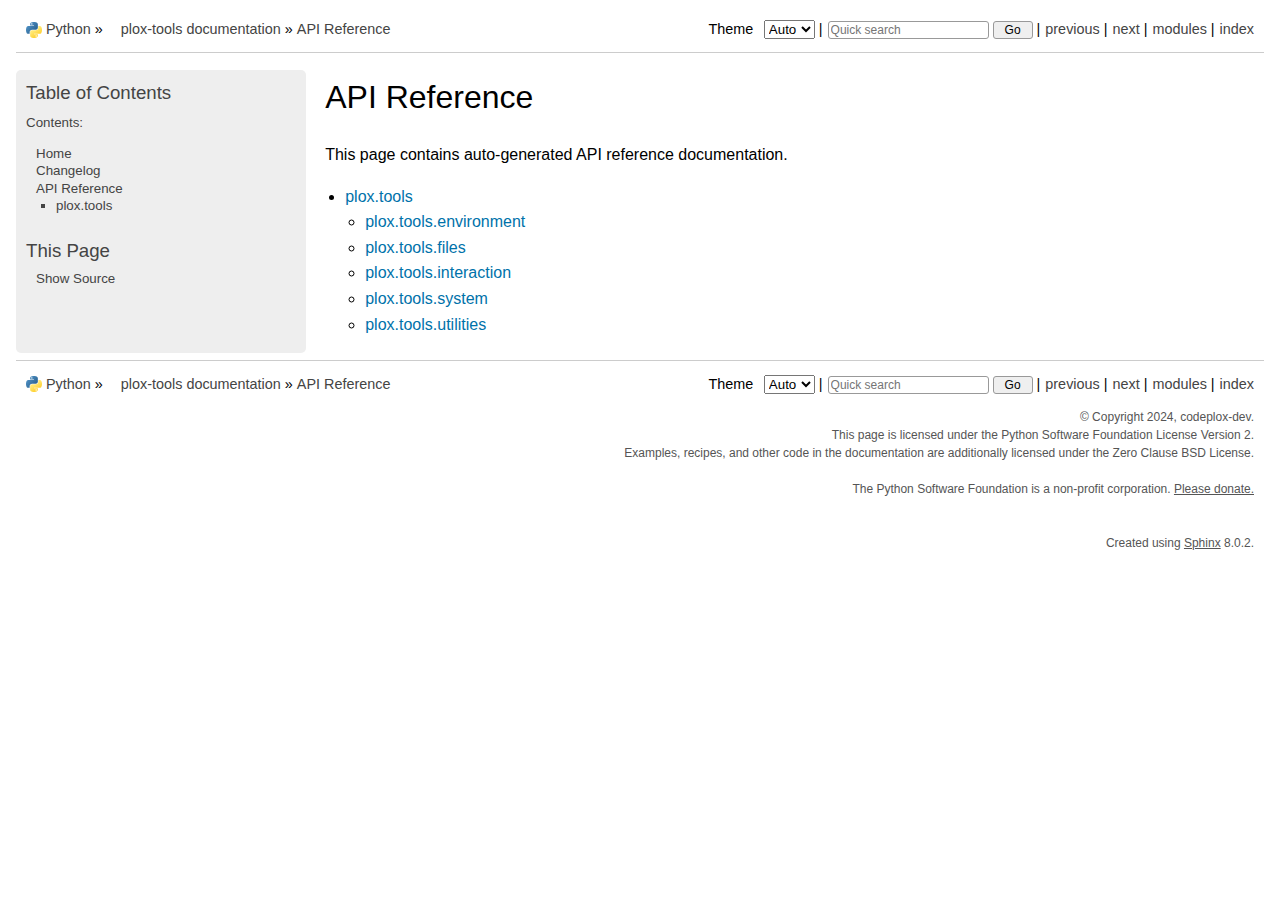
<file: api/index.html>
<!DOCTYPE html>

<html lang="en" data-content_root="../">
  <head>
    <meta charset="utf-8" />
    <meta name="viewport" content="width=device-width, initial-scale=1.0" /><meta name="viewport" content="width=device-width, initial-scale=1" />

    <title>API Reference &#8212; plox-tools  documentation</title><meta name="viewport" content="width=device-width, initial-scale=1.0">
    
    <link rel="stylesheet" type="text/css" href="../_static/pygments.css?v=80d5e7a1" />
    <link rel="stylesheet" type="text/css" href="../_static/pydoctheme.css?v=41b4f12d" />
    <link rel="stylesheet" type="text/css" href="../_static/graphviz.css?v=fd3f3429" />
    <link id="pygments_dark_css" media="(prefers-color-scheme: dark)" rel="stylesheet" type="text/css" href="../_static/pygments_dark.css?v=b20cc3f5" />
    <link rel="stylesheet" type="text/css" href="../_static/custom.css?v=ab55c6b8" />
    
    <script src="../_static/documentation_options.js?v=5929fcd5"></script>
    <script src="../_static/doctools.js?v=9a2dae69"></script>
    <script src="../_static/sphinx_highlight.js?v=dc90522c"></script>
    
    <link rel="index" title="Index" href="../genindex.html" />
    <link rel="search" title="Search" href="../search.html" />
    <link rel="next" title="plox.tools" href="plox/tools/index.html" />
    <link rel="prev" title="Changelog" href="../changelog.html" /><link rel="stylesheet" href="../_static/pydoctheme_dark.css" media="(prefers-color-scheme: dark)" id="pydoctheme_dark_css">
    <link rel="shortcut icon" type="image/png" href="../_static/py.svg" />
            <script type="text/javascript" src="../_static/copybutton.js"></script>
            <script type="text/javascript" src="../_static/menu.js"></script>
            <script type="text/javascript" src="../_static/search-focus.js"></script>
            <script type="text/javascript" src="../_static/themetoggle.js"></script> 
  </head>
<body>
<div class="mobile-nav">
    <input type="checkbox" id="menuToggler" class="toggler__input" aria-controls="navigation"
           aria-pressed="false" aria-expanded="false" role="button" aria-label="Menu" />
    <nav class="nav-content" role="navigation">
        <label for="menuToggler" class="toggler__label">
            <span></span>
        </label>
        <span class="nav-items-wrapper">
            <a href="https://www.python.org/" class="nav-logo">
                <img src="../_static/py.svg" alt="Python logo"/>
            </a>
            <span class="version_switcher_placeholder"></span>
            <form role="search" class="search" action="../search.html" method="get">
                <svg xmlns="http://www.w3.org/2000/svg" width="20" height="20" viewBox="0 0 24 24" class="search-icon">
                    <path fill-rule="nonzero" fill="currentColor" d="M15.5 14h-.79l-.28-.27a6.5 6.5 0 001.48-5.34c-.47-2.78-2.79-5-5.59-5.34a6.505 6.505 0 00-7.27 7.27c.34 2.8 2.56 5.12 5.34 5.59a6.5 6.5 0 005.34-1.48l.27.28v.79l4.25 4.25c.41.41 1.08.41 1.49 0 .41-.41.41-1.08 0-1.49L15.5 14zm-6 0C7.01 14 5 11.99 5 9.5S7.01 5 9.5 5 14 7.01 14 9.5 11.99 14 9.5 14z"></path>
                </svg>
                <input placeholder="Quick search" aria-label="Quick search" type="search" name="q" />
                <input type="submit" value="Go"/>
            </form>
        </span>
    </nav>
    <div class="menu-wrapper">
        <nav class="menu" role="navigation" aria-label="main navigation">
            <div class="language_switcher_placeholder"></div>
            
<label class="theme-selector-label">
    Theme
    <select class="theme-selector" oninput="activateTheme(this.value)">
        <option value="auto" selected>Auto</option>
        <option value="light">Light</option>
        <option value="dark">Dark</option>
    </select>
</label>
<h3><a href="../index.html">Table of Contents</a></h3>
<p class="caption" role="heading"><span class="caption-text">Contents:</span></p>
<ul class="current">
<li class="toctree-l1"><a class="reference internal" href="../index.html">Home</a></li>
<li class="toctree-l1"><a class="reference internal" href="../changelog.html">Changelog</a></li>
<li class="toctree-l1 current"><a class="current reference internal" href="#">API Reference</a><ul>
<li class="toctree-l2"><a class="reference internal" href="plox/tools/index.html">plox.tools</a></li>
</ul>
</li>
</ul>

  <div role="note" aria-label="source link">
    <h3>This Page</h3>
    <ul class="this-page-menu">
      <li><a href="../_sources/api/index.rst.txt"
            rel="nofollow">Show Source</a></li>
    </ul>
   </div>
<search id="searchbox" style="display: none" role="search">
  <h3 id="searchlabel">Quick search</h3>
    <div class="searchformwrapper">
    <form class="search" action="../search.html" method="get">
      <input type="text" name="q" aria-labelledby="searchlabel" autocomplete="off" autocorrect="off" autocapitalize="off" spellcheck="false"/>
      <input type="submit" value="Go" />
    </form>
    </div>
</search>
<script>document.getElementById('searchbox').style.display = "block"</script>
        </nav>
    </div>
</div>
  
    <div class="related" role="navigation" aria-label="Related">
      <h3>Navigation</h3>
      <ul>
        <li class="right" style="margin-right: 10px">
          <a href="../genindex.html" title="General Index"
             accesskey="I">index</a></li>
        <li class="right" >
          <a href="../py-modindex.html" title="Python Module Index"
             >modules</a> |</li>
        <li class="right" >
          <a href="plox/tools/index.html" title="plox.tools"
             accesskey="N">next</a> |</li>
        <li class="right" >
          <a href="../changelog.html" title="Changelog"
             accesskey="P">previous</a> |</li>
          <li><img src="../_static/py.svg" alt="Python logo" style="vertical-align: middle; margin-top: -1px"/></li>
          <li><a href="https://www.python.org/">Python</a> &#187;</li>
          <li class="switchers">
            <div class="language_switcher_placeholder"></div>
            <div class="version_switcher_placeholder"></div>
          </li>
          <li>
              
              <a href="../index.html">plox-tools  documentation</a> &#187;
              
          </li>
        <li class="nav-item nav-item-this"><a href="">API Reference</a></li>
                <li class="right">
                    

    <div class="inline-search" role="search">
        <form class="inline-search" action="../search.html" method="get">
          <input placeholder="Quick search" aria-label="Quick search" type="search" name="q" id="search-box" />
          <input type="submit" value="Go" />
        </form>
    </div>
                     |
                </li>
            <li class="right">
<label class="theme-selector-label">
    Theme
    <select class="theme-selector" oninput="activateTheme(this.value)">
        <option value="auto" selected>Auto</option>
        <option value="light">Light</option>
        <option value="dark">Dark</option>
    </select>
</label> |</li>
            
      </ul>
    </div>    

    <div class="document">
      <div class="documentwrapper">
        <div class="bodywrapper">
          <div class="body" role="main">
            
  <section id="api-reference">
<h1>API Reference<a class="headerlink" href="#api-reference" title="Link to this heading">¶</a></h1>
<p>This page contains auto-generated API reference documentation.</p>
<div class="toctree-wrapper compound">
<ul>
<li class="toctree-l1"><a class="reference internal" href="plox/tools/index.html">plox.tools</a><ul>
<li class="toctree-l2"><a class="reference internal" href="plox/tools/environment/index.html">plox.tools.environment</a></li>
<li class="toctree-l2"><a class="reference internal" href="plox/tools/files/index.html">plox.tools.files</a></li>
<li class="toctree-l2"><a class="reference internal" href="plox/tools/interaction/index.html">plox.tools.interaction</a></li>
<li class="toctree-l2"><a class="reference internal" href="plox/tools/system/index.html">plox.tools.system</a></li>
<li class="toctree-l2"><a class="reference internal" href="plox/tools/utilities/index.html">plox.tools.utilities</a></li>
</ul>
</li>
</ul>
</div>
</section>


            <div class="clearer"></div>
          </div>
        </div>
      </div>
      <div class="sphinxsidebar" role="navigation" aria-label="Main">
        <div class="sphinxsidebarwrapper">
<h3><a href="../index.html">Table of Contents</a></h3>
<p class="caption" role="heading"><span class="caption-text">Contents:</span></p>
<ul class="current">
<li class="toctree-l1"><a class="reference internal" href="../index.html">Home</a></li>
<li class="toctree-l1"><a class="reference internal" href="../changelog.html">Changelog</a></li>
<li class="toctree-l1 current"><a class="current reference internal" href="#">API Reference</a><ul>
<li class="toctree-l2"><a class="reference internal" href="plox/tools/index.html">plox.tools</a></li>
</ul>
</li>
</ul>

  <div role="note" aria-label="source link">
    <h3>This Page</h3>
    <ul class="this-page-menu">
      <li><a href="../_sources/api/index.rst.txt"
            rel="nofollow">Show Source</a></li>
    </ul>
   </div>
<search id="searchbox" style="display: none" role="search">
  <h3 id="searchlabel">Quick search</h3>
    <div class="searchformwrapper">
    <form class="search" action="../search.html" method="get">
      <input type="text" name="q" aria-labelledby="searchlabel" autocomplete="off" autocorrect="off" autocapitalize="off" spellcheck="false"/>
      <input type="submit" value="Go" />
    </form>
    </div>
</search>
<script>document.getElementById('searchbox').style.display = "block"</script>
        </div>
      </div>
      <div class="clearer"></div>
    </div>  
    <div class="related" role="navigation" aria-label="Related">
      <h3>Navigation</h3>
      <ul>
        <li class="right" style="margin-right: 10px">
          <a href="../genindex.html" title="General Index"
             >index</a></li>
        <li class="right" >
          <a href="../py-modindex.html" title="Python Module Index"
             >modules</a> |</li>
        <li class="right" >
          <a href="plox/tools/index.html" title="plox.tools"
             >next</a> |</li>
        <li class="right" >
          <a href="../changelog.html" title="Changelog"
             >previous</a> |</li>
          <li><img src="../_static/py.svg" alt="Python logo" style="vertical-align: middle; margin-top: -1px"/></li>
          <li><a href="https://www.python.org/">Python</a> &#187;</li>
          <li class="switchers">
            <div class="language_switcher_placeholder"></div>
            <div class="version_switcher_placeholder"></div>
          </li>
          <li>
              
              <a href="../index.html">plox-tools  documentation</a> &#187;
              
          </li>
        <li class="nav-item nav-item-this"><a href="">API Reference</a></li>
                <li class="right">
                    

    <div class="inline-search" role="search">
        <form class="inline-search" action="../search.html" method="get">
          <input placeholder="Quick search" aria-label="Quick search" type="search" name="q" id="search-box" />
          <input type="submit" value="Go" />
        </form>
    </div>
                     |
                </li>
            <li class="right">
<label class="theme-selector-label">
    Theme
    <select class="theme-selector" oninput="activateTheme(this.value)">
        <option value="auto" selected>Auto</option>
        <option value="light">Light</option>
        <option value="dark">Dark</option>
    </select>
</label> |</li>
            
      </ul>
    </div>  
    <div class="footer">
    &copy; 
    Copyright
     2024, codeplox-dev.
    <br />
    This page is licensed under the Python Software Foundation License Version 2.
    <br />
    Examples, recipes, and other code in the documentation are additionally licensed under the Zero Clause BSD License.
    <br />
    
    
    <br />

    The Python Software Foundation is a non-profit corporation.
<a href="https://www.python.org/psf/donations/">Please donate.</a>
<br />
    <br />
    
    <br />

    Created using <a href="https://www.sphinx-doc.org/">Sphinx</a> 8.0.2.
    </div>

  </body>
</html>
</file>
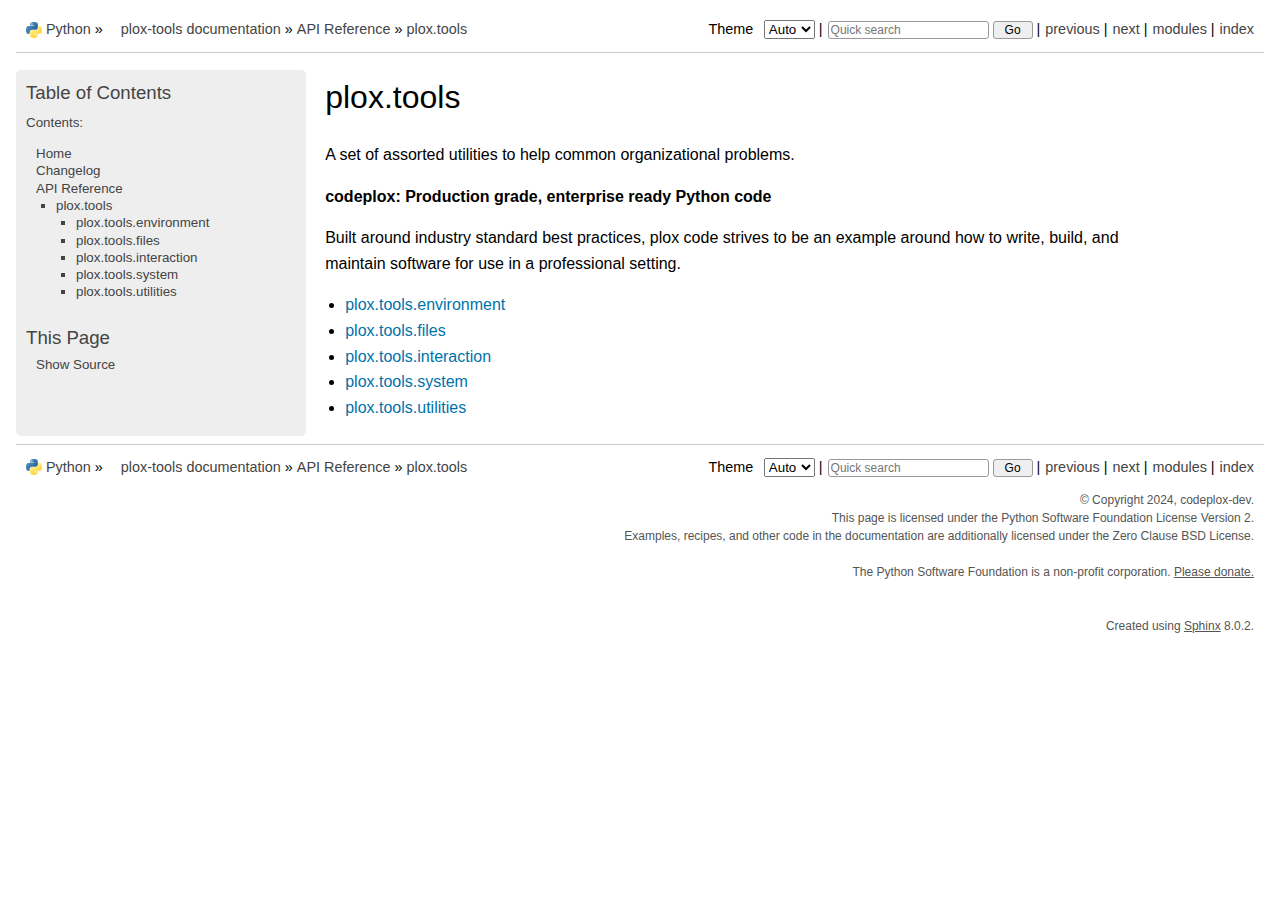
<file: api/plox/tools/index.html>
<!DOCTYPE html>

<html lang="en" data-content_root="../../../">
  <head>
    <meta charset="utf-8" />
    <meta name="viewport" content="width=device-width, initial-scale=1.0" /><meta name="viewport" content="width=device-width, initial-scale=1" />

    <title>plox.tools &#8212; plox-tools  documentation</title><meta name="viewport" content="width=device-width, initial-scale=1.0">
    
    <link rel="stylesheet" type="text/css" href="../../../_static/pygments.css?v=80d5e7a1" />
    <link rel="stylesheet" type="text/css" href="../../../_static/pydoctheme.css?v=41b4f12d" />
    <link rel="stylesheet" type="text/css" href="../../../_static/graphviz.css?v=fd3f3429" />
    <link id="pygments_dark_css" media="(prefers-color-scheme: dark)" rel="stylesheet" type="text/css" href="../../../_static/pygments_dark.css?v=b20cc3f5" />
    <link rel="stylesheet" type="text/css" href="../../../_static/custom.css?v=ab55c6b8" />
    
    <script src="../../../_static/documentation_options.js?v=5929fcd5"></script>
    <script src="../../../_static/doctools.js?v=9a2dae69"></script>
    <script src="../../../_static/sphinx_highlight.js?v=dc90522c"></script>
    
    <link rel="index" title="Index" href="../../../genindex.html" />
    <link rel="search" title="Search" href="../../../search.html" />
    <link rel="next" title="plox.tools.environment" href="environment/index.html" />
    <link rel="prev" title="API Reference" href="../../index.html" /><link rel="stylesheet" href="../../../_static/pydoctheme_dark.css" media="(prefers-color-scheme: dark)" id="pydoctheme_dark_css">
    <link rel="shortcut icon" type="image/png" href="../../../_static/py.svg" />
            <script type="text/javascript" src="../../../_static/copybutton.js"></script>
            <script type="text/javascript" src="../../../_static/menu.js"></script>
            <script type="text/javascript" src="../../../_static/search-focus.js"></script>
            <script type="text/javascript" src="../../../_static/themetoggle.js"></script> 
  </head>
<body>
<div class="mobile-nav">
    <input type="checkbox" id="menuToggler" class="toggler__input" aria-controls="navigation"
           aria-pressed="false" aria-expanded="false" role="button" aria-label="Menu" />
    <nav class="nav-content" role="navigation">
        <label for="menuToggler" class="toggler__label">
            <span></span>
        </label>
        <span class="nav-items-wrapper">
            <a href="https://www.python.org/" class="nav-logo">
                <img src="../../../_static/py.svg" alt="Python logo"/>
            </a>
            <span class="version_switcher_placeholder"></span>
            <form role="search" class="search" action="../../../search.html" method="get">
                <svg xmlns="http://www.w3.org/2000/svg" width="20" height="20" viewBox="0 0 24 24" class="search-icon">
                    <path fill-rule="nonzero" fill="currentColor" d="M15.5 14h-.79l-.28-.27a6.5 6.5 0 001.48-5.34c-.47-2.78-2.79-5-5.59-5.34a6.505 6.505 0 00-7.27 7.27c.34 2.8 2.56 5.12 5.34 5.59a6.5 6.5 0 005.34-1.48l.27.28v.79l4.25 4.25c.41.41 1.08.41 1.49 0 .41-.41.41-1.08 0-1.49L15.5 14zm-6 0C7.01 14 5 11.99 5 9.5S7.01 5 9.5 5 14 7.01 14 9.5 11.99 14 9.5 14z"></path>
                </svg>
                <input placeholder="Quick search" aria-label="Quick search" type="search" name="q" />
                <input type="submit" value="Go"/>
            </form>
        </span>
    </nav>
    <div class="menu-wrapper">
        <nav class="menu" role="navigation" aria-label="main navigation">
            <div class="language_switcher_placeholder"></div>
            
<label class="theme-selector-label">
    Theme
    <select class="theme-selector" oninput="activateTheme(this.value)">
        <option value="auto" selected>Auto</option>
        <option value="light">Light</option>
        <option value="dark">Dark</option>
    </select>
</label>
<h3><a href="../../../index.html">Table of Contents</a></h3>
<p class="caption" role="heading"><span class="caption-text">Contents:</span></p>
<ul class="current">
<li class="toctree-l1"><a class="reference internal" href="../../../index.html">Home</a></li>
<li class="toctree-l1"><a class="reference internal" href="../../../changelog.html">Changelog</a></li>
<li class="toctree-l1 current"><a class="reference internal" href="../../index.html">API Reference</a><ul class="current">
<li class="toctree-l2 current"><a class="current reference internal" href="#">plox.tools</a><ul>
<li class="toctree-l3"><a class="reference internal" href="environment/index.html">plox.tools.environment</a></li>
<li class="toctree-l3"><a class="reference internal" href="files/index.html">plox.tools.files</a></li>
<li class="toctree-l3"><a class="reference internal" href="interaction/index.html">plox.tools.interaction</a></li>
<li class="toctree-l3"><a class="reference internal" href="system/index.html">plox.tools.system</a></li>
<li class="toctree-l3"><a class="reference internal" href="utilities/index.html">plox.tools.utilities</a></li>
</ul>
</li>
</ul>
</li>
</ul>

  <div role="note" aria-label="source link">
    <h3>This Page</h3>
    <ul class="this-page-menu">
      <li><a href="../../../_sources/api/plox/tools/index.rst.txt"
            rel="nofollow">Show Source</a></li>
    </ul>
   </div>
<search id="searchbox" style="display: none" role="search">
  <h3 id="searchlabel">Quick search</h3>
    <div class="searchformwrapper">
    <form class="search" action="../../../search.html" method="get">
      <input type="text" name="q" aria-labelledby="searchlabel" autocomplete="off" autocorrect="off" autocapitalize="off" spellcheck="false"/>
      <input type="submit" value="Go" />
    </form>
    </div>
</search>
<script>document.getElementById('searchbox').style.display = "block"</script>
        </nav>
    </div>
</div>
  
    <div class="related" role="navigation" aria-label="Related">
      <h3>Navigation</h3>
      <ul>
        <li class="right" style="margin-right: 10px">
          <a href="../../../genindex.html" title="General Index"
             accesskey="I">index</a></li>
        <li class="right" >
          <a href="../../../py-modindex.html" title="Python Module Index"
             >modules</a> |</li>
        <li class="right" >
          <a href="environment/index.html" title="plox.tools.environment"
             accesskey="N">next</a> |</li>
        <li class="right" >
          <a href="../../index.html" title="API Reference"
             accesskey="P">previous</a> |</li>
          <li><img src="../../../_static/py.svg" alt="Python logo" style="vertical-align: middle; margin-top: -1px"/></li>
          <li><a href="https://www.python.org/">Python</a> &#187;</li>
          <li class="switchers">
            <div class="language_switcher_placeholder"></div>
            <div class="version_switcher_placeholder"></div>
          </li>
          <li>
              
              <a href="../../../index.html">plox-tools  documentation</a> &#187;
              
          </li>
          <li class="nav-item nav-item-1"><a href="../../index.html" accesskey="U">API Reference</a> &#187;</li>
        <li class="nav-item nav-item-this"><a href="">plox.tools</a></li>
                <li class="right">
                    

    <div class="inline-search" role="search">
        <form class="inline-search" action="../../../search.html" method="get">
          <input placeholder="Quick search" aria-label="Quick search" type="search" name="q" id="search-box" />
          <input type="submit" value="Go" />
        </form>
    </div>
                     |
                </li>
            <li class="right">
<label class="theme-selector-label">
    Theme
    <select class="theme-selector" oninput="activateTheme(this.value)">
        <option value="auto" selected>Auto</option>
        <option value="light">Light</option>
        <option value="dark">Dark</option>
    </select>
</label> |</li>
            
      </ul>
    </div>    

    <div class="document">
      <div class="documentwrapper">
        <div class="bodywrapper">
          <div class="body" role="main">
            
  <section id="module-plox.tools">
<span id="plox-tools"></span><h1>plox.tools<a class="headerlink" href="#module-plox.tools" title="Link to this heading">¶</a></h1>
<p>A set of assorted utilities to help common organizational problems.</p>
<p><strong>codeplox: Production grade, enterprise ready Python code</strong></p>
<p>Built around industry standard best practices, plox code strives to be an
example around how to write, build, and maintain software for use in a professional
setting.</p>
<div class="toctree-wrapper compound">
<ul>
<li class="toctree-l1"><a class="reference internal" href="environment/index.html">plox.tools.environment</a></li>
<li class="toctree-l1"><a class="reference internal" href="files/index.html">plox.tools.files</a></li>
<li class="toctree-l1"><a class="reference internal" href="interaction/index.html">plox.tools.interaction</a></li>
<li class="toctree-l1"><a class="reference internal" href="system/index.html">plox.tools.system</a></li>
<li class="toctree-l1"><a class="reference internal" href="utilities/index.html">plox.tools.utilities</a></li>
</ul>
</div>
</section>


            <div class="clearer"></div>
          </div>
        </div>
      </div>
      <div class="sphinxsidebar" role="navigation" aria-label="Main">
        <div class="sphinxsidebarwrapper">
<h3><a href="../../../index.html">Table of Contents</a></h3>
<p class="caption" role="heading"><span class="caption-text">Contents:</span></p>
<ul class="current">
<li class="toctree-l1"><a class="reference internal" href="../../../index.html">Home</a></li>
<li class="toctree-l1"><a class="reference internal" href="../../../changelog.html">Changelog</a></li>
<li class="toctree-l1 current"><a class="reference internal" href="../../index.html">API Reference</a><ul class="current">
<li class="toctree-l2 current"><a class="current reference internal" href="#">plox.tools</a><ul>
<li class="toctree-l3"><a class="reference internal" href="environment/index.html">plox.tools.environment</a></li>
<li class="toctree-l3"><a class="reference internal" href="files/index.html">plox.tools.files</a></li>
<li class="toctree-l3"><a class="reference internal" href="interaction/index.html">plox.tools.interaction</a></li>
<li class="toctree-l3"><a class="reference internal" href="system/index.html">plox.tools.system</a></li>
<li class="toctree-l3"><a class="reference internal" href="utilities/index.html">plox.tools.utilities</a></li>
</ul>
</li>
</ul>
</li>
</ul>

  <div role="note" aria-label="source link">
    <h3>This Page</h3>
    <ul class="this-page-menu">
      <li><a href="../../../_sources/api/plox/tools/index.rst.txt"
            rel="nofollow">Show Source</a></li>
    </ul>
   </div>
<search id="searchbox" style="display: none" role="search">
  <h3 id="searchlabel">Quick search</h3>
    <div class="searchformwrapper">
    <form class="search" action="../../../search.html" method="get">
      <input type="text" name="q" aria-labelledby="searchlabel" autocomplete="off" autocorrect="off" autocapitalize="off" spellcheck="false"/>
      <input type="submit" value="Go" />
    </form>
    </div>
</search>
<script>document.getElementById('searchbox').style.display = "block"</script>
        </div>
      </div>
      <div class="clearer"></div>
    </div>  
    <div class="related" role="navigation" aria-label="Related">
      <h3>Navigation</h3>
      <ul>
        <li class="right" style="margin-right: 10px">
          <a href="../../../genindex.html" title="General Index"
             >index</a></li>
        <li class="right" >
          <a href="../../../py-modindex.html" title="Python Module Index"
             >modules</a> |</li>
        <li class="right" >
          <a href="environment/index.html" title="plox.tools.environment"
             >next</a> |</li>
        <li class="right" >
          <a href="../../index.html" title="API Reference"
             >previous</a> |</li>
          <li><img src="../../../_static/py.svg" alt="Python logo" style="vertical-align: middle; margin-top: -1px"/></li>
          <li><a href="https://www.python.org/">Python</a> &#187;</li>
          <li class="switchers">
            <div class="language_switcher_placeholder"></div>
            <div class="version_switcher_placeholder"></div>
          </li>
          <li>
              
              <a href="../../../index.html">plox-tools  documentation</a> &#187;
              
          </li>
          <li class="nav-item nav-item-1"><a href="../../index.html" >API Reference</a> &#187;</li>
        <li class="nav-item nav-item-this"><a href="">plox.tools</a></li>
                <li class="right">
                    

    <div class="inline-search" role="search">
        <form class="inline-search" action="../../../search.html" method="get">
          <input placeholder="Quick search" aria-label="Quick search" type="search" name="q" id="search-box" />
          <input type="submit" value="Go" />
        </form>
    </div>
                     |
                </li>
            <li class="right">
<label class="theme-selector-label">
    Theme
    <select class="theme-selector" oninput="activateTheme(this.value)">
        <option value="auto" selected>Auto</option>
        <option value="light">Light</option>
        <option value="dark">Dark</option>
    </select>
</label> |</li>
            
      </ul>
    </div>  
    <div class="footer">
    &copy; 
    Copyright
     2024, codeplox-dev.
    <br />
    This page is licensed under the Python Software Foundation License Version 2.
    <br />
    Examples, recipes, and other code in the documentation are additionally licensed under the Zero Clause BSD License.
    <br />
    
    
    <br />

    The Python Software Foundation is a non-profit corporation.
<a href="https://www.python.org/psf/donations/">Please donate.</a>
<br />
    <br />
    
    <br />

    Created using <a href="https://www.sphinx-doc.org/">Sphinx</a> 8.0.2.
    </div>

  </body>
</html>
</file>
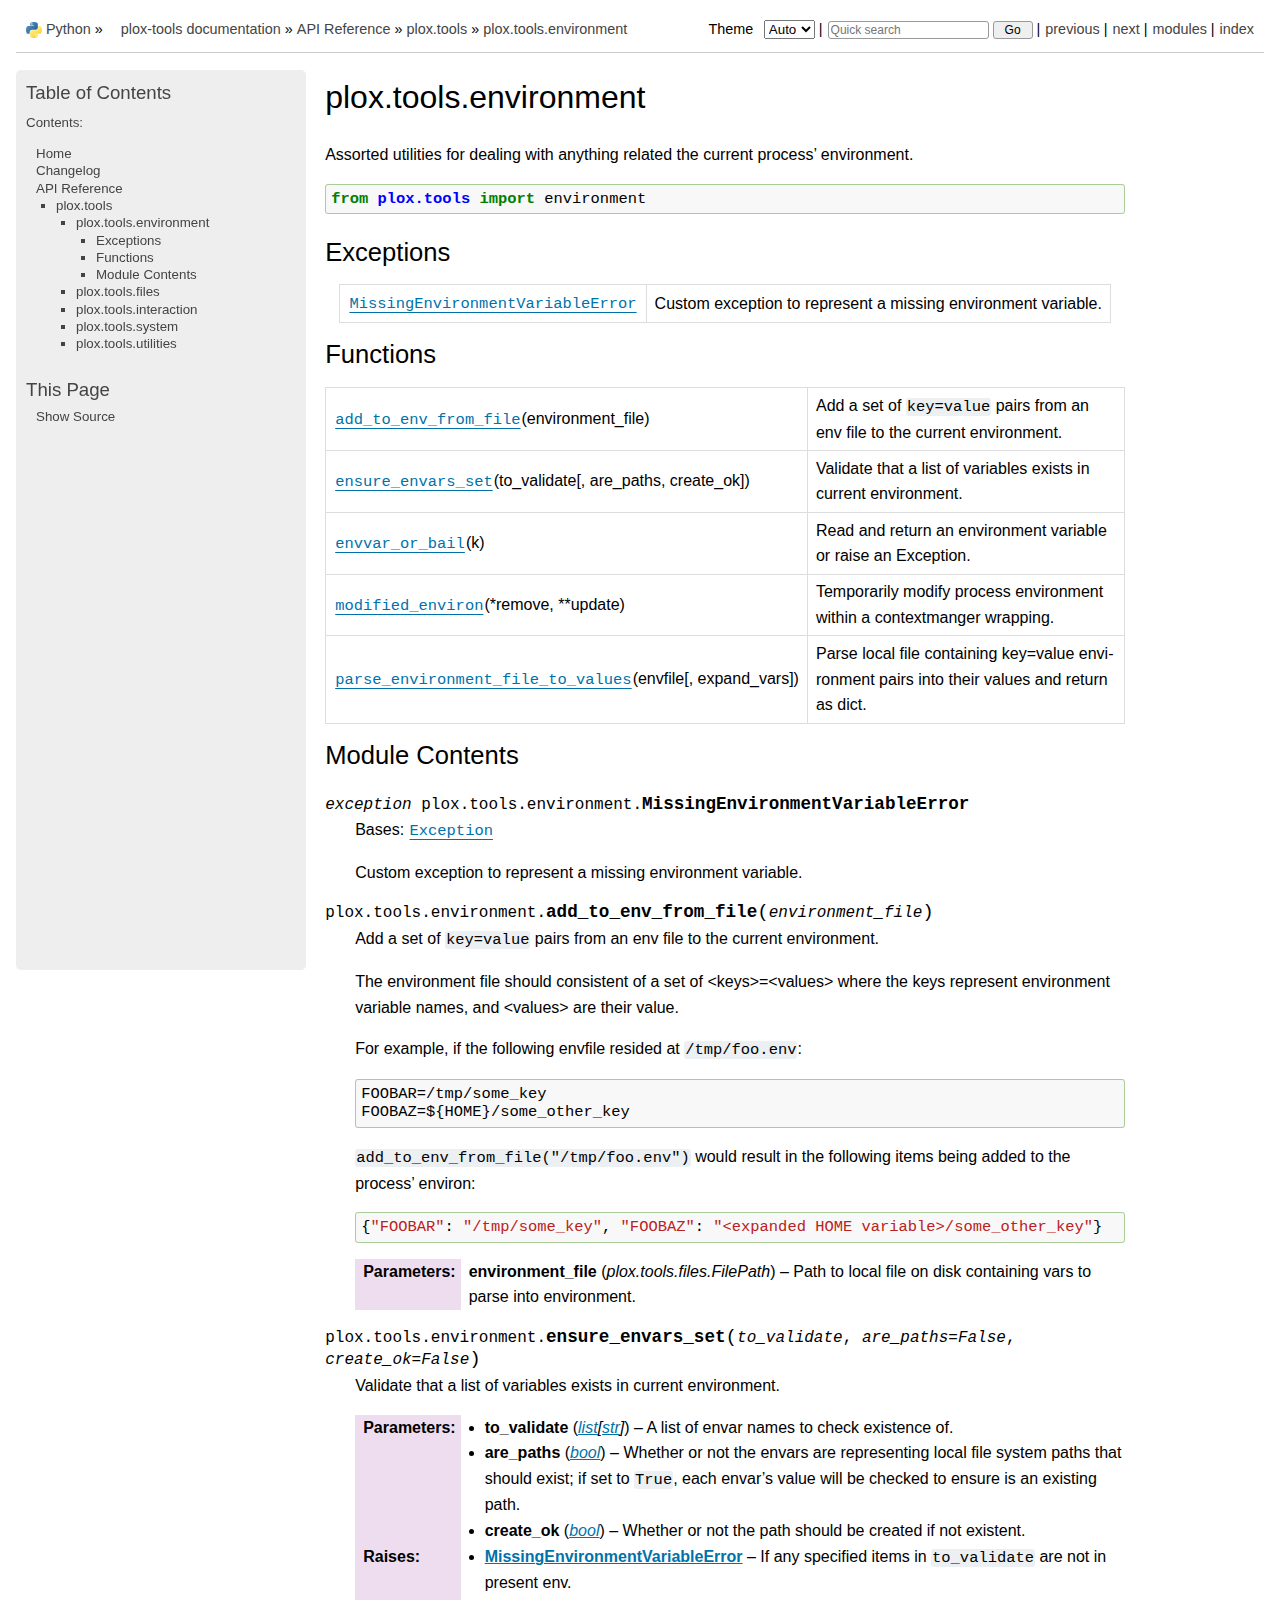
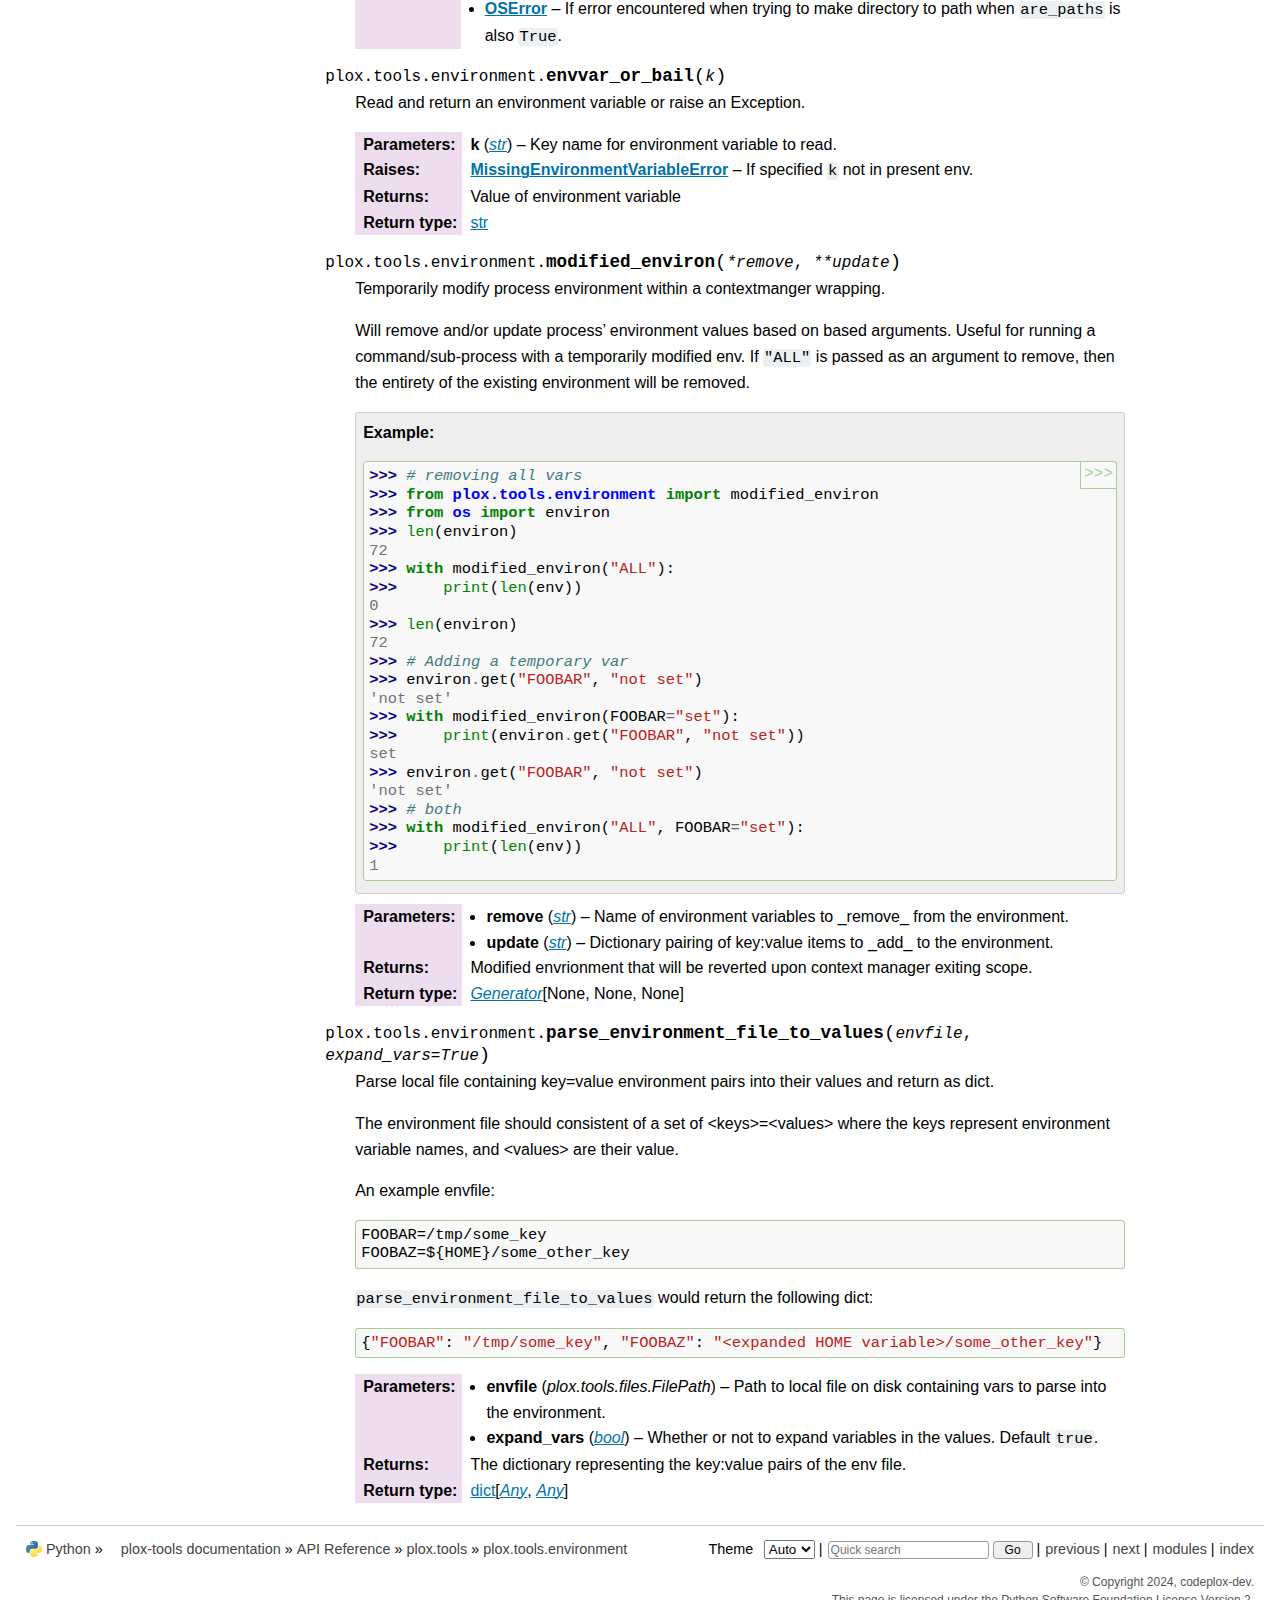
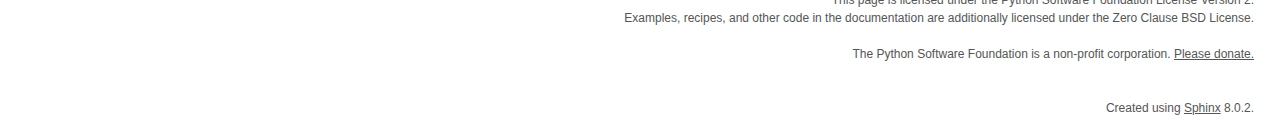
<file: api/plox/tools/environment/index.html>
<!DOCTYPE html>

<html lang="en" data-content_root="../../../../">
  <head>
    <meta charset="utf-8" />
    <meta name="viewport" content="width=device-width, initial-scale=1.0" /><meta name="viewport" content="width=device-width, initial-scale=1" />

    <title>plox.tools.environment &#8212; plox-tools  documentation</title><meta name="viewport" content="width=device-width, initial-scale=1.0">
    
    <link rel="stylesheet" type="text/css" href="../../../../_static/pygments.css?v=80d5e7a1" />
    <link rel="stylesheet" type="text/css" href="../../../../_static/pydoctheme.css?v=41b4f12d" />
    <link rel="stylesheet" type="text/css" href="../../../../_static/graphviz.css?v=fd3f3429" />
    <link id="pygments_dark_css" media="(prefers-color-scheme: dark)" rel="stylesheet" type="text/css" href="../../../../_static/pygments_dark.css?v=b20cc3f5" />
    <link rel="stylesheet" type="text/css" href="../../../../_static/custom.css?v=ab55c6b8" />
    
    <script src="../../../../_static/documentation_options.js?v=5929fcd5"></script>
    <script src="../../../../_static/doctools.js?v=9a2dae69"></script>
    <script src="../../../../_static/sphinx_highlight.js?v=dc90522c"></script>
    
    <link rel="index" title="Index" href="../../../../genindex.html" />
    <link rel="search" title="Search" href="../../../../search.html" />
    <link rel="next" title="plox.tools.files" href="../files/index.html" />
    <link rel="prev" title="plox.tools" href="../index.html" /><link rel="stylesheet" href="../../../../_static/pydoctheme_dark.css" media="(prefers-color-scheme: dark)" id="pydoctheme_dark_css">
    <link rel="shortcut icon" type="image/png" href="../../../../_static/py.svg" />
            <script type="text/javascript" src="../../../../_static/copybutton.js"></script>
            <script type="text/javascript" src="../../../../_static/menu.js"></script>
            <script type="text/javascript" src="../../../../_static/search-focus.js"></script>
            <script type="text/javascript" src="../../../../_static/themetoggle.js"></script> 
  </head>
<body>
<div class="mobile-nav">
    <input type="checkbox" id="menuToggler" class="toggler__input" aria-controls="navigation"
           aria-pressed="false" aria-expanded="false" role="button" aria-label="Menu" />
    <nav class="nav-content" role="navigation">
        <label for="menuToggler" class="toggler__label">
            <span></span>
        </label>
        <span class="nav-items-wrapper">
            <a href="https://www.python.org/" class="nav-logo">
                <img src="../../../../_static/py.svg" alt="Python logo"/>
            </a>
            <span class="version_switcher_placeholder"></span>
            <form role="search" class="search" action="../../../../search.html" method="get">
                <svg xmlns="http://www.w3.org/2000/svg" width="20" height="20" viewBox="0 0 24 24" class="search-icon">
                    <path fill-rule="nonzero" fill="currentColor" d="M15.5 14h-.79l-.28-.27a6.5 6.5 0 001.48-5.34c-.47-2.78-2.79-5-5.59-5.34a6.505 6.505 0 00-7.27 7.27c.34 2.8 2.56 5.12 5.34 5.59a6.5 6.5 0 005.34-1.48l.27.28v.79l4.25 4.25c.41.41 1.08.41 1.49 0 .41-.41.41-1.08 0-1.49L15.5 14zm-6 0C7.01 14 5 11.99 5 9.5S7.01 5 9.5 5 14 7.01 14 9.5 11.99 14 9.5 14z"></path>
                </svg>
                <input placeholder="Quick search" aria-label="Quick search" type="search" name="q" />
                <input type="submit" value="Go"/>
            </form>
        </span>
    </nav>
    <div class="menu-wrapper">
        <nav class="menu" role="navigation" aria-label="main navigation">
            <div class="language_switcher_placeholder"></div>
            
<label class="theme-selector-label">
    Theme
    <select class="theme-selector" oninput="activateTheme(this.value)">
        <option value="auto" selected>Auto</option>
        <option value="light">Light</option>
        <option value="dark">Dark</option>
    </select>
</label>
<h3><a href="../../../../index.html">Table of Contents</a></h3>
<p class="caption" role="heading"><span class="caption-text">Contents:</span></p>
<ul class="current">
<li class="toctree-l1"><a class="reference internal" href="../../../../index.html">Home</a></li>
<li class="toctree-l1"><a class="reference internal" href="../../../../changelog.html">Changelog</a></li>
<li class="toctree-l1 current"><a class="reference internal" href="../../../index.html">API Reference</a><ul class="current">
<li class="toctree-l2 current"><a class="reference internal" href="../index.html">plox.tools</a><ul class="current">
<li class="toctree-l3 current"><a class="current reference internal" href="#">plox.tools.environment</a><ul>
<li class="toctree-l4"><a class="reference internal" href="#exceptions">Exceptions</a></li>
<li class="toctree-l4"><a class="reference internal" href="#functions">Functions</a></li>
<li class="toctree-l4"><a class="reference internal" href="#module-contents">Module Contents</a></li>
</ul>
</li>
<li class="toctree-l3"><a class="reference internal" href="../files/index.html">plox.tools.files</a></li>
<li class="toctree-l3"><a class="reference internal" href="../interaction/index.html">plox.tools.interaction</a></li>
<li class="toctree-l3"><a class="reference internal" href="../system/index.html">plox.tools.system</a></li>
<li class="toctree-l3"><a class="reference internal" href="../utilities/index.html">plox.tools.utilities</a></li>
</ul>
</li>
</ul>
</li>
</ul>

  <div role="note" aria-label="source link">
    <h3>This Page</h3>
    <ul class="this-page-menu">
      <li><a href="../../../../_sources/api/plox/tools/environment/index.rst.txt"
            rel="nofollow">Show Source</a></li>
    </ul>
   </div>
<search id="searchbox" style="display: none" role="search">
  <h3 id="searchlabel">Quick search</h3>
    <div class="searchformwrapper">
    <form class="search" action="../../../../search.html" method="get">
      <input type="text" name="q" aria-labelledby="searchlabel" autocomplete="off" autocorrect="off" autocapitalize="off" spellcheck="false"/>
      <input type="submit" value="Go" />
    </form>
    </div>
</search>
<script>document.getElementById('searchbox').style.display = "block"</script>
        </nav>
    </div>
</div>
  
    <div class="related" role="navigation" aria-label="Related">
      <h3>Navigation</h3>
      <ul>
        <li class="right" style="margin-right: 10px">
          <a href="../../../../genindex.html" title="General Index"
             accesskey="I">index</a></li>
        <li class="right" >
          <a href="../../../../py-modindex.html" title="Python Module Index"
             >modules</a> |</li>
        <li class="right" >
          <a href="../files/index.html" title="plox.tools.files"
             accesskey="N">next</a> |</li>
        <li class="right" >
          <a href="../index.html" title="plox.tools"
             accesskey="P">previous</a> |</li>
          <li><img src="../../../../_static/py.svg" alt="Python logo" style="vertical-align: middle; margin-top: -1px"/></li>
          <li><a href="https://www.python.org/">Python</a> &#187;</li>
          <li class="switchers">
            <div class="language_switcher_placeholder"></div>
            <div class="version_switcher_placeholder"></div>
          </li>
          <li>
              
              <a href="../../../../index.html">plox-tools  documentation</a> &#187;
              
          </li>
          <li class="nav-item nav-item-1"><a href="../../../index.html" >API Reference</a> &#187;</li>
          <li class="nav-item nav-item-2"><a href="../index.html" accesskey="U">plox.tools</a> &#187;</li>
        <li class="nav-item nav-item-this"><a href="">plox.tools.environment</a></li>
                <li class="right">
                    

    <div class="inline-search" role="search">
        <form class="inline-search" action="../../../../search.html" method="get">
          <input placeholder="Quick search" aria-label="Quick search" type="search" name="q" id="search-box" />
          <input type="submit" value="Go" />
        </form>
    </div>
                     |
                </li>
            <li class="right">
<label class="theme-selector-label">
    Theme
    <select class="theme-selector" oninput="activateTheme(this.value)">
        <option value="auto" selected>Auto</option>
        <option value="light">Light</option>
        <option value="dark">Dark</option>
    </select>
</label> |</li>
            
      </ul>
    </div>    

    <div class="document">
      <div class="documentwrapper">
        <div class="bodywrapper">
          <div class="body" role="main">
            
  <section id="module-plox.tools.environment">
<span id="plox-tools-environment"></span><h1>plox.tools.environment<a class="headerlink" href="#module-plox.tools.environment" title="Link to this heading">¶</a></h1>
<p>Assorted utilities for dealing with anything related the current process’ environment.</p>
<div class="highlight-python notranslate"><div class="highlight"><pre><span></span><span class="kn">from</span> <span class="nn">plox.tools</span> <span class="kn">import</span> <span class="n">environment</span>
</pre></div>
</div>
<section id="exceptions">
<h2>Exceptions<a class="headerlink" href="#exceptions" title="Link to this heading">¶</a></h2>
<table class="autosummary longtable docutils align-default">
<tbody>
<tr class="row-odd"><td><p><a class="reference internal" href="#plox.tools.environment.MissingEnvironmentVariableError" title="plox.tools.environment.MissingEnvironmentVariableError"><code class="xref py py-obj docutils literal notranslate"><span class="pre">MissingEnvironmentVariableError</span></code></a></p></td>
<td><p>Custom exception to represent a missing environment variable.</p></td>
</tr>
</tbody>
</table>
</section>
<section id="functions">
<h2>Functions<a class="headerlink" href="#functions" title="Link to this heading">¶</a></h2>
<table class="autosummary longtable docutils align-default">
<tbody>
<tr class="row-odd"><td><p><a class="reference internal" href="#plox.tools.environment.add_to_env_from_file" title="plox.tools.environment.add_to_env_from_file"><code class="xref py py-obj docutils literal notranslate"><span class="pre">add_to_env_from_file</span></code></a>(environment_file)</p></td>
<td><p>Add a set of <code class="docutils literal notranslate"><span class="pre">key=value</span></code> pairs from an env file to the current environment.</p></td>
</tr>
<tr class="row-even"><td><p><a class="reference internal" href="#plox.tools.environment.ensure_envars_set" title="plox.tools.environment.ensure_envars_set"><code class="xref py py-obj docutils literal notranslate"><span class="pre">ensure_envars_set</span></code></a>(to_validate[, are_paths, create_ok])</p></td>
<td><p>Validate that a list of variables exists in current environment.</p></td>
</tr>
<tr class="row-odd"><td><p><a class="reference internal" href="#plox.tools.environment.envvar_or_bail" title="plox.tools.environment.envvar_or_bail"><code class="xref py py-obj docutils literal notranslate"><span class="pre">envvar_or_bail</span></code></a>(k)</p></td>
<td><p>Read and return an environment variable or raise an Exception.</p></td>
</tr>
<tr class="row-even"><td><p><a class="reference internal" href="#plox.tools.environment.modified_environ" title="plox.tools.environment.modified_environ"><code class="xref py py-obj docutils literal notranslate"><span class="pre">modified_environ</span></code></a>(*remove, **update)</p></td>
<td><p>Temporarily modify process environment within a contextmanger wrapping.</p></td>
</tr>
<tr class="row-odd"><td><p><a class="reference internal" href="#plox.tools.environment.parse_environment_file_to_values" title="plox.tools.environment.parse_environment_file_to_values"><code class="xref py py-obj docutils literal notranslate"><span class="pre">parse_environment_file_to_values</span></code></a>(envfile[, expand_vars])</p></td>
<td><p>Parse local file containing key=value environment pairs into their values and return as dict.</p></td>
</tr>
</tbody>
</table>
</section>
<section id="module-contents">
<h2>Module Contents<a class="headerlink" href="#module-contents" title="Link to this heading">¶</a></h2>
<dl class="py exception">
<dt class="sig sig-object py" id="plox.tools.environment.MissingEnvironmentVariableError">
<em class="property"><span class="pre">exception</span><span class="w"> </span></em><span class="sig-prename descclassname"><span class="pre">plox.tools.environment.</span></span><span class="sig-name descname"><span class="pre">MissingEnvironmentVariableError</span></span><a class="headerlink" href="#plox.tools.environment.MissingEnvironmentVariableError" title="Link to this definition">¶</a></dt>
<dd><p>Bases: <a class="reference external" href="https://docs.python.org/3.12/library/exceptions.html#Exception" title="(in Python v3.12)"><code class="xref py py-obj docutils literal notranslate"><span class="pre">Exception</span></code></a></p>
<p>Custom exception to represent a missing environment variable.</p>
</dd></dl>

<dl class="py function">
<dt class="sig sig-object py" id="plox.tools.environment.add_to_env_from_file">
<span class="sig-prename descclassname"><span class="pre">plox.tools.environment.</span></span><span class="sig-name descname"><span class="pre">add_to_env_from_file</span></span><span class="sig-paren">(</span><em class="sig-param"><span class="n"><span class="pre">environment_file</span></span></em><span class="sig-paren">)</span><a class="headerlink" href="#plox.tools.environment.add_to_env_from_file" title="Link to this definition">¶</a></dt>
<dd><p>Add a set of <code class="docutils literal notranslate"><span class="pre">key=value</span></code> pairs from an env file to the current environment.</p>
<p>The environment file should consistent of a set of &lt;keys&gt;=&lt;values&gt; where the
keys represent environment variable names, and &lt;values&gt; are their value.</p>
<p>For example, if the following envfile resided at <code class="docutils literal notranslate"><span class="pre">/tmp/foo.env</span></code>:</p>
<div class="highlight-text notranslate"><div class="highlight"><pre><span></span>FOOBAR=/tmp/some_key
FOOBAZ=${HOME}/some_other_key
</pre></div>
</div>
<p><code class="docutils literal notranslate"><span class="pre">add_to_env_from_file(&quot;/tmp/foo.env&quot;)</span></code> would result in the following items
being added to the process’ environ:</p>
<div class="highlight-python notranslate"><div class="highlight"><pre><span></span><span class="p">{</span><span class="s2">&quot;FOOBAR&quot;</span><span class="p">:</span> <span class="s2">&quot;/tmp/some_key&quot;</span><span class="p">,</span> <span class="s2">&quot;FOOBAZ&quot;</span><span class="p">:</span> <span class="s2">&quot;&lt;expanded HOME variable&gt;/some_other_key&quot;</span><span class="p">}</span>
</pre></div>
</div>
<dl class="field-list simple">
<dt class="field-odd">Parameters<span class="colon">:</span></dt>
<dd class="field-odd"><p><strong>environment_file</strong> (<em>plox.tools.files.FilePath</em>) – Path to local file on disk containing vars
to parse into environment.</p>
</dd>
</dl>
</dd></dl>

<dl class="py function">
<dt class="sig sig-object py" id="plox.tools.environment.ensure_envars_set">
<span class="sig-prename descclassname"><span class="pre">plox.tools.environment.</span></span><span class="sig-name descname"><span class="pre">ensure_envars_set</span></span><span class="sig-paren">(</span><em class="sig-param"><span class="n"><span class="pre">to_validate</span></span></em>, <em class="sig-param"><span class="n"><span class="pre">are_paths</span></span><span class="o"><span class="pre">=</span></span><span class="default_value"><span class="pre">False</span></span></em>, <em class="sig-param"><span class="n"><span class="pre">create_ok</span></span><span class="o"><span class="pre">=</span></span><span class="default_value"><span class="pre">False</span></span></em><span class="sig-paren">)</span><a class="headerlink" href="#plox.tools.environment.ensure_envars_set" title="Link to this definition">¶</a></dt>
<dd><p>Validate that a list of variables exists in current environment.</p>
<dl class="field-list simple">
<dt class="field-odd">Parameters<span class="colon">:</span></dt>
<dd class="field-odd"><ul class="simple">
<li><p><strong>to_validate</strong> (<a class="reference external" href="https://docs.python.org/3.12/library/stdtypes.html#list" title="(in Python v3.12)"><em>list</em></a><em>[</em><a class="reference external" href="https://docs.python.org/3.12/library/stdtypes.html#str" title="(in Python v3.12)"><em>str</em></a><em>]</em>) – A list of envar names to check existence of.</p></li>
<li><p><strong>are_paths</strong> (<a class="reference external" href="https://docs.python.org/3.12/library/functions.html#bool" title="(in Python v3.12)"><em>bool</em></a>) – Whether or not the envars are representing local file system paths
that should exist; if set to <code class="docutils literal notranslate"><span class="pre">True</span></code>, each envar’s value will be checked to
ensure is an existing path.</p></li>
<li><p><strong>create_ok</strong> (<a class="reference external" href="https://docs.python.org/3.12/library/functions.html#bool" title="(in Python v3.12)"><em>bool</em></a>) – Whether or not the path should be created if not existent.</p></li>
</ul>
</dd>
<dt class="field-even">Raises<span class="colon">:</span></dt>
<dd class="field-even"><ul class="simple">
<li><p><a class="reference internal" href="#plox.tools.environment.MissingEnvironmentVariableError" title="plox.tools.environment.MissingEnvironmentVariableError"><strong>MissingEnvironmentVariableError</strong></a> – If any specified items in <code class="docutils literal notranslate"><span class="pre">to_validate</span></code> are
not in present env.</p></li>
<li><p><a class="reference external" href="https://docs.python.org/3.12/library/exceptions.html#OSError" title="(in Python v3.12)"><strong>OSError</strong></a> – If error encountered when trying to make directory to path when
<code class="docutils literal notranslate"><span class="pre">are_paths</span></code> is also <code class="docutils literal notranslate"><span class="pre">True</span></code>.</p></li>
</ul>
</dd>
</dl>
</dd></dl>

<dl class="py function">
<dt class="sig sig-object py" id="plox.tools.environment.envvar_or_bail">
<span class="sig-prename descclassname"><span class="pre">plox.tools.environment.</span></span><span class="sig-name descname"><span class="pre">envvar_or_bail</span></span><span class="sig-paren">(</span><em class="sig-param"><span class="n"><span class="pre">k</span></span></em><span class="sig-paren">)</span><a class="headerlink" href="#plox.tools.environment.envvar_or_bail" title="Link to this definition">¶</a></dt>
<dd><p>Read and return an environment variable or raise an Exception.</p>
<dl class="field-list simple">
<dt class="field-odd">Parameters<span class="colon">:</span></dt>
<dd class="field-odd"><p><strong>k</strong> (<a class="reference external" href="https://docs.python.org/3.12/library/stdtypes.html#str" title="(in Python v3.12)"><em>str</em></a>) – Key name for environment variable to read.</p>
</dd>
<dt class="field-even">Raises<span class="colon">:</span></dt>
<dd class="field-even"><p><a class="reference internal" href="#plox.tools.environment.MissingEnvironmentVariableError" title="plox.tools.environment.MissingEnvironmentVariableError"><strong>MissingEnvironmentVariableError</strong></a> – If specified <code class="docutils literal notranslate"><span class="pre">k</span></code> not in present env.</p>
</dd>
<dt class="field-odd">Returns<span class="colon">:</span></dt>
<dd class="field-odd"><p>Value of environment variable</p>
</dd>
<dt class="field-even">Return type<span class="colon">:</span></dt>
<dd class="field-even"><p><a class="reference external" href="https://docs.python.org/3.12/library/stdtypes.html#str" title="(in Python v3.12)">str</a></p>
</dd>
</dl>
</dd></dl>

<dl class="py function">
<dt class="sig sig-object py" id="plox.tools.environment.modified_environ">
<span class="sig-prename descclassname"><span class="pre">plox.tools.environment.</span></span><span class="sig-name descname"><span class="pre">modified_environ</span></span><span class="sig-paren">(</span><em class="sig-param"><span class="o"><span class="pre">*</span></span><span class="n"><span class="pre">remove</span></span></em>, <em class="sig-param"><span class="o"><span class="pre">**</span></span><span class="n"><span class="pre">update</span></span></em><span class="sig-paren">)</span><a class="headerlink" href="#plox.tools.environment.modified_environ" title="Link to this definition">¶</a></dt>
<dd><p>Temporarily modify process environment within a contextmanger wrapping.</p>
<p>Will remove and/or update process’ environment values based on based
arguments. Useful for running a command/sub-process with a temporarily modified
env. If <code class="docutils literal notranslate"><span class="pre">&quot;ALL&quot;</span></code> is passed as an argument to remove, then the entirety of the
existing environment will be removed.</p>
<div class="admonition-example admonition">
<p class="admonition-title">Example</p>
<div class="doctest highlight-default notranslate"><div class="highlight"><pre><span></span><span class="gp">&gt;&gt;&gt; </span><span class="c1"># removing all vars</span>
<span class="gp">&gt;&gt;&gt; </span><span class="kn">from</span> <span class="nn">plox.tools.environment</span> <span class="kn">import</span> <span class="n">modified_environ</span>
<span class="gp">&gt;&gt;&gt; </span><span class="kn">from</span> <span class="nn">os</span> <span class="kn">import</span> <span class="n">environ</span>
<span class="gp">&gt;&gt;&gt; </span><span class="nb">len</span><span class="p">(</span><span class="n">environ</span><span class="p">)</span>
<span class="go">72</span>
<span class="gp">&gt;&gt;&gt; </span><span class="k">with</span> <span class="n">modified_environ</span><span class="p">(</span><span class="s2">&quot;ALL&quot;</span><span class="p">):</span>
<span class="gp">&gt;&gt;&gt; </span>    <span class="nb">print</span><span class="p">(</span><span class="nb">len</span><span class="p">(</span><span class="n">env</span><span class="p">))</span>
<span class="go">0</span>
<span class="gp">&gt;&gt;&gt; </span><span class="nb">len</span><span class="p">(</span><span class="n">environ</span><span class="p">)</span>
<span class="go">72</span>
<span class="gp">&gt;&gt;&gt; </span><span class="c1"># Adding a temporary var</span>
<span class="gp">&gt;&gt;&gt; </span><span class="n">environ</span><span class="o">.</span><span class="n">get</span><span class="p">(</span><span class="s2">&quot;FOOBAR&quot;</span><span class="p">,</span> <span class="s2">&quot;not set&quot;</span><span class="p">)</span>
<span class="go">&#39;not set&#39;</span>
<span class="gp">&gt;&gt;&gt; </span><span class="k">with</span> <span class="n">modified_environ</span><span class="p">(</span><span class="n">FOOBAR</span><span class="o">=</span><span class="s2">&quot;set&quot;</span><span class="p">):</span>
<span class="gp">&gt;&gt;&gt; </span>    <span class="nb">print</span><span class="p">(</span><span class="n">environ</span><span class="o">.</span><span class="n">get</span><span class="p">(</span><span class="s2">&quot;FOOBAR&quot;</span><span class="p">,</span> <span class="s2">&quot;not set&quot;</span><span class="p">))</span>
<span class="go">set</span>
<span class="gp">&gt;&gt;&gt; </span><span class="n">environ</span><span class="o">.</span><span class="n">get</span><span class="p">(</span><span class="s2">&quot;FOOBAR&quot;</span><span class="p">,</span> <span class="s2">&quot;not set&quot;</span><span class="p">)</span>
<span class="go">&#39;not set&#39;</span>
<span class="gp">&gt;&gt;&gt; </span><span class="c1"># both</span>
<span class="gp">&gt;&gt;&gt; </span><span class="k">with</span> <span class="n">modified_environ</span><span class="p">(</span><span class="s2">&quot;ALL&quot;</span><span class="p">,</span> <span class="n">FOOBAR</span><span class="o">=</span><span class="s2">&quot;set&quot;</span><span class="p">):</span>
<span class="gp">&gt;&gt;&gt; </span>    <span class="nb">print</span><span class="p">(</span><span class="nb">len</span><span class="p">(</span><span class="n">env</span><span class="p">))</span>
<span class="go">1</span>
</pre></div>
</div>
</div>
<dl class="field-list simple">
<dt class="field-odd">Parameters<span class="colon">:</span></dt>
<dd class="field-odd"><ul class="simple">
<li><p><strong>remove</strong> (<a class="reference external" href="https://docs.python.org/3.12/library/stdtypes.html#str" title="(in Python v3.12)"><em>str</em></a>) – Name of environment variables to _remove_ from the environment.</p></li>
<li><p><strong>update</strong> (<a class="reference external" href="https://docs.python.org/3.12/library/stdtypes.html#str" title="(in Python v3.12)"><em>str</em></a>) – Dictionary pairing of key:value items to _add_ to the environment.</p></li>
</ul>
</dd>
<dt class="field-even">Returns<span class="colon">:</span></dt>
<dd class="field-even"><p>Modified envrionment
that will be reverted upon context manager exiting scope.</p>
</dd>
<dt class="field-odd">Return type<span class="colon">:</span></dt>
<dd class="field-odd"><p><a class="reference external" href="https://docs.python.org/3.12/library/typing.html#typing.Generator" title="(in Python v3.12)"><em>Generator</em></a>[None, None, None]</p>
</dd>
</dl>
</dd></dl>

<dl class="py function">
<dt class="sig sig-object py" id="plox.tools.environment.parse_environment_file_to_values">
<span class="sig-prename descclassname"><span class="pre">plox.tools.environment.</span></span><span class="sig-name descname"><span class="pre">parse_environment_file_to_values</span></span><span class="sig-paren">(</span><em class="sig-param"><span class="n"><span class="pre">envfile</span></span></em>, <em class="sig-param"><span class="n"><span class="pre">expand_vars</span></span><span class="o"><span class="pre">=</span></span><span class="default_value"><span class="pre">True</span></span></em><span class="sig-paren">)</span><a class="headerlink" href="#plox.tools.environment.parse_environment_file_to_values" title="Link to this definition">¶</a></dt>
<dd><p>Parse local file containing key=value environment pairs into their values and return as dict.</p>
<p>The environment file should consistent of a set of &lt;keys&gt;=&lt;values&gt; where the
keys represent environment variable names, and &lt;values&gt; are their value.</p>
<p>An example envfile:</p>
<div class="highlight-text notranslate"><div class="highlight"><pre><span></span>FOOBAR=/tmp/some_key
FOOBAZ=${HOME}/some_other_key
</pre></div>
</div>
<p><code class="docutils literal notranslate"><span class="pre">parse_environment_file_to_values</span></code> would return the following dict:</p>
<div class="highlight-python notranslate"><div class="highlight"><pre><span></span><span class="p">{</span><span class="s2">&quot;FOOBAR&quot;</span><span class="p">:</span> <span class="s2">&quot;/tmp/some_key&quot;</span><span class="p">,</span> <span class="s2">&quot;FOOBAZ&quot;</span><span class="p">:</span> <span class="s2">&quot;&lt;expanded HOME variable&gt;/some_other_key&quot;</span><span class="p">}</span>
</pre></div>
</div>
<dl class="field-list simple">
<dt class="field-odd">Parameters<span class="colon">:</span></dt>
<dd class="field-odd"><ul class="simple">
<li><p><strong>envfile</strong> (<em>plox.tools.files.FilePath</em>) – Path to local file on disk containing vars to parse into the environment.</p></li>
<li><p><strong>expand_vars</strong> (<a class="reference external" href="https://docs.python.org/3.12/library/functions.html#bool" title="(in Python v3.12)"><em>bool</em></a>) – Whether or not to expand variables in the values. Default <code class="docutils literal notranslate"><span class="pre">true</span></code>.</p></li>
</ul>
</dd>
<dt class="field-even">Returns<span class="colon">:</span></dt>
<dd class="field-even"><p>The dictionary representing the key:value pairs of
the env file.</p>
</dd>
<dt class="field-odd">Return type<span class="colon">:</span></dt>
<dd class="field-odd"><p><a class="reference external" href="https://docs.python.org/3.12/library/stdtypes.html#dict" title="(in Python v3.12)">dict</a>[<a class="reference external" href="https://docs.python.org/3.12/library/typing.html#typing.Any" title="(in Python v3.12)"><em>Any</em></a>, <a class="reference external" href="https://docs.python.org/3.12/library/typing.html#typing.Any" title="(in Python v3.12)"><em>Any</em></a>]</p>
</dd>
</dl>
</dd></dl>

</section>
</section>


            <div class="clearer"></div>
          </div>
        </div>
      </div>
      <div class="sphinxsidebar" role="navigation" aria-label="Main">
        <div class="sphinxsidebarwrapper">
<h3><a href="../../../../index.html">Table of Contents</a></h3>
<p class="caption" role="heading"><span class="caption-text">Contents:</span></p>
<ul class="current">
<li class="toctree-l1"><a class="reference internal" href="../../../../index.html">Home</a></li>
<li class="toctree-l1"><a class="reference internal" href="../../../../changelog.html">Changelog</a></li>
<li class="toctree-l1 current"><a class="reference internal" href="../../../index.html">API Reference</a><ul class="current">
<li class="toctree-l2 current"><a class="reference internal" href="../index.html">plox.tools</a><ul class="current">
<li class="toctree-l3 current"><a class="current reference internal" href="#">plox.tools.environment</a><ul>
<li class="toctree-l4"><a class="reference internal" href="#exceptions">Exceptions</a></li>
<li class="toctree-l4"><a class="reference internal" href="#functions">Functions</a></li>
<li class="toctree-l4"><a class="reference internal" href="#module-contents">Module Contents</a></li>
</ul>
</li>
<li class="toctree-l3"><a class="reference internal" href="../files/index.html">plox.tools.files</a></li>
<li class="toctree-l3"><a class="reference internal" href="../interaction/index.html">plox.tools.interaction</a></li>
<li class="toctree-l3"><a class="reference internal" href="../system/index.html">plox.tools.system</a></li>
<li class="toctree-l3"><a class="reference internal" href="../utilities/index.html">plox.tools.utilities</a></li>
</ul>
</li>
</ul>
</li>
</ul>

  <div role="note" aria-label="source link">
    <h3>This Page</h3>
    <ul class="this-page-menu">
      <li><a href="../../../../_sources/api/plox/tools/environment/index.rst.txt"
            rel="nofollow">Show Source</a></li>
    </ul>
   </div>
<search id="searchbox" style="display: none" role="search">
  <h3 id="searchlabel">Quick search</h3>
    <div class="searchformwrapper">
    <form class="search" action="../../../../search.html" method="get">
      <input type="text" name="q" aria-labelledby="searchlabel" autocomplete="off" autocorrect="off" autocapitalize="off" spellcheck="false"/>
      <input type="submit" value="Go" />
    </form>
    </div>
</search>
<script>document.getElementById('searchbox').style.display = "block"</script>
        </div>
      </div>
      <div class="clearer"></div>
    </div>  
    <div class="related" role="navigation" aria-label="Related">
      <h3>Navigation</h3>
      <ul>
        <li class="right" style="margin-right: 10px">
          <a href="../../../../genindex.html" title="General Index"
             >index</a></li>
        <li class="right" >
          <a href="../../../../py-modindex.html" title="Python Module Index"
             >modules</a> |</li>
        <li class="right" >
          <a href="../files/index.html" title="plox.tools.files"
             >next</a> |</li>
        <li class="right" >
          <a href="../index.html" title="plox.tools"
             >previous</a> |</li>
          <li><img src="../../../../_static/py.svg" alt="Python logo" style="vertical-align: middle; margin-top: -1px"/></li>
          <li><a href="https://www.python.org/">Python</a> &#187;</li>
          <li class="switchers">
            <div class="language_switcher_placeholder"></div>
            <div class="version_switcher_placeholder"></div>
          </li>
          <li>
              
              <a href="../../../../index.html">plox-tools  documentation</a> &#187;
              
          </li>
          <li class="nav-item nav-item-1"><a href="../../../index.html" >API Reference</a> &#187;</li>
          <li class="nav-item nav-item-2"><a href="../index.html" >plox.tools</a> &#187;</li>
        <li class="nav-item nav-item-this"><a href="">plox.tools.environment</a></li>
                <li class="right">
                    

    <div class="inline-search" role="search">
        <form class="inline-search" action="../../../../search.html" method="get">
          <input placeholder="Quick search" aria-label="Quick search" type="search" name="q" id="search-box" />
          <input type="submit" value="Go" />
        </form>
    </div>
                     |
                </li>
            <li class="right">
<label class="theme-selector-label">
    Theme
    <select class="theme-selector" oninput="activateTheme(this.value)">
        <option value="auto" selected>Auto</option>
        <option value="light">Light</option>
        <option value="dark">Dark</option>
    </select>
</label> |</li>
            
      </ul>
    </div>  
    <div class="footer">
    &copy; 
    Copyright
     2024, codeplox-dev.
    <br />
    This page is licensed under the Python Software Foundation License Version 2.
    <br />
    Examples, recipes, and other code in the documentation are additionally licensed under the Zero Clause BSD License.
    <br />
    
    
    <br />

    The Python Software Foundation is a non-profit corporation.
<a href="https://www.python.org/psf/donations/">Please donate.</a>
<br />
    <br />
    
    <br />

    Created using <a href="https://www.sphinx-doc.org/">Sphinx</a> 8.0.2.
    </div>

  </body>
</html>
</file>
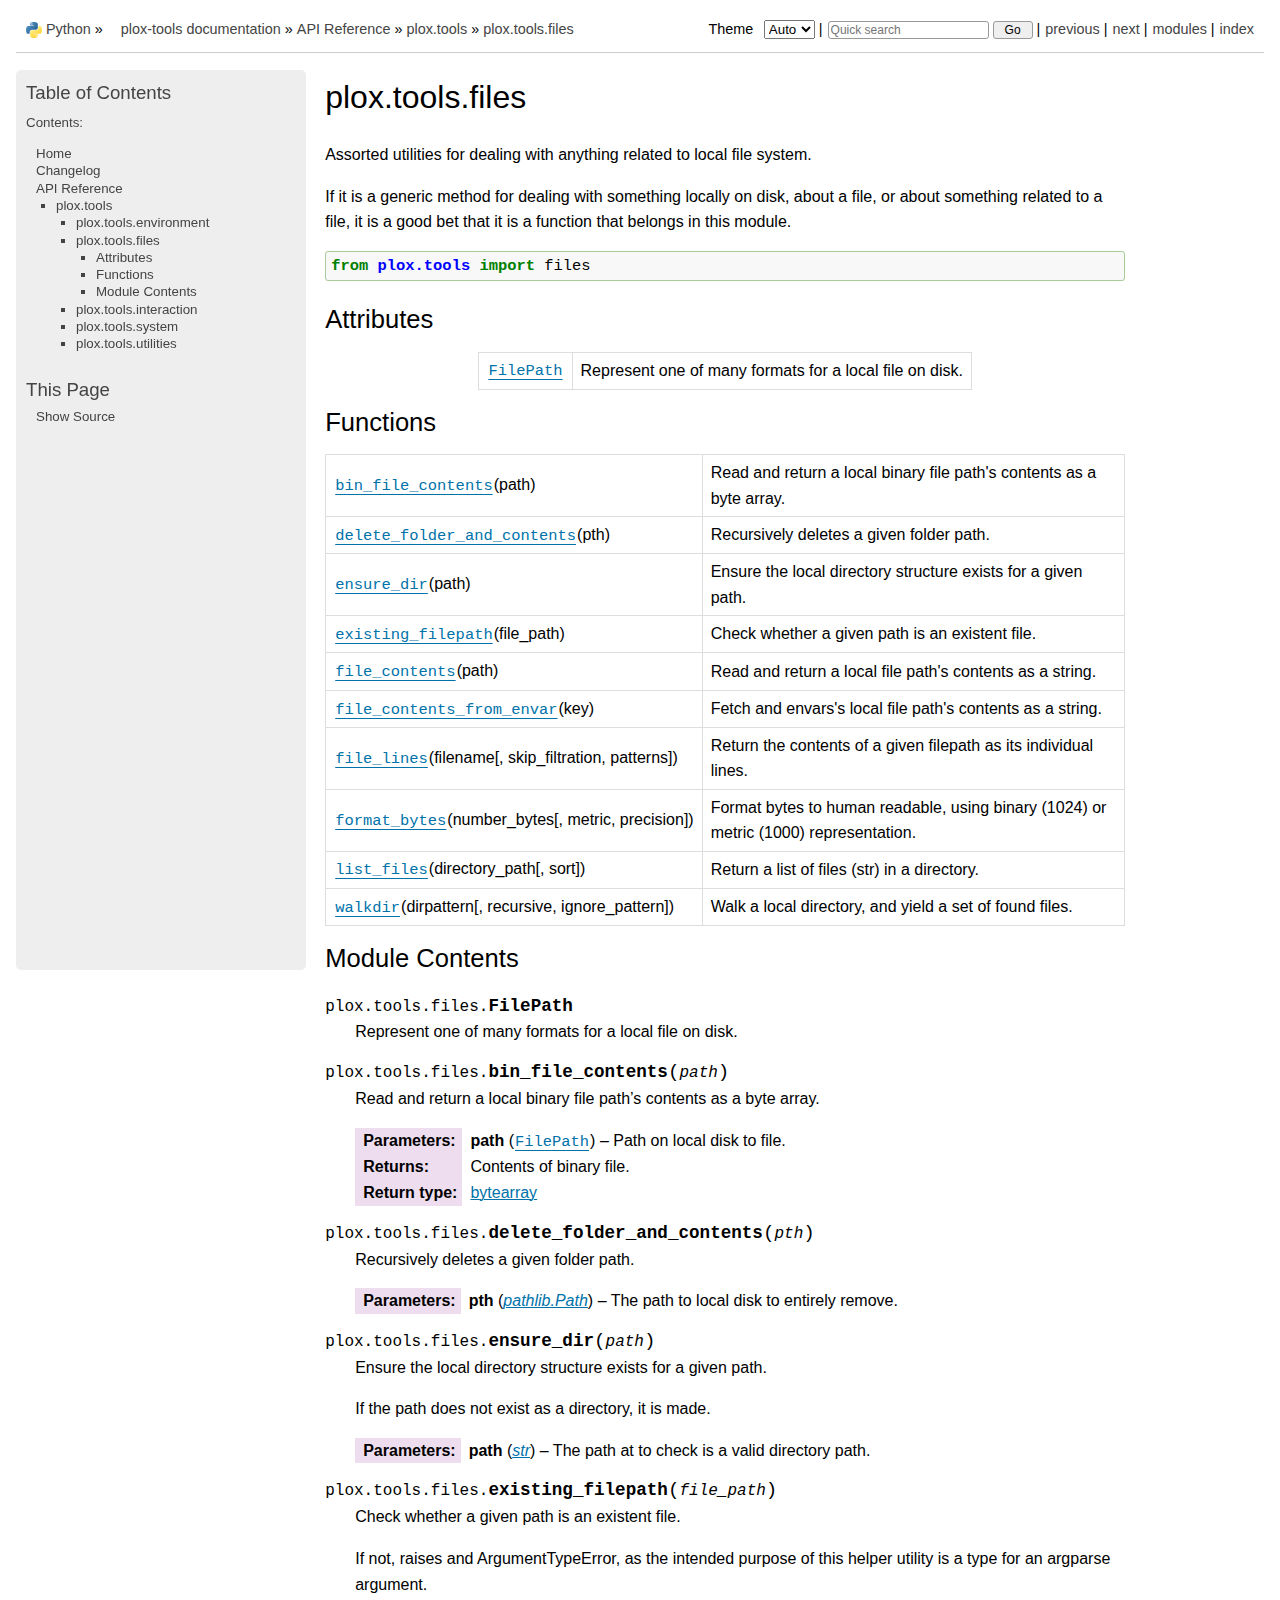
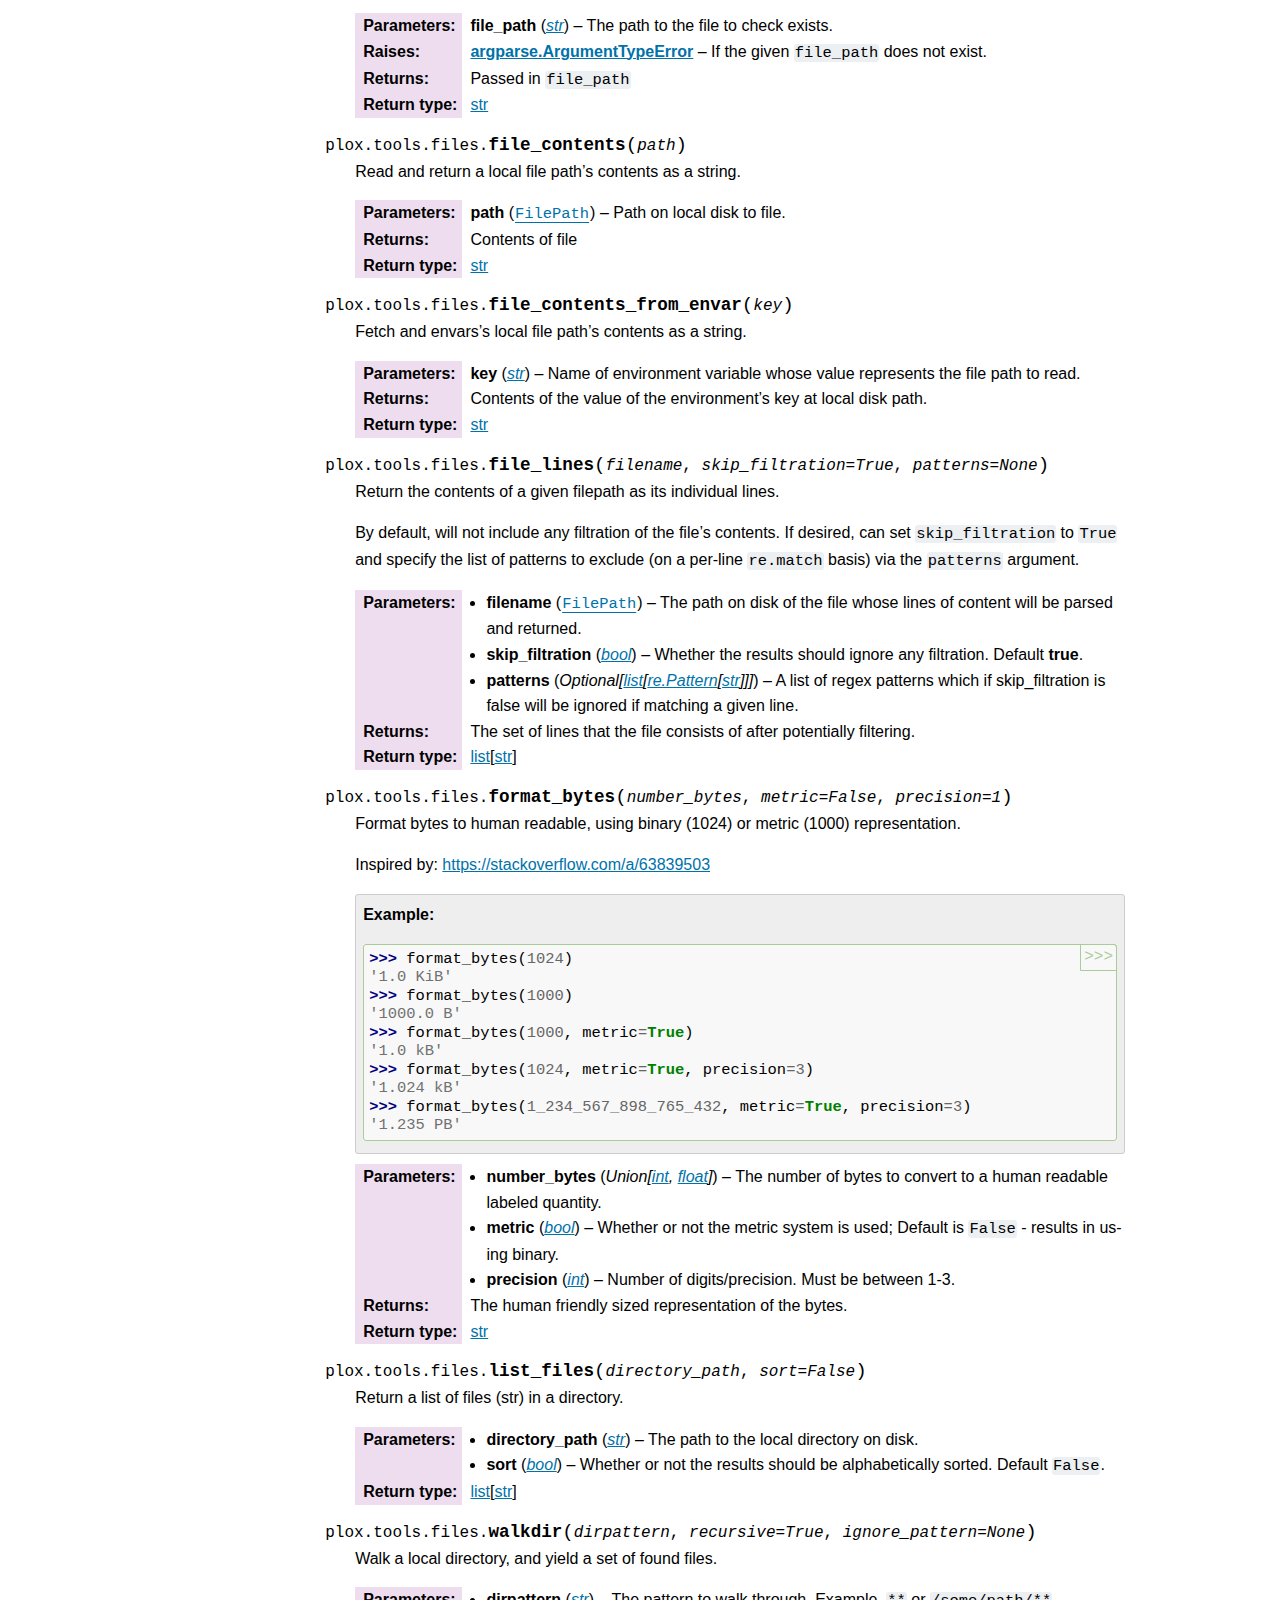
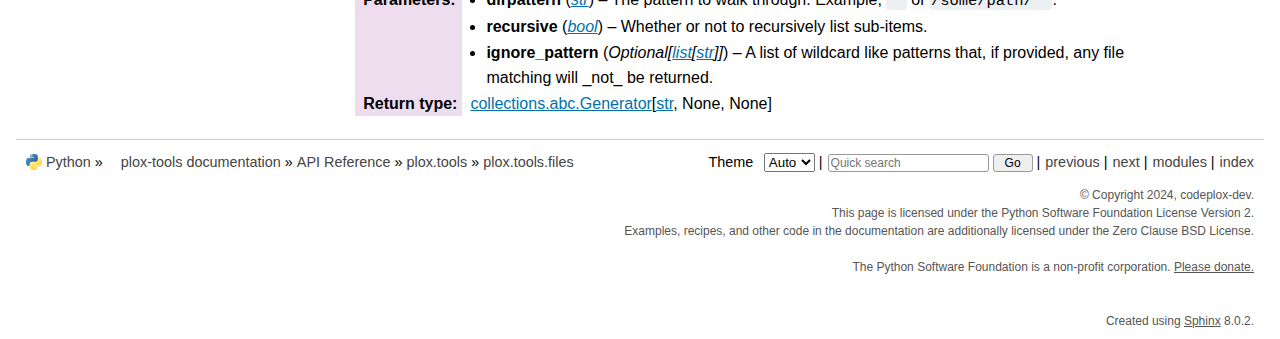
<file: api/plox/tools/files/index.html>
<!DOCTYPE html>

<html lang="en" data-content_root="../../../../">
  <head>
    <meta charset="utf-8" />
    <meta name="viewport" content="width=device-width, initial-scale=1.0" /><meta name="viewport" content="width=device-width, initial-scale=1" />

    <title>plox.tools.files &#8212; plox-tools  documentation</title><meta name="viewport" content="width=device-width, initial-scale=1.0">
    
    <link rel="stylesheet" type="text/css" href="../../../../_static/pygments.css?v=80d5e7a1" />
    <link rel="stylesheet" type="text/css" href="../../../../_static/pydoctheme.css?v=41b4f12d" />
    <link rel="stylesheet" type="text/css" href="../../../../_static/graphviz.css?v=fd3f3429" />
    <link id="pygments_dark_css" media="(prefers-color-scheme: dark)" rel="stylesheet" type="text/css" href="../../../../_static/pygments_dark.css?v=b20cc3f5" />
    <link rel="stylesheet" type="text/css" href="../../../../_static/custom.css?v=ab55c6b8" />
    
    <script src="../../../../_static/documentation_options.js?v=5929fcd5"></script>
    <script src="../../../../_static/doctools.js?v=9a2dae69"></script>
    <script src="../../../../_static/sphinx_highlight.js?v=dc90522c"></script>
    
    <link rel="index" title="Index" href="../../../../genindex.html" />
    <link rel="search" title="Search" href="../../../../search.html" />
    <link rel="next" title="plox.tools.interaction" href="../interaction/index.html" />
    <link rel="prev" title="plox.tools.environment" href="../environment/index.html" /><link rel="stylesheet" href="../../../../_static/pydoctheme_dark.css" media="(prefers-color-scheme: dark)" id="pydoctheme_dark_css">
    <link rel="shortcut icon" type="image/png" href="../../../../_static/py.svg" />
            <script type="text/javascript" src="../../../../_static/copybutton.js"></script>
            <script type="text/javascript" src="../../../../_static/menu.js"></script>
            <script type="text/javascript" src="../../../../_static/search-focus.js"></script>
            <script type="text/javascript" src="../../../../_static/themetoggle.js"></script> 
  </head>
<body>
<div class="mobile-nav">
    <input type="checkbox" id="menuToggler" class="toggler__input" aria-controls="navigation"
           aria-pressed="false" aria-expanded="false" role="button" aria-label="Menu" />
    <nav class="nav-content" role="navigation">
        <label for="menuToggler" class="toggler__label">
            <span></span>
        </label>
        <span class="nav-items-wrapper">
            <a href="https://www.python.org/" class="nav-logo">
                <img src="../../../../_static/py.svg" alt="Python logo"/>
            </a>
            <span class="version_switcher_placeholder"></span>
            <form role="search" class="search" action="../../../../search.html" method="get">
                <svg xmlns="http://www.w3.org/2000/svg" width="20" height="20" viewBox="0 0 24 24" class="search-icon">
                    <path fill-rule="nonzero" fill="currentColor" d="M15.5 14h-.79l-.28-.27a6.5 6.5 0 001.48-5.34c-.47-2.78-2.79-5-5.59-5.34a6.505 6.505 0 00-7.27 7.27c.34 2.8 2.56 5.12 5.34 5.59a6.5 6.5 0 005.34-1.48l.27.28v.79l4.25 4.25c.41.41 1.08.41 1.49 0 .41-.41.41-1.08 0-1.49L15.5 14zm-6 0C7.01 14 5 11.99 5 9.5S7.01 5 9.5 5 14 7.01 14 9.5 11.99 14 9.5 14z"></path>
                </svg>
                <input placeholder="Quick search" aria-label="Quick search" type="search" name="q" />
                <input type="submit" value="Go"/>
            </form>
        </span>
    </nav>
    <div class="menu-wrapper">
        <nav class="menu" role="navigation" aria-label="main navigation">
            <div class="language_switcher_placeholder"></div>
            
<label class="theme-selector-label">
    Theme
    <select class="theme-selector" oninput="activateTheme(this.value)">
        <option value="auto" selected>Auto</option>
        <option value="light">Light</option>
        <option value="dark">Dark</option>
    </select>
</label>
<h3><a href="../../../../index.html">Table of Contents</a></h3>
<p class="caption" role="heading"><span class="caption-text">Contents:</span></p>
<ul class="current">
<li class="toctree-l1"><a class="reference internal" href="../../../../index.html">Home</a></li>
<li class="toctree-l1"><a class="reference internal" href="../../../../changelog.html">Changelog</a></li>
<li class="toctree-l1 current"><a class="reference internal" href="../../../index.html">API Reference</a><ul class="current">
<li class="toctree-l2 current"><a class="reference internal" href="../index.html">plox.tools</a><ul class="current">
<li class="toctree-l3"><a class="reference internal" href="../environment/index.html">plox.tools.environment</a></li>
<li class="toctree-l3 current"><a class="current reference internal" href="#">plox.tools.files</a><ul>
<li class="toctree-l4"><a class="reference internal" href="#attributes">Attributes</a></li>
<li class="toctree-l4"><a class="reference internal" href="#functions">Functions</a></li>
<li class="toctree-l4"><a class="reference internal" href="#module-contents">Module Contents</a></li>
</ul>
</li>
<li class="toctree-l3"><a class="reference internal" href="../interaction/index.html">plox.tools.interaction</a></li>
<li class="toctree-l3"><a class="reference internal" href="../system/index.html">plox.tools.system</a></li>
<li class="toctree-l3"><a class="reference internal" href="../utilities/index.html">plox.tools.utilities</a></li>
</ul>
</li>
</ul>
</li>
</ul>

  <div role="note" aria-label="source link">
    <h3>This Page</h3>
    <ul class="this-page-menu">
      <li><a href="../../../../_sources/api/plox/tools/files/index.rst.txt"
            rel="nofollow">Show Source</a></li>
    </ul>
   </div>
<search id="searchbox" style="display: none" role="search">
  <h3 id="searchlabel">Quick search</h3>
    <div class="searchformwrapper">
    <form class="search" action="../../../../search.html" method="get">
      <input type="text" name="q" aria-labelledby="searchlabel" autocomplete="off" autocorrect="off" autocapitalize="off" spellcheck="false"/>
      <input type="submit" value="Go" />
    </form>
    </div>
</search>
<script>document.getElementById('searchbox').style.display = "block"</script>
        </nav>
    </div>
</div>
  
    <div class="related" role="navigation" aria-label="Related">
      <h3>Navigation</h3>
      <ul>
        <li class="right" style="margin-right: 10px">
          <a href="../../../../genindex.html" title="General Index"
             accesskey="I">index</a></li>
        <li class="right" >
          <a href="../../../../py-modindex.html" title="Python Module Index"
             >modules</a> |</li>
        <li class="right" >
          <a href="../interaction/index.html" title="plox.tools.interaction"
             accesskey="N">next</a> |</li>
        <li class="right" >
          <a href="../environment/index.html" title="plox.tools.environment"
             accesskey="P">previous</a> |</li>
          <li><img src="../../../../_static/py.svg" alt="Python logo" style="vertical-align: middle; margin-top: -1px"/></li>
          <li><a href="https://www.python.org/">Python</a> &#187;</li>
          <li class="switchers">
            <div class="language_switcher_placeholder"></div>
            <div class="version_switcher_placeholder"></div>
          </li>
          <li>
              
              <a href="../../../../index.html">plox-tools  documentation</a> &#187;
              
          </li>
          <li class="nav-item nav-item-1"><a href="../../../index.html" >API Reference</a> &#187;</li>
          <li class="nav-item nav-item-2"><a href="../index.html" accesskey="U">plox.tools</a> &#187;</li>
        <li class="nav-item nav-item-this"><a href="">plox.tools.files</a></li>
                <li class="right">
                    

    <div class="inline-search" role="search">
        <form class="inline-search" action="../../../../search.html" method="get">
          <input placeholder="Quick search" aria-label="Quick search" type="search" name="q" id="search-box" />
          <input type="submit" value="Go" />
        </form>
    </div>
                     |
                </li>
            <li class="right">
<label class="theme-selector-label">
    Theme
    <select class="theme-selector" oninput="activateTheme(this.value)">
        <option value="auto" selected>Auto</option>
        <option value="light">Light</option>
        <option value="dark">Dark</option>
    </select>
</label> |</li>
            
      </ul>
    </div>    

    <div class="document">
      <div class="documentwrapper">
        <div class="bodywrapper">
          <div class="body" role="main">
            
  <section id="module-plox.tools.files">
<span id="plox-tools-files"></span><h1>plox.tools.files<a class="headerlink" href="#module-plox.tools.files" title="Link to this heading">¶</a></h1>
<p>Assorted utilities for dealing with anything related to local file system.</p>
<p>If it is a generic method for dealing with something locally on disk, about a file,
or about something related to a file, it is a good bet that it is a function that
belongs in this module.</p>
<div class="highlight-python notranslate"><div class="highlight"><pre><span></span><span class="kn">from</span> <span class="nn">plox.tools</span> <span class="kn">import</span> <span class="n">files</span>
</pre></div>
</div>
<section id="attributes">
<h2>Attributes<a class="headerlink" href="#attributes" title="Link to this heading">¶</a></h2>
<table class="autosummary longtable docutils align-default">
<tbody>
<tr class="row-odd"><td><p><a class="reference internal" href="#plox.tools.files.FilePath" title="plox.tools.files.FilePath"><code class="xref py py-obj docutils literal notranslate"><span class="pre">FilePath</span></code></a></p></td>
<td><p>Represent one of many formats for a local file on disk.</p></td>
</tr>
</tbody>
</table>
</section>
<section id="functions">
<h2>Functions<a class="headerlink" href="#functions" title="Link to this heading">¶</a></h2>
<table class="autosummary longtable docutils align-default">
<tbody>
<tr class="row-odd"><td><p><a class="reference internal" href="#plox.tools.files.bin_file_contents" title="plox.tools.files.bin_file_contents"><code class="xref py py-obj docutils literal notranslate"><span class="pre">bin_file_contents</span></code></a>(path)</p></td>
<td><p>Read and return a local binary file path's contents as a byte array.</p></td>
</tr>
<tr class="row-even"><td><p><a class="reference internal" href="#plox.tools.files.delete_folder_and_contents" title="plox.tools.files.delete_folder_and_contents"><code class="xref py py-obj docutils literal notranslate"><span class="pre">delete_folder_and_contents</span></code></a>(pth)</p></td>
<td><p>Recursively deletes a given folder path.</p></td>
</tr>
<tr class="row-odd"><td><p><a class="reference internal" href="#plox.tools.files.ensure_dir" title="plox.tools.files.ensure_dir"><code class="xref py py-obj docutils literal notranslate"><span class="pre">ensure_dir</span></code></a>(path)</p></td>
<td><p>Ensure the local directory structure exists for a given path.</p></td>
</tr>
<tr class="row-even"><td><p><a class="reference internal" href="#plox.tools.files.existing_filepath" title="plox.tools.files.existing_filepath"><code class="xref py py-obj docutils literal notranslate"><span class="pre">existing_filepath</span></code></a>(file_path)</p></td>
<td><p>Check whether a given path is an existent file.</p></td>
</tr>
<tr class="row-odd"><td><p><a class="reference internal" href="#plox.tools.files.file_contents" title="plox.tools.files.file_contents"><code class="xref py py-obj docutils literal notranslate"><span class="pre">file_contents</span></code></a>(path)</p></td>
<td><p>Read and return a local file path's contents as a string.</p></td>
</tr>
<tr class="row-even"><td><p><a class="reference internal" href="#plox.tools.files.file_contents_from_envar" title="plox.tools.files.file_contents_from_envar"><code class="xref py py-obj docutils literal notranslate"><span class="pre">file_contents_from_envar</span></code></a>(key)</p></td>
<td><p>Fetch and envars's local file path's contents as a string.</p></td>
</tr>
<tr class="row-odd"><td><p><a class="reference internal" href="#plox.tools.files.file_lines" title="plox.tools.files.file_lines"><code class="xref py py-obj docutils literal notranslate"><span class="pre">file_lines</span></code></a>(filename[, skip_filtration, patterns])</p></td>
<td><p>Return the contents of a given filepath as its individual lines.</p></td>
</tr>
<tr class="row-even"><td><p><a class="reference internal" href="#plox.tools.files.format_bytes" title="plox.tools.files.format_bytes"><code class="xref py py-obj docutils literal notranslate"><span class="pre">format_bytes</span></code></a>(number_bytes[, metric, precision])</p></td>
<td><p>Format bytes to human readable, using binary (1024) or metric (1000) representation.</p></td>
</tr>
<tr class="row-odd"><td><p><a class="reference internal" href="#plox.tools.files.list_files" title="plox.tools.files.list_files"><code class="xref py py-obj docutils literal notranslate"><span class="pre">list_files</span></code></a>(directory_path[, sort])</p></td>
<td><p>Return a list of files (str) in a directory.</p></td>
</tr>
<tr class="row-even"><td><p><a class="reference internal" href="#plox.tools.files.walkdir" title="plox.tools.files.walkdir"><code class="xref py py-obj docutils literal notranslate"><span class="pre">walkdir</span></code></a>(dirpattern[, recursive, ignore_pattern])</p></td>
<td><p>Walk a local directory, and yield a set of found files.</p></td>
</tr>
</tbody>
</table>
</section>
<section id="module-contents">
<h2>Module Contents<a class="headerlink" href="#module-contents" title="Link to this heading">¶</a></h2>
<dl class="py data">
<dt class="sig sig-object py" id="plox.tools.files.FilePath">
<span class="sig-prename descclassname"><span class="pre">plox.tools.files.</span></span><span class="sig-name descname"><span class="pre">FilePath</span></span><a class="headerlink" href="#plox.tools.files.FilePath" title="Link to this definition">¶</a></dt>
<dd><p>Represent one of many formats for a local file on disk.</p>
</dd></dl>

<dl class="py function">
<dt class="sig sig-object py" id="plox.tools.files.bin_file_contents">
<span class="sig-prename descclassname"><span class="pre">plox.tools.files.</span></span><span class="sig-name descname"><span class="pre">bin_file_contents</span></span><span class="sig-paren">(</span><em class="sig-param"><span class="n"><span class="pre">path</span></span></em><span class="sig-paren">)</span><a class="headerlink" href="#plox.tools.files.bin_file_contents" title="Link to this definition">¶</a></dt>
<dd><p>Read and return a local binary file path’s contents as a byte array.</p>
<dl class="field-list simple">
<dt class="field-odd">Parameters<span class="colon">:</span></dt>
<dd class="field-odd"><p><strong>path</strong> (<a class="reference internal" href="#plox.tools.files.FilePath" title="plox.tools.files.FilePath"><code class="xref py py-class docutils literal notranslate"><span class="pre">FilePath</span></code></a>) – Path on local disk to file.</p>
</dd>
<dt class="field-even">Returns<span class="colon">:</span></dt>
<dd class="field-even"><p>Contents of binary file.</p>
</dd>
<dt class="field-odd">Return type<span class="colon">:</span></dt>
<dd class="field-odd"><p><a class="reference external" href="https://docs.python.org/3.12/library/stdtypes.html#bytearray" title="(in Python v3.12)">bytearray</a></p>
</dd>
</dl>
</dd></dl>

<dl class="py function">
<dt class="sig sig-object py" id="plox.tools.files.delete_folder_and_contents">
<span class="sig-prename descclassname"><span class="pre">plox.tools.files.</span></span><span class="sig-name descname"><span class="pre">delete_folder_and_contents</span></span><span class="sig-paren">(</span><em class="sig-param"><span class="n"><span class="pre">pth</span></span></em><span class="sig-paren">)</span><a class="headerlink" href="#plox.tools.files.delete_folder_and_contents" title="Link to this definition">¶</a></dt>
<dd><p>Recursively deletes a given folder path.</p>
<dl class="field-list simple">
<dt class="field-odd">Parameters<span class="colon">:</span></dt>
<dd class="field-odd"><p><strong>pth</strong> (<a class="reference external" href="https://docs.python.org/3.12/library/pathlib.html#pathlib.Path" title="(in Python v3.12)"><em>pathlib.Path</em></a>) – The path to local disk to entirely remove.</p>
</dd>
</dl>
</dd></dl>

<dl class="py function">
<dt class="sig sig-object py" id="plox.tools.files.ensure_dir">
<span class="sig-prename descclassname"><span class="pre">plox.tools.files.</span></span><span class="sig-name descname"><span class="pre">ensure_dir</span></span><span class="sig-paren">(</span><em class="sig-param"><span class="n"><span class="pre">path</span></span></em><span class="sig-paren">)</span><a class="headerlink" href="#plox.tools.files.ensure_dir" title="Link to this definition">¶</a></dt>
<dd><p>Ensure the local directory structure exists for a given path.</p>
<p>If the path does not exist as a directory, it is made.</p>
<dl class="field-list simple">
<dt class="field-odd">Parameters<span class="colon">:</span></dt>
<dd class="field-odd"><p><strong>path</strong> (<a class="reference external" href="https://docs.python.org/3.12/library/stdtypes.html#str" title="(in Python v3.12)"><em>str</em></a>) – The path at to check is a valid directory path.</p>
</dd>
</dl>
</dd></dl>

<dl class="py function">
<dt class="sig sig-object py" id="plox.tools.files.existing_filepath">
<span class="sig-prename descclassname"><span class="pre">plox.tools.files.</span></span><span class="sig-name descname"><span class="pre">existing_filepath</span></span><span class="sig-paren">(</span><em class="sig-param"><span class="n"><span class="pre">file_path</span></span></em><span class="sig-paren">)</span><a class="headerlink" href="#plox.tools.files.existing_filepath" title="Link to this definition">¶</a></dt>
<dd><p>Check whether a given path is an existent file.</p>
<p>If not, raises and ArgumentTypeError, as the intended purpose of
this helper utility is a type for an argparse argument.</p>
<dl class="field-list simple">
<dt class="field-odd">Parameters<span class="colon">:</span></dt>
<dd class="field-odd"><p><strong>file_path</strong> (<a class="reference external" href="https://docs.python.org/3.12/library/stdtypes.html#str" title="(in Python v3.12)"><em>str</em></a>) – The path to the file to check exists.</p>
</dd>
<dt class="field-even">Raises<span class="colon">:</span></dt>
<dd class="field-even"><p><a class="reference external" href="https://docs.python.org/3.12/library/argparse.html#argparse.ArgumentTypeError" title="(in Python v3.12)"><strong>argparse.ArgumentTypeError</strong></a> – If the given <code class="docutils literal notranslate"><span class="pre">file_path</span></code> does not exist.</p>
</dd>
<dt class="field-odd">Returns<span class="colon">:</span></dt>
<dd class="field-odd"><p>Passed in <code class="docutils literal notranslate"><span class="pre">file_path</span></code></p>
</dd>
<dt class="field-even">Return type<span class="colon">:</span></dt>
<dd class="field-even"><p><a class="reference external" href="https://docs.python.org/3.12/library/stdtypes.html#str" title="(in Python v3.12)">str</a></p>
</dd>
</dl>
</dd></dl>

<dl class="py function">
<dt class="sig sig-object py" id="plox.tools.files.file_contents">
<span class="sig-prename descclassname"><span class="pre">plox.tools.files.</span></span><span class="sig-name descname"><span class="pre">file_contents</span></span><span class="sig-paren">(</span><em class="sig-param"><span class="n"><span class="pre">path</span></span></em><span class="sig-paren">)</span><a class="headerlink" href="#plox.tools.files.file_contents" title="Link to this definition">¶</a></dt>
<dd><p>Read and return a local file path’s contents as a string.</p>
<dl class="field-list simple">
<dt class="field-odd">Parameters<span class="colon">:</span></dt>
<dd class="field-odd"><p><strong>path</strong> (<a class="reference internal" href="#plox.tools.files.FilePath" title="plox.tools.files.FilePath"><code class="xref py py-class docutils literal notranslate"><span class="pre">FilePath</span></code></a>) – Path on local disk to file.</p>
</dd>
<dt class="field-even">Returns<span class="colon">:</span></dt>
<dd class="field-even"><p>Contents of file</p>
</dd>
<dt class="field-odd">Return type<span class="colon">:</span></dt>
<dd class="field-odd"><p><a class="reference external" href="https://docs.python.org/3.12/library/stdtypes.html#str" title="(in Python v3.12)">str</a></p>
</dd>
</dl>
</dd></dl>

<dl class="py function">
<dt class="sig sig-object py" id="plox.tools.files.file_contents_from_envar">
<span class="sig-prename descclassname"><span class="pre">plox.tools.files.</span></span><span class="sig-name descname"><span class="pre">file_contents_from_envar</span></span><span class="sig-paren">(</span><em class="sig-param"><span class="n"><span class="pre">key</span></span></em><span class="sig-paren">)</span><a class="headerlink" href="#plox.tools.files.file_contents_from_envar" title="Link to this definition">¶</a></dt>
<dd><p>Fetch and envars’s local file path’s contents as a string.</p>
<dl class="field-list simple">
<dt class="field-odd">Parameters<span class="colon">:</span></dt>
<dd class="field-odd"><p><strong>key</strong> (<a class="reference external" href="https://docs.python.org/3.12/library/stdtypes.html#str" title="(in Python v3.12)"><em>str</em></a>) – Name of environment variable whose value represents the file
path to read.</p>
</dd>
<dt class="field-even">Returns<span class="colon">:</span></dt>
<dd class="field-even"><p>Contents of the value of the environment’s key at local disk path.</p>
</dd>
<dt class="field-odd">Return type<span class="colon">:</span></dt>
<dd class="field-odd"><p><a class="reference external" href="https://docs.python.org/3.12/library/stdtypes.html#str" title="(in Python v3.12)">str</a></p>
</dd>
</dl>
</dd></dl>

<dl class="py function">
<dt class="sig sig-object py" id="plox.tools.files.file_lines">
<span class="sig-prename descclassname"><span class="pre">plox.tools.files.</span></span><span class="sig-name descname"><span class="pre">file_lines</span></span><span class="sig-paren">(</span><em class="sig-param"><span class="n"><span class="pre">filename</span></span></em>, <em class="sig-param"><span class="n"><span class="pre">skip_filtration</span></span><span class="o"><span class="pre">=</span></span><span class="default_value"><span class="pre">True</span></span></em>, <em class="sig-param"><span class="n"><span class="pre">patterns</span></span><span class="o"><span class="pre">=</span></span><span class="default_value"><span class="pre">None</span></span></em><span class="sig-paren">)</span><a class="headerlink" href="#plox.tools.files.file_lines" title="Link to this definition">¶</a></dt>
<dd><p>Return the contents of a given filepath as its individual lines.</p>
<p>By default, will not include any filtration of the file’s contents. If desired,
can set <code class="docutils literal notranslate"><span class="pre">skip_filtration</span></code> to <code class="docutils literal notranslate"><span class="pre">True</span></code> and specify the list of patterns to exclude
(on a per-line <code class="docutils literal notranslate"><span class="pre">re.match</span></code> basis) via the <code class="docutils literal notranslate"><span class="pre">patterns</span></code> argument.</p>
<dl class="field-list simple">
<dt class="field-odd">Parameters<span class="colon">:</span></dt>
<dd class="field-odd"><ul class="simple">
<li><p><strong>filename</strong> (<a class="reference internal" href="#plox.tools.files.FilePath" title="plox.tools.files.FilePath"><code class="xref py py-class docutils literal notranslate"><span class="pre">FilePath</span></code></a>) – The path on disk of the file whose lines of content
will be parsed and returned.</p></li>
<li><p><strong>skip_filtration</strong> (<a class="reference external" href="https://docs.python.org/3.12/library/functions.html#bool" title="(in Python v3.12)"><em>bool</em></a>) – Whether the results should ignore any filtration.
Default <strong>true</strong>.</p></li>
<li><p><strong>patterns</strong> (<em>Optional</em><em>[</em><a class="reference external" href="https://docs.python.org/3.12/library/stdtypes.html#list" title="(in Python v3.12)"><em>list</em></a><em>[</em><a class="reference external" href="https://docs.python.org/3.12/library/re.html#re.Pattern" title="(in Python v3.12)"><em>re.Pattern</em></a><em>[</em><a class="reference external" href="https://docs.python.org/3.12/library/stdtypes.html#str" title="(in Python v3.12)"><em>str</em></a><em>]</em><em>]</em><em>]</em>) – A list of regex patterns which
if skip_filtration is false will be ignored if matching a given
line.</p></li>
</ul>
</dd>
<dt class="field-even">Returns<span class="colon">:</span></dt>
<dd class="field-even"><p>The set of lines that the file consists of after potentially
filtering.</p>
</dd>
<dt class="field-odd">Return type<span class="colon">:</span></dt>
<dd class="field-odd"><p><a class="reference external" href="https://docs.python.org/3.12/library/stdtypes.html#list" title="(in Python v3.12)">list</a>[<a class="reference external" href="https://docs.python.org/3.12/library/stdtypes.html#str" title="(in Python v3.12)">str</a>]</p>
</dd>
</dl>
</dd></dl>

<dl class="py function">
<dt class="sig sig-object py" id="plox.tools.files.format_bytes">
<span class="sig-prename descclassname"><span class="pre">plox.tools.files.</span></span><span class="sig-name descname"><span class="pre">format_bytes</span></span><span class="sig-paren">(</span><em class="sig-param"><span class="n"><span class="pre">number_bytes</span></span></em>, <em class="sig-param"><span class="n"><span class="pre">metric</span></span><span class="o"><span class="pre">=</span></span><span class="default_value"><span class="pre">False</span></span></em>, <em class="sig-param"><span class="n"><span class="pre">precision</span></span><span class="o"><span class="pre">=</span></span><span class="default_value"><span class="pre">1</span></span></em><span class="sig-paren">)</span><a class="headerlink" href="#plox.tools.files.format_bytes" title="Link to this definition">¶</a></dt>
<dd><p>Format bytes to human readable, using binary (1024) or metric (1000) representation.</p>
<p>Inspired by: <a class="reference external" href="https://stackoverflow.com/a/63839503">https://stackoverflow.com/a/63839503</a></p>
<div class="admonition-example admonition">
<p class="admonition-title">Example</p>
<div class="doctest highlight-default notranslate"><div class="highlight"><pre><span></span><span class="gp">&gt;&gt;&gt; </span><span class="n">format_bytes</span><span class="p">(</span><span class="mi">1024</span><span class="p">)</span>
<span class="go">&#39;1.0 KiB&#39;</span>
<span class="gp">&gt;&gt;&gt; </span><span class="n">format_bytes</span><span class="p">(</span><span class="mi">1000</span><span class="p">)</span>
<span class="go">&#39;1000.0 B&#39;</span>
<span class="gp">&gt;&gt;&gt; </span><span class="n">format_bytes</span><span class="p">(</span><span class="mi">1000</span><span class="p">,</span> <span class="n">metric</span><span class="o">=</span><span class="kc">True</span><span class="p">)</span>
<span class="go">&#39;1.0 kB&#39;</span>
<span class="gp">&gt;&gt;&gt; </span><span class="n">format_bytes</span><span class="p">(</span><span class="mi">1024</span><span class="p">,</span> <span class="n">metric</span><span class="o">=</span><span class="kc">True</span><span class="p">,</span> <span class="n">precision</span><span class="o">=</span><span class="mi">3</span><span class="p">)</span>
<span class="go">&#39;1.024 kB&#39;</span>
<span class="gp">&gt;&gt;&gt; </span><span class="n">format_bytes</span><span class="p">(</span><span class="mi">1_234_567_898_765_432</span><span class="p">,</span> <span class="n">metric</span><span class="o">=</span><span class="kc">True</span><span class="p">,</span> <span class="n">precision</span><span class="o">=</span><span class="mi">3</span><span class="p">)</span>
<span class="go">&#39;1.235 PB&#39;</span>
</pre></div>
</div>
</div>
<dl class="field-list simple">
<dt class="field-odd">Parameters<span class="colon">:</span></dt>
<dd class="field-odd"><ul class="simple">
<li><p><strong>number_bytes</strong> (<em>Union</em><em>[</em><a class="reference external" href="https://docs.python.org/3.12/library/functions.html#int" title="(in Python v3.12)"><em>int</em></a><em>, </em><a class="reference external" href="https://docs.python.org/3.12/library/functions.html#float" title="(in Python v3.12)"><em>float</em></a><em>]</em>) – The number of bytes to convert to a human
readable labeled quantity.</p></li>
<li><p><strong>metric</strong> (<a class="reference external" href="https://docs.python.org/3.12/library/functions.html#bool" title="(in Python v3.12)"><em>bool</em></a>) – Whether or not the metric system is used; Default is <code class="docutils literal notranslate"><span class="pre">False</span></code> -
results in using binary.</p></li>
<li><p><strong>precision</strong> (<a class="reference external" href="https://docs.python.org/3.12/library/functions.html#int" title="(in Python v3.12)"><em>int</em></a>) – Number of digits/precision. Must be between 1-3.</p></li>
</ul>
</dd>
<dt class="field-even">Returns<span class="colon">:</span></dt>
<dd class="field-even"><p>The human friendly sized representation of the bytes.</p>
</dd>
<dt class="field-odd">Return type<span class="colon">:</span></dt>
<dd class="field-odd"><p><a class="reference external" href="https://docs.python.org/3.12/library/stdtypes.html#str" title="(in Python v3.12)">str</a></p>
</dd>
</dl>
</dd></dl>

<dl class="py function">
<dt class="sig sig-object py" id="plox.tools.files.list_files">
<span class="sig-prename descclassname"><span class="pre">plox.tools.files.</span></span><span class="sig-name descname"><span class="pre">list_files</span></span><span class="sig-paren">(</span><em class="sig-param"><span class="n"><span class="pre">directory_path</span></span></em>, <em class="sig-param"><span class="n"><span class="pre">sort</span></span><span class="o"><span class="pre">=</span></span><span class="default_value"><span class="pre">False</span></span></em><span class="sig-paren">)</span><a class="headerlink" href="#plox.tools.files.list_files" title="Link to this definition">¶</a></dt>
<dd><p>Return a list of files (str) in a directory.</p>
<dl class="field-list simple">
<dt class="field-odd">Parameters<span class="colon">:</span></dt>
<dd class="field-odd"><ul class="simple">
<li><p><strong>directory_path</strong> (<a class="reference external" href="https://docs.python.org/3.12/library/stdtypes.html#str" title="(in Python v3.12)"><em>str</em></a>) – The path to the local directory on disk.</p></li>
<li><p><strong>sort</strong> (<a class="reference external" href="https://docs.python.org/3.12/library/functions.html#bool" title="(in Python v3.12)"><em>bool</em></a>) – Whether or not the results should be alphabetically sorted. Default
<code class="docutils literal notranslate"><span class="pre">False</span></code>.</p></li>
</ul>
</dd>
<dt class="field-even">Return type<span class="colon">:</span></dt>
<dd class="field-even"><p><a class="reference external" href="https://docs.python.org/3.12/library/stdtypes.html#list" title="(in Python v3.12)">list</a>[<a class="reference external" href="https://docs.python.org/3.12/library/stdtypes.html#str" title="(in Python v3.12)">str</a>]</p>
</dd>
</dl>
</dd></dl>

<dl class="py function">
<dt class="sig sig-object py" id="plox.tools.files.walkdir">
<span class="sig-prename descclassname"><span class="pre">plox.tools.files.</span></span><span class="sig-name descname"><span class="pre">walkdir</span></span><span class="sig-paren">(</span><em class="sig-param"><span class="n"><span class="pre">dirpattern</span></span></em>, <em class="sig-param"><span class="n"><span class="pre">recursive</span></span><span class="o"><span class="pre">=</span></span><span class="default_value"><span class="pre">True</span></span></em>, <em class="sig-param"><span class="n"><span class="pre">ignore_pattern</span></span><span class="o"><span class="pre">=</span></span><span class="default_value"><span class="pre">None</span></span></em><span class="sig-paren">)</span><a class="headerlink" href="#plox.tools.files.walkdir" title="Link to this definition">¶</a></dt>
<dd><p>Walk a local directory, and yield a set of found files.</p>
<dl class="field-list simple">
<dt class="field-odd">Parameters<span class="colon">:</span></dt>
<dd class="field-odd"><ul class="simple">
<li><p><strong>dirpattern</strong> (<a class="reference external" href="https://docs.python.org/3.12/library/stdtypes.html#str" title="(in Python v3.12)"><em>str</em></a>) – The pattern to walk through. Example, <code class="docutils literal notranslate"><span class="pre">**</span></code> or
<code class="docutils literal notranslate"><span class="pre">/some/path/**</span></code>.</p></li>
<li><p><strong>recursive</strong> (<a class="reference external" href="https://docs.python.org/3.12/library/functions.html#bool" title="(in Python v3.12)"><em>bool</em></a>) – Whether or not to recursively list sub-items.</p></li>
<li><p><strong>ignore_pattern</strong> (<em>Optional</em><em>[</em><a class="reference external" href="https://docs.python.org/3.12/library/stdtypes.html#list" title="(in Python v3.12)"><em>list</em></a><em>[</em><a class="reference external" href="https://docs.python.org/3.12/library/stdtypes.html#str" title="(in Python v3.12)"><em>str</em></a><em>]</em><em>]</em>) – A list of wildcard like patterns
that, if provided, any file matching will _not_ be returned.</p></li>
</ul>
</dd>
<dt class="field-even">Return type<span class="colon">:</span></dt>
<dd class="field-even"><p><a class="reference external" href="https://docs.python.org/3.12/library/collections.abc.html#collections.abc.Generator" title="(in Python v3.12)">collections.abc.Generator</a>[<a class="reference external" href="https://docs.python.org/3.12/library/stdtypes.html#str" title="(in Python v3.12)">str</a>, None, None]</p>
</dd>
</dl>
</dd></dl>

</section>
</section>


            <div class="clearer"></div>
          </div>
        </div>
      </div>
      <div class="sphinxsidebar" role="navigation" aria-label="Main">
        <div class="sphinxsidebarwrapper">
<h3><a href="../../../../index.html">Table of Contents</a></h3>
<p class="caption" role="heading"><span class="caption-text">Contents:</span></p>
<ul class="current">
<li class="toctree-l1"><a class="reference internal" href="../../../../index.html">Home</a></li>
<li class="toctree-l1"><a class="reference internal" href="../../../../changelog.html">Changelog</a></li>
<li class="toctree-l1 current"><a class="reference internal" href="../../../index.html">API Reference</a><ul class="current">
<li class="toctree-l2 current"><a class="reference internal" href="../index.html">plox.tools</a><ul class="current">
<li class="toctree-l3"><a class="reference internal" href="../environment/index.html">plox.tools.environment</a></li>
<li class="toctree-l3 current"><a class="current reference internal" href="#">plox.tools.files</a><ul>
<li class="toctree-l4"><a class="reference internal" href="#attributes">Attributes</a></li>
<li class="toctree-l4"><a class="reference internal" href="#functions">Functions</a></li>
<li class="toctree-l4"><a class="reference internal" href="#module-contents">Module Contents</a></li>
</ul>
</li>
<li class="toctree-l3"><a class="reference internal" href="../interaction/index.html">plox.tools.interaction</a></li>
<li class="toctree-l3"><a class="reference internal" href="../system/index.html">plox.tools.system</a></li>
<li class="toctree-l3"><a class="reference internal" href="../utilities/index.html">plox.tools.utilities</a></li>
</ul>
</li>
</ul>
</li>
</ul>

  <div role="note" aria-label="source link">
    <h3>This Page</h3>
    <ul class="this-page-menu">
      <li><a href="../../../../_sources/api/plox/tools/files/index.rst.txt"
            rel="nofollow">Show Source</a></li>
    </ul>
   </div>
<search id="searchbox" style="display: none" role="search">
  <h3 id="searchlabel">Quick search</h3>
    <div class="searchformwrapper">
    <form class="search" action="../../../../search.html" method="get">
      <input type="text" name="q" aria-labelledby="searchlabel" autocomplete="off" autocorrect="off" autocapitalize="off" spellcheck="false"/>
      <input type="submit" value="Go" />
    </form>
    </div>
</search>
<script>document.getElementById('searchbox').style.display = "block"</script>
        </div>
      </div>
      <div class="clearer"></div>
    </div>  
    <div class="related" role="navigation" aria-label="Related">
      <h3>Navigation</h3>
      <ul>
        <li class="right" style="margin-right: 10px">
          <a href="../../../../genindex.html" title="General Index"
             >index</a></li>
        <li class="right" >
          <a href="../../../../py-modindex.html" title="Python Module Index"
             >modules</a> |</li>
        <li class="right" >
          <a href="../interaction/index.html" title="plox.tools.interaction"
             >next</a> |</li>
        <li class="right" >
          <a href="../environment/index.html" title="plox.tools.environment"
             >previous</a> |</li>
          <li><img src="../../../../_static/py.svg" alt="Python logo" style="vertical-align: middle; margin-top: -1px"/></li>
          <li><a href="https://www.python.org/">Python</a> &#187;</li>
          <li class="switchers">
            <div class="language_switcher_placeholder"></div>
            <div class="version_switcher_placeholder"></div>
          </li>
          <li>
              
              <a href="../../../../index.html">plox-tools  documentation</a> &#187;
              
          </li>
          <li class="nav-item nav-item-1"><a href="../../../index.html" >API Reference</a> &#187;</li>
          <li class="nav-item nav-item-2"><a href="../index.html" >plox.tools</a> &#187;</li>
        <li class="nav-item nav-item-this"><a href="">plox.tools.files</a></li>
                <li class="right">
                    

    <div class="inline-search" role="search">
        <form class="inline-search" action="../../../../search.html" method="get">
          <input placeholder="Quick search" aria-label="Quick search" type="search" name="q" id="search-box" />
          <input type="submit" value="Go" />
        </form>
    </div>
                     |
                </li>
            <li class="right">
<label class="theme-selector-label">
    Theme
    <select class="theme-selector" oninput="activateTheme(this.value)">
        <option value="auto" selected>Auto</option>
        <option value="light">Light</option>
        <option value="dark">Dark</option>
    </select>
</label> |</li>
            
      </ul>
    </div>  
    <div class="footer">
    &copy; 
    Copyright
     2024, codeplox-dev.
    <br />
    This page is licensed under the Python Software Foundation License Version 2.
    <br />
    Examples, recipes, and other code in the documentation are additionally licensed under the Zero Clause BSD License.
    <br />
    
    
    <br />

    The Python Software Foundation is a non-profit corporation.
<a href="https://www.python.org/psf/donations/">Please donate.</a>
<br />
    <br />
    
    <br />

    Created using <a href="https://www.sphinx-doc.org/">Sphinx</a> 8.0.2.
    </div>

  </body>
</html>
</file>
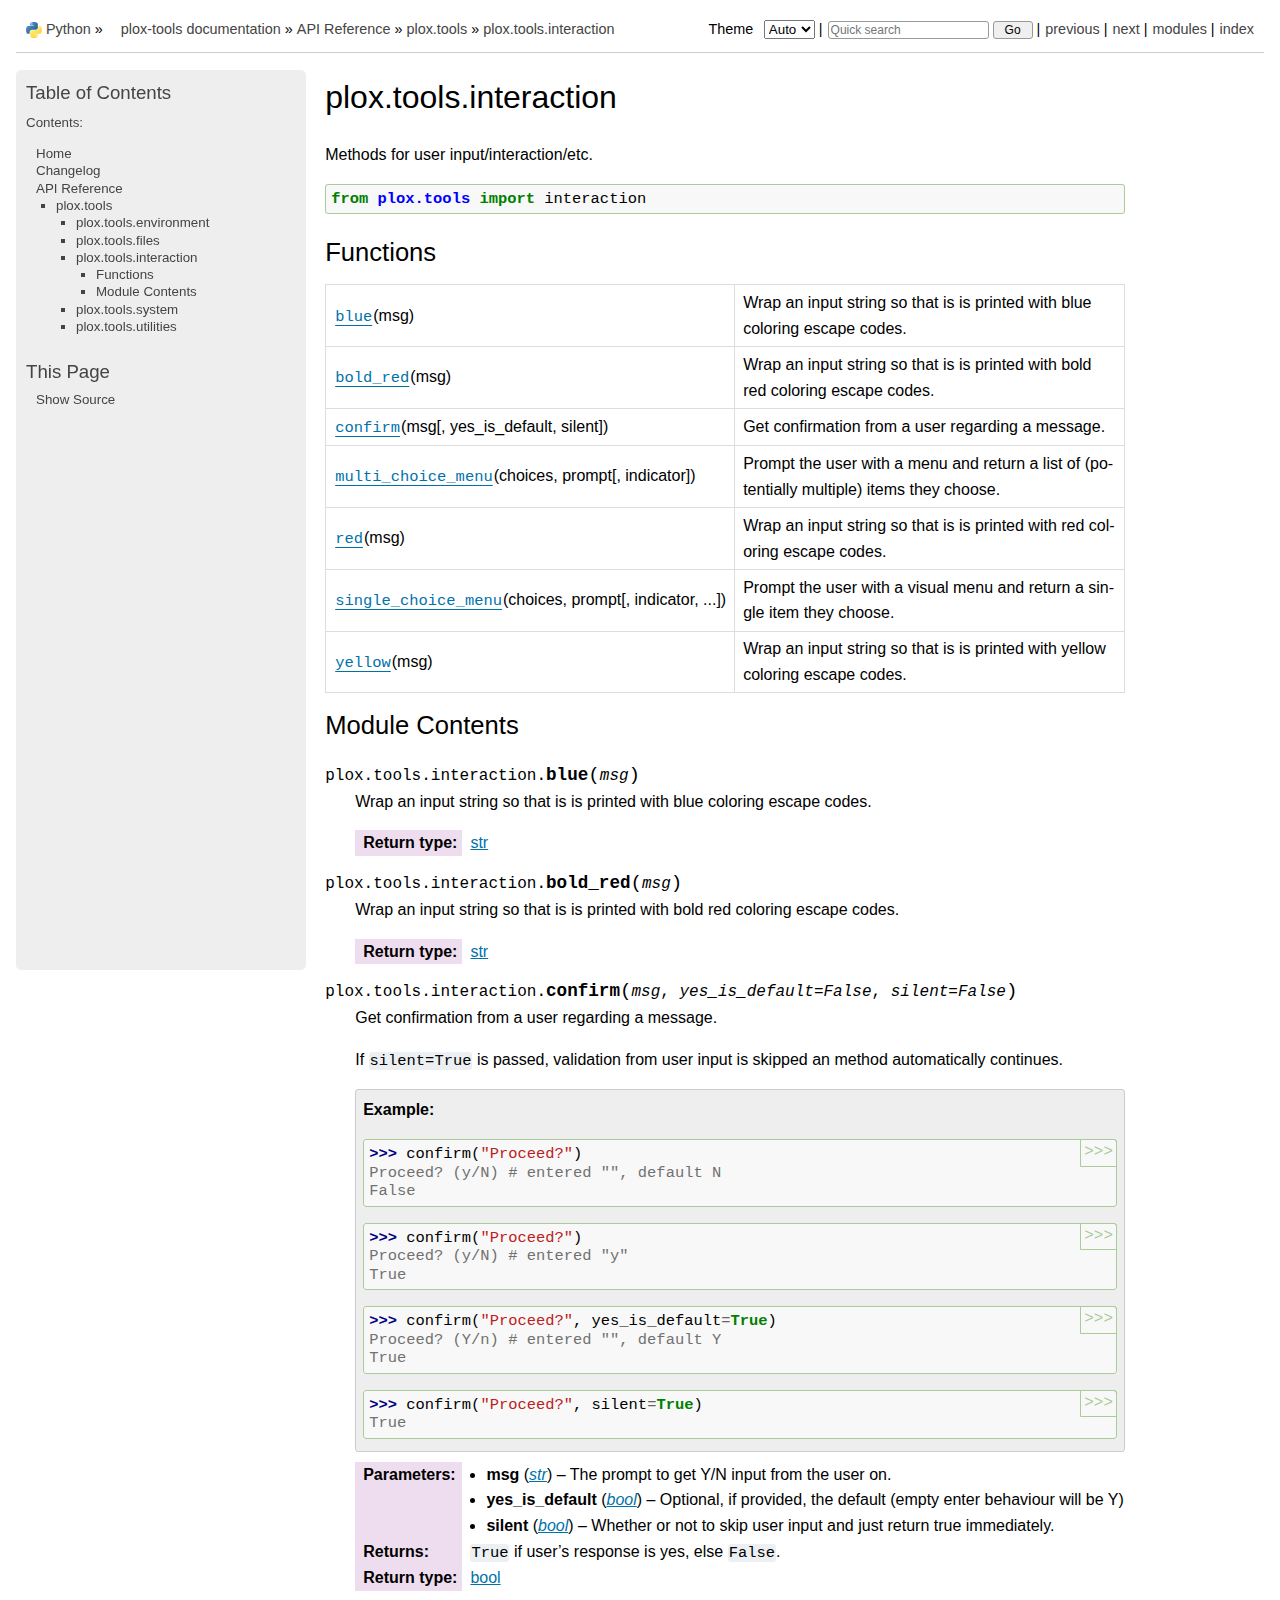
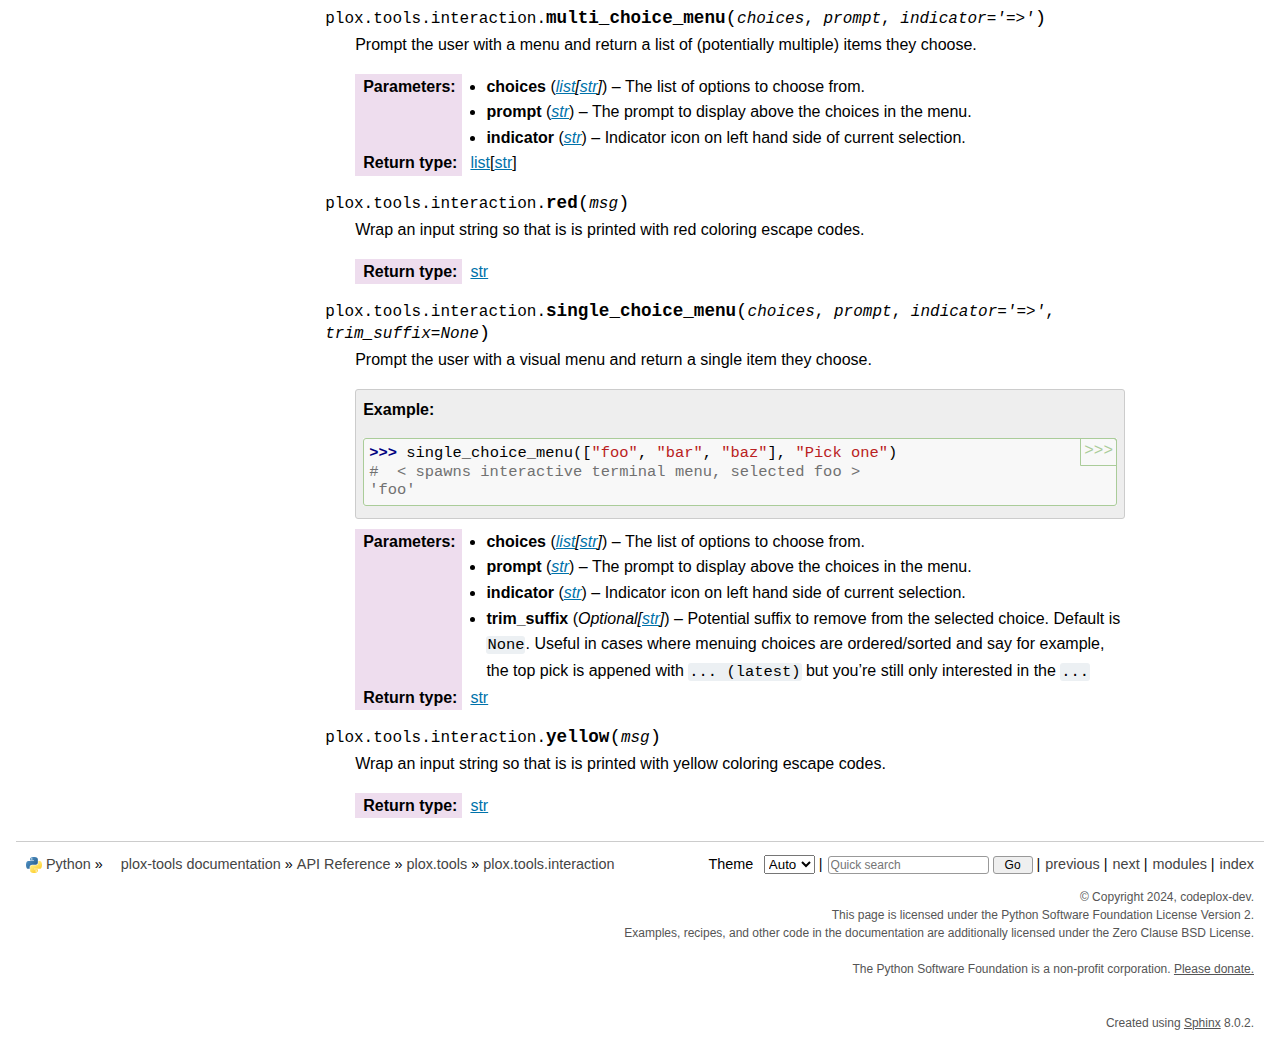
<file: api/plox/tools/interaction/index.html>
<!DOCTYPE html>

<html lang="en" data-content_root="../../../../">
  <head>
    <meta charset="utf-8" />
    <meta name="viewport" content="width=device-width, initial-scale=1.0" /><meta name="viewport" content="width=device-width, initial-scale=1" />

    <title>plox.tools.interaction &#8212; plox-tools  documentation</title><meta name="viewport" content="width=device-width, initial-scale=1.0">
    
    <link rel="stylesheet" type="text/css" href="../../../../_static/pygments.css?v=80d5e7a1" />
    <link rel="stylesheet" type="text/css" href="../../../../_static/pydoctheme.css?v=41b4f12d" />
    <link rel="stylesheet" type="text/css" href="../../../../_static/graphviz.css?v=fd3f3429" />
    <link id="pygments_dark_css" media="(prefers-color-scheme: dark)" rel="stylesheet" type="text/css" href="../../../../_static/pygments_dark.css?v=b20cc3f5" />
    <link rel="stylesheet" type="text/css" href="../../../../_static/custom.css?v=ab55c6b8" />
    
    <script src="../../../../_static/documentation_options.js?v=5929fcd5"></script>
    <script src="../../../../_static/doctools.js?v=9a2dae69"></script>
    <script src="../../../../_static/sphinx_highlight.js?v=dc90522c"></script>
    
    <link rel="index" title="Index" href="../../../../genindex.html" />
    <link rel="search" title="Search" href="../../../../search.html" />
    <link rel="next" title="plox.tools.system" href="../system/index.html" />
    <link rel="prev" title="plox.tools.files" href="../files/index.html" /><link rel="stylesheet" href="../../../../_static/pydoctheme_dark.css" media="(prefers-color-scheme: dark)" id="pydoctheme_dark_css">
    <link rel="shortcut icon" type="image/png" href="../../../../_static/py.svg" />
            <script type="text/javascript" src="../../../../_static/copybutton.js"></script>
            <script type="text/javascript" src="../../../../_static/menu.js"></script>
            <script type="text/javascript" src="../../../../_static/search-focus.js"></script>
            <script type="text/javascript" src="../../../../_static/themetoggle.js"></script> 
  </head>
<body>
<div class="mobile-nav">
    <input type="checkbox" id="menuToggler" class="toggler__input" aria-controls="navigation"
           aria-pressed="false" aria-expanded="false" role="button" aria-label="Menu" />
    <nav class="nav-content" role="navigation">
        <label for="menuToggler" class="toggler__label">
            <span></span>
        </label>
        <span class="nav-items-wrapper">
            <a href="https://www.python.org/" class="nav-logo">
                <img src="../../../../_static/py.svg" alt="Python logo"/>
            </a>
            <span class="version_switcher_placeholder"></span>
            <form role="search" class="search" action="../../../../search.html" method="get">
                <svg xmlns="http://www.w3.org/2000/svg" width="20" height="20" viewBox="0 0 24 24" class="search-icon">
                    <path fill-rule="nonzero" fill="currentColor" d="M15.5 14h-.79l-.28-.27a6.5 6.5 0 001.48-5.34c-.47-2.78-2.79-5-5.59-5.34a6.505 6.505 0 00-7.27 7.27c.34 2.8 2.56 5.12 5.34 5.59a6.5 6.5 0 005.34-1.48l.27.28v.79l4.25 4.25c.41.41 1.08.41 1.49 0 .41-.41.41-1.08 0-1.49L15.5 14zm-6 0C7.01 14 5 11.99 5 9.5S7.01 5 9.5 5 14 7.01 14 9.5 11.99 14 9.5 14z"></path>
                </svg>
                <input placeholder="Quick search" aria-label="Quick search" type="search" name="q" />
                <input type="submit" value="Go"/>
            </form>
        </span>
    </nav>
    <div class="menu-wrapper">
        <nav class="menu" role="navigation" aria-label="main navigation">
            <div class="language_switcher_placeholder"></div>
            
<label class="theme-selector-label">
    Theme
    <select class="theme-selector" oninput="activateTheme(this.value)">
        <option value="auto" selected>Auto</option>
        <option value="light">Light</option>
        <option value="dark">Dark</option>
    </select>
</label>
<h3><a href="../../../../index.html">Table of Contents</a></h3>
<p class="caption" role="heading"><span class="caption-text">Contents:</span></p>
<ul class="current">
<li class="toctree-l1"><a class="reference internal" href="../../../../index.html">Home</a></li>
<li class="toctree-l1"><a class="reference internal" href="../../../../changelog.html">Changelog</a></li>
<li class="toctree-l1 current"><a class="reference internal" href="../../../index.html">API Reference</a><ul class="current">
<li class="toctree-l2 current"><a class="reference internal" href="../index.html">plox.tools</a><ul class="current">
<li class="toctree-l3"><a class="reference internal" href="../environment/index.html">plox.tools.environment</a></li>
<li class="toctree-l3"><a class="reference internal" href="../files/index.html">plox.tools.files</a></li>
<li class="toctree-l3 current"><a class="current reference internal" href="#">plox.tools.interaction</a><ul>
<li class="toctree-l4"><a class="reference internal" href="#functions">Functions</a></li>
<li class="toctree-l4"><a class="reference internal" href="#module-contents">Module Contents</a></li>
</ul>
</li>
<li class="toctree-l3"><a class="reference internal" href="../system/index.html">plox.tools.system</a></li>
<li class="toctree-l3"><a class="reference internal" href="../utilities/index.html">plox.tools.utilities</a></li>
</ul>
</li>
</ul>
</li>
</ul>

  <div role="note" aria-label="source link">
    <h3>This Page</h3>
    <ul class="this-page-menu">
      <li><a href="../../../../_sources/api/plox/tools/interaction/index.rst.txt"
            rel="nofollow">Show Source</a></li>
    </ul>
   </div>
<search id="searchbox" style="display: none" role="search">
  <h3 id="searchlabel">Quick search</h3>
    <div class="searchformwrapper">
    <form class="search" action="../../../../search.html" method="get">
      <input type="text" name="q" aria-labelledby="searchlabel" autocomplete="off" autocorrect="off" autocapitalize="off" spellcheck="false"/>
      <input type="submit" value="Go" />
    </form>
    </div>
</search>
<script>document.getElementById('searchbox').style.display = "block"</script>
        </nav>
    </div>
</div>
  
    <div class="related" role="navigation" aria-label="Related">
      <h3>Navigation</h3>
      <ul>
        <li class="right" style="margin-right: 10px">
          <a href="../../../../genindex.html" title="General Index"
             accesskey="I">index</a></li>
        <li class="right" >
          <a href="../../../../py-modindex.html" title="Python Module Index"
             >modules</a> |</li>
        <li class="right" >
          <a href="../system/index.html" title="plox.tools.system"
             accesskey="N">next</a> |</li>
        <li class="right" >
          <a href="../files/index.html" title="plox.tools.files"
             accesskey="P">previous</a> |</li>
          <li><img src="../../../../_static/py.svg" alt="Python logo" style="vertical-align: middle; margin-top: -1px"/></li>
          <li><a href="https://www.python.org/">Python</a> &#187;</li>
          <li class="switchers">
            <div class="language_switcher_placeholder"></div>
            <div class="version_switcher_placeholder"></div>
          </li>
          <li>
              
              <a href="../../../../index.html">plox-tools  documentation</a> &#187;
              
          </li>
          <li class="nav-item nav-item-1"><a href="../../../index.html" >API Reference</a> &#187;</li>
          <li class="nav-item nav-item-2"><a href="../index.html" accesskey="U">plox.tools</a> &#187;</li>
        <li class="nav-item nav-item-this"><a href="">plox.tools.interaction</a></li>
                <li class="right">
                    

    <div class="inline-search" role="search">
        <form class="inline-search" action="../../../../search.html" method="get">
          <input placeholder="Quick search" aria-label="Quick search" type="search" name="q" id="search-box" />
          <input type="submit" value="Go" />
        </form>
    </div>
                     |
                </li>
            <li class="right">
<label class="theme-selector-label">
    Theme
    <select class="theme-selector" oninput="activateTheme(this.value)">
        <option value="auto" selected>Auto</option>
        <option value="light">Light</option>
        <option value="dark">Dark</option>
    </select>
</label> |</li>
            
      </ul>
    </div>    

    <div class="document">
      <div class="documentwrapper">
        <div class="bodywrapper">
          <div class="body" role="main">
            
  <section id="module-plox.tools.interaction">
<span id="plox-tools-interaction"></span><h1>plox.tools.interaction<a class="headerlink" href="#module-plox.tools.interaction" title="Link to this heading">¶</a></h1>
<p>Methods for user input/interaction/etc.</p>
<div class="highlight-python notranslate"><div class="highlight"><pre><span></span><span class="kn">from</span> <span class="nn">plox.tools</span> <span class="kn">import</span> <span class="n">interaction</span>
</pre></div>
</div>
<section id="functions">
<h2>Functions<a class="headerlink" href="#functions" title="Link to this heading">¶</a></h2>
<table class="autosummary longtable docutils align-default">
<tbody>
<tr class="row-odd"><td><p><a class="reference internal" href="#plox.tools.interaction.blue" title="plox.tools.interaction.blue"><code class="xref py py-obj docutils literal notranslate"><span class="pre">blue</span></code></a>(msg)</p></td>
<td><p>Wrap an input string so that is is printed with blue coloring escape codes.</p></td>
</tr>
<tr class="row-even"><td><p><a class="reference internal" href="#plox.tools.interaction.bold_red" title="plox.tools.interaction.bold_red"><code class="xref py py-obj docutils literal notranslate"><span class="pre">bold_red</span></code></a>(msg)</p></td>
<td><p>Wrap an input string so that is is printed with bold red coloring escape codes.</p></td>
</tr>
<tr class="row-odd"><td><p><a class="reference internal" href="#plox.tools.interaction.confirm" title="plox.tools.interaction.confirm"><code class="xref py py-obj docutils literal notranslate"><span class="pre">confirm</span></code></a>(msg[, yes_is_default, silent])</p></td>
<td><p>Get confirmation from a user regarding a message.</p></td>
</tr>
<tr class="row-even"><td><p><a class="reference internal" href="#plox.tools.interaction.multi_choice_menu" title="plox.tools.interaction.multi_choice_menu"><code class="xref py py-obj docutils literal notranslate"><span class="pre">multi_choice_menu</span></code></a>(choices, prompt[, indicator])</p></td>
<td><p>Prompt the user with a menu and return a list of (potentially multiple) items they choose.</p></td>
</tr>
<tr class="row-odd"><td><p><a class="reference internal" href="#plox.tools.interaction.red" title="plox.tools.interaction.red"><code class="xref py py-obj docutils literal notranslate"><span class="pre">red</span></code></a>(msg)</p></td>
<td><p>Wrap an input string so that is is printed with red coloring escape codes.</p></td>
</tr>
<tr class="row-even"><td><p><a class="reference internal" href="#plox.tools.interaction.single_choice_menu" title="plox.tools.interaction.single_choice_menu"><code class="xref py py-obj docutils literal notranslate"><span class="pre">single_choice_menu</span></code></a>(choices, prompt[, indicator, ...])</p></td>
<td><p>Prompt the user with a visual menu and return a single item they choose.</p></td>
</tr>
<tr class="row-odd"><td><p><a class="reference internal" href="#plox.tools.interaction.yellow" title="plox.tools.interaction.yellow"><code class="xref py py-obj docutils literal notranslate"><span class="pre">yellow</span></code></a>(msg)</p></td>
<td><p>Wrap an input string so that is is printed with yellow coloring escape codes.</p></td>
</tr>
</tbody>
</table>
</section>
<section id="module-contents">
<h2>Module Contents<a class="headerlink" href="#module-contents" title="Link to this heading">¶</a></h2>
<dl class="py function">
<dt class="sig sig-object py" id="plox.tools.interaction.blue">
<span class="sig-prename descclassname"><span class="pre">plox.tools.interaction.</span></span><span class="sig-name descname"><span class="pre">blue</span></span><span class="sig-paren">(</span><em class="sig-param"><span class="n"><span class="pre">msg</span></span></em><span class="sig-paren">)</span><a class="headerlink" href="#plox.tools.interaction.blue" title="Link to this definition">¶</a></dt>
<dd><p>Wrap an input string so that is is printed with blue coloring escape codes.</p>
<dl class="field-list simple">
<dt class="field-odd">Return type<span class="colon">:</span></dt>
<dd class="field-odd"><p><a class="reference external" href="https://docs.python.org/3.12/library/stdtypes.html#str" title="(in Python v3.12)">str</a></p>
</dd>
</dl>
</dd></dl>

<dl class="py function">
<dt class="sig sig-object py" id="plox.tools.interaction.bold_red">
<span class="sig-prename descclassname"><span class="pre">plox.tools.interaction.</span></span><span class="sig-name descname"><span class="pre">bold_red</span></span><span class="sig-paren">(</span><em class="sig-param"><span class="n"><span class="pre">msg</span></span></em><span class="sig-paren">)</span><a class="headerlink" href="#plox.tools.interaction.bold_red" title="Link to this definition">¶</a></dt>
<dd><p>Wrap an input string so that is is printed with bold red coloring escape codes.</p>
<dl class="field-list simple">
<dt class="field-odd">Return type<span class="colon">:</span></dt>
<dd class="field-odd"><p><a class="reference external" href="https://docs.python.org/3.12/library/stdtypes.html#str" title="(in Python v3.12)">str</a></p>
</dd>
</dl>
</dd></dl>

<dl class="py function">
<dt class="sig sig-object py" id="plox.tools.interaction.confirm">
<span class="sig-prename descclassname"><span class="pre">plox.tools.interaction.</span></span><span class="sig-name descname"><span class="pre">confirm</span></span><span class="sig-paren">(</span><em class="sig-param"><span class="n"><span class="pre">msg</span></span></em>, <em class="sig-param"><span class="n"><span class="pre">yes_is_default</span></span><span class="o"><span class="pre">=</span></span><span class="default_value"><span class="pre">False</span></span></em>, <em class="sig-param"><span class="n"><span class="pre">silent</span></span><span class="o"><span class="pre">=</span></span><span class="default_value"><span class="pre">False</span></span></em><span class="sig-paren">)</span><a class="headerlink" href="#plox.tools.interaction.confirm" title="Link to this definition">¶</a></dt>
<dd><p>Get confirmation from a user regarding a message.</p>
<p>If <code class="docutils literal notranslate"><span class="pre">silent=True</span></code> is passed, validation from user input is skipped an
method automatically continues.</p>
<div class="admonition-example admonition">
<p class="admonition-title">Example</p>
<div class="doctest highlight-default notranslate"><div class="highlight"><pre><span></span><span class="gp">&gt;&gt;&gt; </span><span class="n">confirm</span><span class="p">(</span><span class="s2">&quot;Proceed?&quot;</span><span class="p">)</span>
<span class="go">Proceed? (y/N) # entered &quot;&quot;, default N</span>
<span class="go">False</span>
</pre></div>
</div>
<div class="doctest highlight-default notranslate"><div class="highlight"><pre><span></span><span class="gp">&gt;&gt;&gt; </span><span class="n">confirm</span><span class="p">(</span><span class="s2">&quot;Proceed?&quot;</span><span class="p">)</span>
<span class="go">Proceed? (y/N) # entered &quot;y&quot;</span>
<span class="go">True</span>
</pre></div>
</div>
<div class="doctest highlight-default notranslate"><div class="highlight"><pre><span></span><span class="gp">&gt;&gt;&gt; </span><span class="n">confirm</span><span class="p">(</span><span class="s2">&quot;Proceed?&quot;</span><span class="p">,</span> <span class="n">yes_is_default</span><span class="o">=</span><span class="kc">True</span><span class="p">)</span>
<span class="go">Proceed? (Y/n) # entered &quot;&quot;, default Y</span>
<span class="go">True</span>
</pre></div>
</div>
<div class="doctest highlight-default notranslate"><div class="highlight"><pre><span></span><span class="gp">&gt;&gt;&gt; </span><span class="n">confirm</span><span class="p">(</span><span class="s2">&quot;Proceed?&quot;</span><span class="p">,</span> <span class="n">silent</span><span class="o">=</span><span class="kc">True</span><span class="p">)</span>
<span class="go">True</span>
</pre></div>
</div>
</div>
<dl class="field-list simple">
<dt class="field-odd">Parameters<span class="colon">:</span></dt>
<dd class="field-odd"><ul class="simple">
<li><p><strong>msg</strong> (<a class="reference external" href="https://docs.python.org/3.12/library/stdtypes.html#str" title="(in Python v3.12)"><em>str</em></a>) – The prompt to get Y/N input from the user on.</p></li>
<li><p><strong>yes_is_default</strong> (<a class="reference external" href="https://docs.python.org/3.12/library/functions.html#bool" title="(in Python v3.12)"><em>bool</em></a>) – Optional, if provided, the default (empty
enter behaviour will be Y)</p></li>
<li><p><strong>silent</strong> (<a class="reference external" href="https://docs.python.org/3.12/library/functions.html#bool" title="(in Python v3.12)"><em>bool</em></a>) – Whether or not to skip user input and just return
true immediately.</p></li>
</ul>
</dd>
<dt class="field-even">Returns<span class="colon">:</span></dt>
<dd class="field-even"><p><code class="docutils literal notranslate"><span class="pre">True</span></code> if user’s response is yes, else <code class="docutils literal notranslate"><span class="pre">False</span></code>.</p>
</dd>
<dt class="field-odd">Return type<span class="colon">:</span></dt>
<dd class="field-odd"><p><a class="reference external" href="https://docs.python.org/3.12/library/functions.html#bool" title="(in Python v3.12)">bool</a></p>
</dd>
</dl>
</dd></dl>

<dl class="py function">
<dt class="sig sig-object py" id="plox.tools.interaction.multi_choice_menu">
<span class="sig-prename descclassname"><span class="pre">plox.tools.interaction.</span></span><span class="sig-name descname"><span class="pre">multi_choice_menu</span></span><span class="sig-paren">(</span><em class="sig-param"><span class="n"><span class="pre">choices</span></span></em>, <em class="sig-param"><span class="n"><span class="pre">prompt</span></span></em>, <em class="sig-param"><span class="n"><span class="pre">indicator</span></span><span class="o"><span class="pre">=</span></span><span class="default_value"><span class="pre">'=&gt;'</span></span></em><span class="sig-paren">)</span><a class="headerlink" href="#plox.tools.interaction.multi_choice_menu" title="Link to this definition">¶</a></dt>
<dd><p>Prompt the user with a menu and return a list of (potentially multiple) items they choose.</p>
<dl class="field-list simple">
<dt class="field-odd">Parameters<span class="colon">:</span></dt>
<dd class="field-odd"><ul class="simple">
<li><p><strong>choices</strong> (<a class="reference external" href="https://docs.python.org/3.12/library/stdtypes.html#list" title="(in Python v3.12)"><em>list</em></a><em>[</em><a class="reference external" href="https://docs.python.org/3.12/library/stdtypes.html#str" title="(in Python v3.12)"><em>str</em></a><em>]</em>) – The list of options to choose from.</p></li>
<li><p><strong>prompt</strong> (<a class="reference external" href="https://docs.python.org/3.12/library/stdtypes.html#str" title="(in Python v3.12)"><em>str</em></a>) – The prompt to display above the choices in the menu.</p></li>
<li><p><strong>indicator</strong> (<a class="reference external" href="https://docs.python.org/3.12/library/stdtypes.html#str" title="(in Python v3.12)"><em>str</em></a>) – Indicator icon on left hand side of current selection.</p></li>
</ul>
</dd>
<dt class="field-even">Return type<span class="colon">:</span></dt>
<dd class="field-even"><p><a class="reference external" href="https://docs.python.org/3.12/library/stdtypes.html#list" title="(in Python v3.12)">list</a>[<a class="reference external" href="https://docs.python.org/3.12/library/stdtypes.html#str" title="(in Python v3.12)">str</a>]</p>
</dd>
</dl>
</dd></dl>

<dl class="py function">
<dt class="sig sig-object py" id="plox.tools.interaction.red">
<span class="sig-prename descclassname"><span class="pre">plox.tools.interaction.</span></span><span class="sig-name descname"><span class="pre">red</span></span><span class="sig-paren">(</span><em class="sig-param"><span class="n"><span class="pre">msg</span></span></em><span class="sig-paren">)</span><a class="headerlink" href="#plox.tools.interaction.red" title="Link to this definition">¶</a></dt>
<dd><p>Wrap an input string so that is is printed with red coloring escape codes.</p>
<dl class="field-list simple">
<dt class="field-odd">Return type<span class="colon">:</span></dt>
<dd class="field-odd"><p><a class="reference external" href="https://docs.python.org/3.12/library/stdtypes.html#str" title="(in Python v3.12)">str</a></p>
</dd>
</dl>
</dd></dl>

<dl class="py function">
<dt class="sig sig-object py" id="plox.tools.interaction.single_choice_menu">
<span class="sig-prename descclassname"><span class="pre">plox.tools.interaction.</span></span><span class="sig-name descname"><span class="pre">single_choice_menu</span></span><span class="sig-paren">(</span><em class="sig-param"><span class="n"><span class="pre">choices</span></span></em>, <em class="sig-param"><span class="n"><span class="pre">prompt</span></span></em>, <em class="sig-param"><span class="n"><span class="pre">indicator</span></span><span class="o"><span class="pre">=</span></span><span class="default_value"><span class="pre">'=&gt;'</span></span></em>, <em class="sig-param"><span class="n"><span class="pre">trim_suffix</span></span><span class="o"><span class="pre">=</span></span><span class="default_value"><span class="pre">None</span></span></em><span class="sig-paren">)</span><a class="headerlink" href="#plox.tools.interaction.single_choice_menu" title="Link to this definition">¶</a></dt>
<dd><p>Prompt the user with a visual menu and return a single item they choose.</p>
<div class="admonition-example admonition">
<p class="admonition-title">Example</p>
<div class="doctest highlight-default notranslate"><div class="highlight"><pre><span></span><span class="gp">&gt;&gt;&gt; </span><span class="n">single_choice_menu</span><span class="p">([</span><span class="s2">&quot;foo&quot;</span><span class="p">,</span> <span class="s2">&quot;bar&quot;</span><span class="p">,</span> <span class="s2">&quot;baz&quot;</span><span class="p">],</span> <span class="s2">&quot;Pick one&quot;</span><span class="p">)</span>
<span class="go">#  &lt; spawns interactive terminal menu, selected foo &gt;</span>
<span class="go">&#39;foo&#39;</span>
</pre></div>
</div>
</div>
<dl class="field-list simple">
<dt class="field-odd">Parameters<span class="colon">:</span></dt>
<dd class="field-odd"><ul class="simple">
<li><p><strong>choices</strong> (<a class="reference external" href="https://docs.python.org/3.12/library/stdtypes.html#list" title="(in Python v3.12)"><em>list</em></a><em>[</em><a class="reference external" href="https://docs.python.org/3.12/library/stdtypes.html#str" title="(in Python v3.12)"><em>str</em></a><em>]</em>) – The list of options to choose from.</p></li>
<li><p><strong>prompt</strong> (<a class="reference external" href="https://docs.python.org/3.12/library/stdtypes.html#str" title="(in Python v3.12)"><em>str</em></a>) – The prompt to display above the choices in the menu.</p></li>
<li><p><strong>indicator</strong> (<a class="reference external" href="https://docs.python.org/3.12/library/stdtypes.html#str" title="(in Python v3.12)"><em>str</em></a>) – Indicator icon on left hand side of current selection.</p></li>
<li><p><strong>trim_suffix</strong> (<em>Optional</em><em>[</em><a class="reference external" href="https://docs.python.org/3.12/library/stdtypes.html#str" title="(in Python v3.12)"><em>str</em></a><em>]</em>) – Potential suffix to remove from the selected choice.
Default is <code class="docutils literal notranslate"><span class="pre">None</span></code>. Useful in cases where menuing choices are ordered/sorted
and say for example, the top pick is appened with <code class="docutils literal notranslate"><span class="pre">...</span> <span class="pre">(latest)</span></code> but you’re
still only interested in the <code class="docutils literal notranslate"><span class="pre">...</span></code></p></li>
</ul>
</dd>
<dt class="field-even">Return type<span class="colon">:</span></dt>
<dd class="field-even"><p><a class="reference external" href="https://docs.python.org/3.12/library/stdtypes.html#str" title="(in Python v3.12)">str</a></p>
</dd>
</dl>
</dd></dl>

<dl class="py function">
<dt class="sig sig-object py" id="plox.tools.interaction.yellow">
<span class="sig-prename descclassname"><span class="pre">plox.tools.interaction.</span></span><span class="sig-name descname"><span class="pre">yellow</span></span><span class="sig-paren">(</span><em class="sig-param"><span class="n"><span class="pre">msg</span></span></em><span class="sig-paren">)</span><a class="headerlink" href="#plox.tools.interaction.yellow" title="Link to this definition">¶</a></dt>
<dd><p>Wrap an input string so that is is printed with yellow coloring escape codes.</p>
<dl class="field-list simple">
<dt class="field-odd">Return type<span class="colon">:</span></dt>
<dd class="field-odd"><p><a class="reference external" href="https://docs.python.org/3.12/library/stdtypes.html#str" title="(in Python v3.12)">str</a></p>
</dd>
</dl>
</dd></dl>

</section>
</section>


            <div class="clearer"></div>
          </div>
        </div>
      </div>
      <div class="sphinxsidebar" role="navigation" aria-label="Main">
        <div class="sphinxsidebarwrapper">
<h3><a href="../../../../index.html">Table of Contents</a></h3>
<p class="caption" role="heading"><span class="caption-text">Contents:</span></p>
<ul class="current">
<li class="toctree-l1"><a class="reference internal" href="../../../../index.html">Home</a></li>
<li class="toctree-l1"><a class="reference internal" href="../../../../changelog.html">Changelog</a></li>
<li class="toctree-l1 current"><a class="reference internal" href="../../../index.html">API Reference</a><ul class="current">
<li class="toctree-l2 current"><a class="reference internal" href="../index.html">plox.tools</a><ul class="current">
<li class="toctree-l3"><a class="reference internal" href="../environment/index.html">plox.tools.environment</a></li>
<li class="toctree-l3"><a class="reference internal" href="../files/index.html">plox.tools.files</a></li>
<li class="toctree-l3 current"><a class="current reference internal" href="#">plox.tools.interaction</a><ul>
<li class="toctree-l4"><a class="reference internal" href="#functions">Functions</a></li>
<li class="toctree-l4"><a class="reference internal" href="#module-contents">Module Contents</a></li>
</ul>
</li>
<li class="toctree-l3"><a class="reference internal" href="../system/index.html">plox.tools.system</a></li>
<li class="toctree-l3"><a class="reference internal" href="../utilities/index.html">plox.tools.utilities</a></li>
</ul>
</li>
</ul>
</li>
</ul>

  <div role="note" aria-label="source link">
    <h3>This Page</h3>
    <ul class="this-page-menu">
      <li><a href="../../../../_sources/api/plox/tools/interaction/index.rst.txt"
            rel="nofollow">Show Source</a></li>
    </ul>
   </div>
<search id="searchbox" style="display: none" role="search">
  <h3 id="searchlabel">Quick search</h3>
    <div class="searchformwrapper">
    <form class="search" action="../../../../search.html" method="get">
      <input type="text" name="q" aria-labelledby="searchlabel" autocomplete="off" autocorrect="off" autocapitalize="off" spellcheck="false"/>
      <input type="submit" value="Go" />
    </form>
    </div>
</search>
<script>document.getElementById('searchbox').style.display = "block"</script>
        </div>
      </div>
      <div class="clearer"></div>
    </div>  
    <div class="related" role="navigation" aria-label="Related">
      <h3>Navigation</h3>
      <ul>
        <li class="right" style="margin-right: 10px">
          <a href="../../../../genindex.html" title="General Index"
             >index</a></li>
        <li class="right" >
          <a href="../../../../py-modindex.html" title="Python Module Index"
             >modules</a> |</li>
        <li class="right" >
          <a href="../system/index.html" title="plox.tools.system"
             >next</a> |</li>
        <li class="right" >
          <a href="../files/index.html" title="plox.tools.files"
             >previous</a> |</li>
          <li><img src="../../../../_static/py.svg" alt="Python logo" style="vertical-align: middle; margin-top: -1px"/></li>
          <li><a href="https://www.python.org/">Python</a> &#187;</li>
          <li class="switchers">
            <div class="language_switcher_placeholder"></div>
            <div class="version_switcher_placeholder"></div>
          </li>
          <li>
              
              <a href="../../../../index.html">plox-tools  documentation</a> &#187;
              
          </li>
          <li class="nav-item nav-item-1"><a href="../../../index.html" >API Reference</a> &#187;</li>
          <li class="nav-item nav-item-2"><a href="../index.html" >plox.tools</a> &#187;</li>
        <li class="nav-item nav-item-this"><a href="">plox.tools.interaction</a></li>
                <li class="right">
                    

    <div class="inline-search" role="search">
        <form class="inline-search" action="../../../../search.html" method="get">
          <input placeholder="Quick search" aria-label="Quick search" type="search" name="q" id="search-box" />
          <input type="submit" value="Go" />
        </form>
    </div>
                     |
                </li>
            <li class="right">
<label class="theme-selector-label">
    Theme
    <select class="theme-selector" oninput="activateTheme(this.value)">
        <option value="auto" selected>Auto</option>
        <option value="light">Light</option>
        <option value="dark">Dark</option>
    </select>
</label> |</li>
            
      </ul>
    </div>  
    <div class="footer">
    &copy; 
    Copyright
     2024, codeplox-dev.
    <br />
    This page is licensed under the Python Software Foundation License Version 2.
    <br />
    Examples, recipes, and other code in the documentation are additionally licensed under the Zero Clause BSD License.
    <br />
    
    
    <br />

    The Python Software Foundation is a non-profit corporation.
<a href="https://www.python.org/psf/donations/">Please donate.</a>
<br />
    <br />
    
    <br />

    Created using <a href="https://www.sphinx-doc.org/">Sphinx</a> 8.0.2.
    </div>

  </body>
</html>
</file>
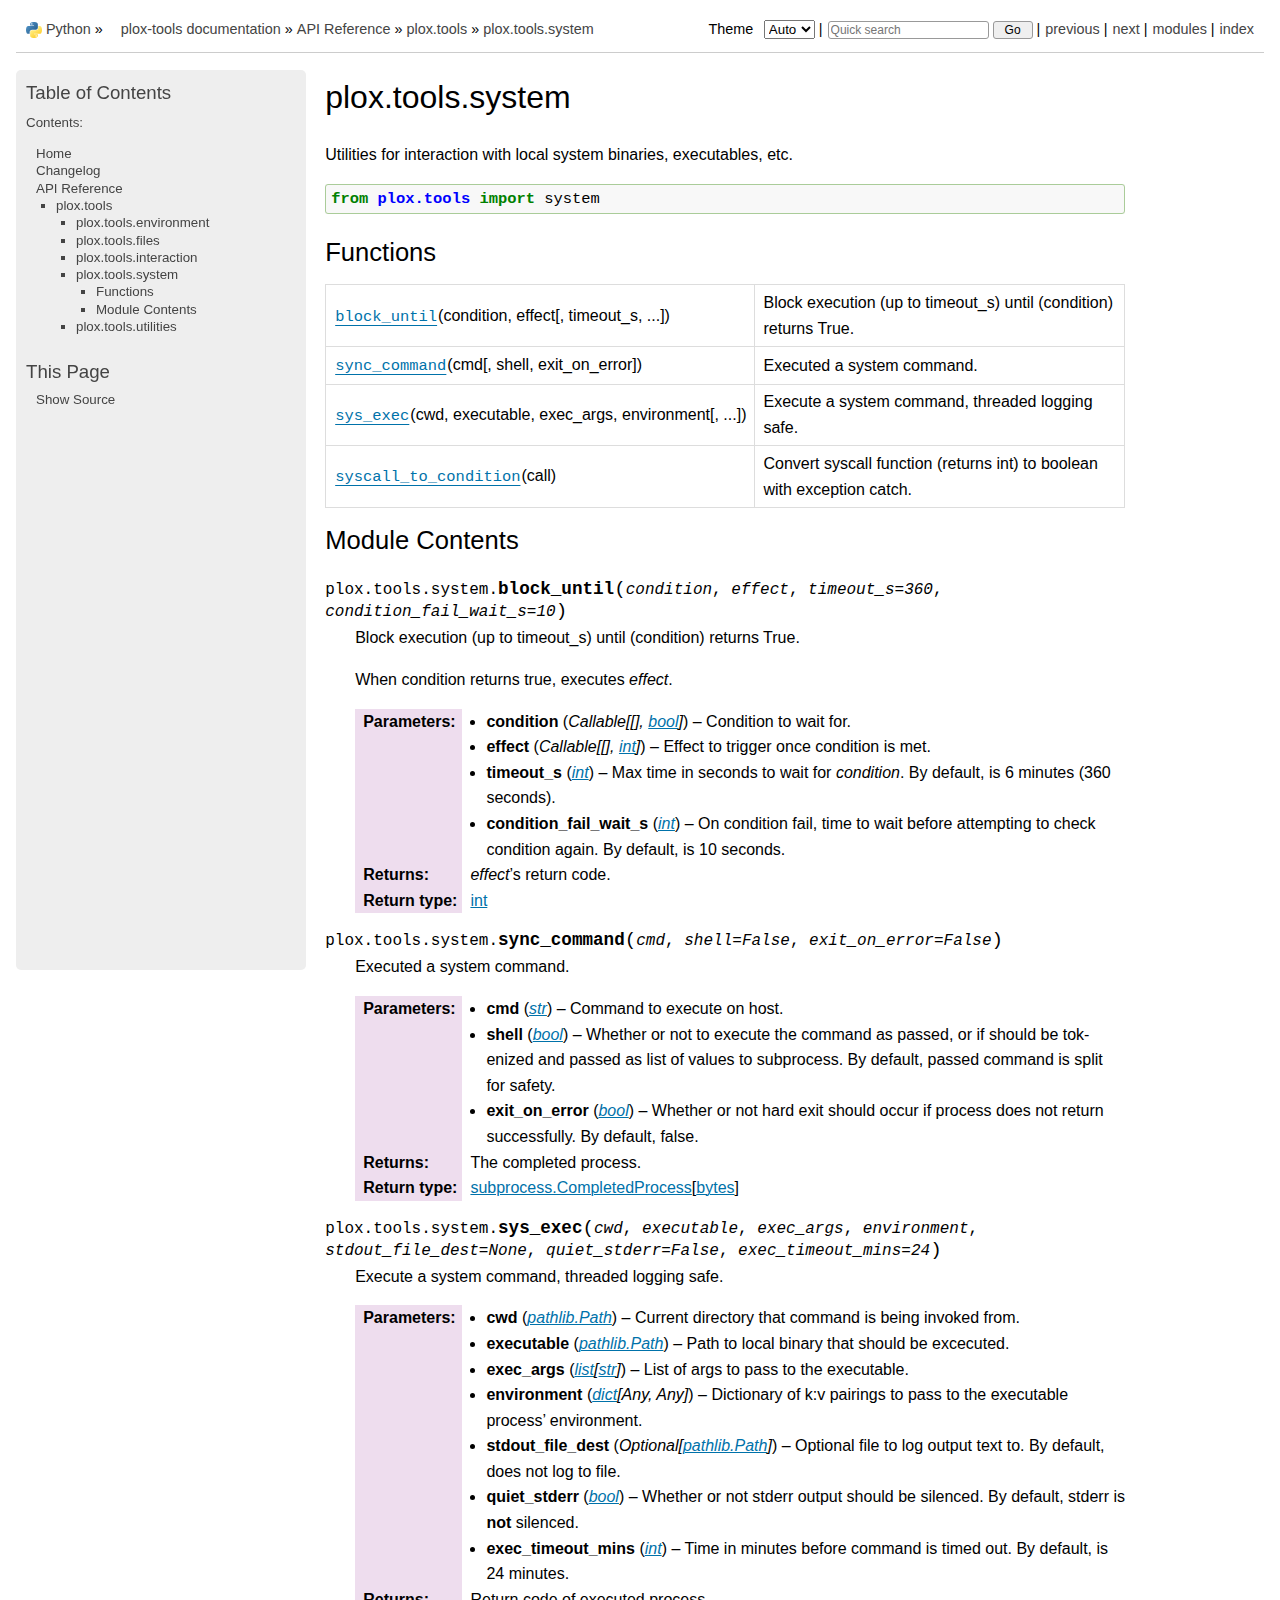
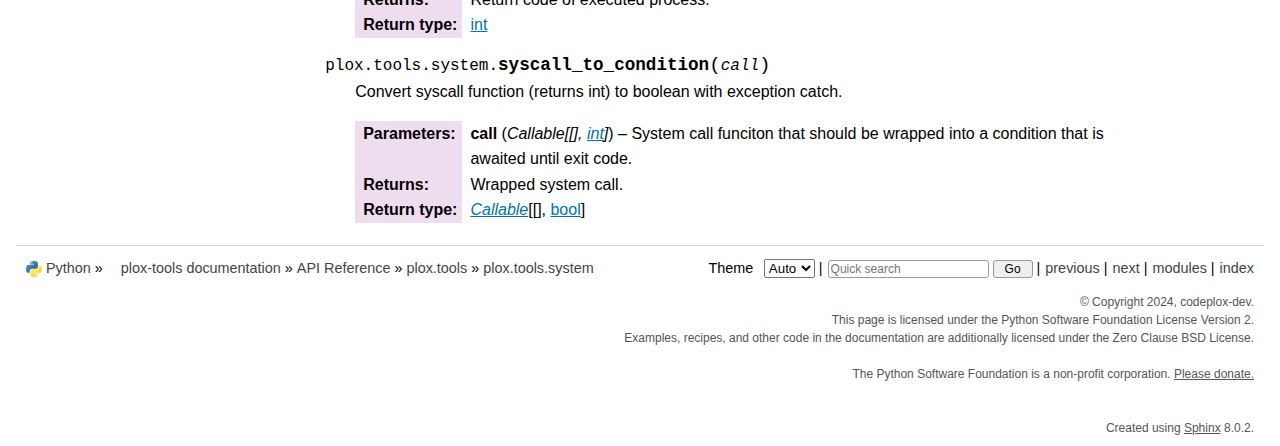
<file: api/plox/tools/system/index.html>
<!DOCTYPE html>

<html lang="en" data-content_root="../../../../">
  <head>
    <meta charset="utf-8" />
    <meta name="viewport" content="width=device-width, initial-scale=1.0" /><meta name="viewport" content="width=device-width, initial-scale=1" />

    <title>plox.tools.system &#8212; plox-tools  documentation</title><meta name="viewport" content="width=device-width, initial-scale=1.0">
    
    <link rel="stylesheet" type="text/css" href="../../../../_static/pygments.css?v=80d5e7a1" />
    <link rel="stylesheet" type="text/css" href="../../../../_static/pydoctheme.css?v=41b4f12d" />
    <link rel="stylesheet" type="text/css" href="../../../../_static/graphviz.css?v=fd3f3429" />
    <link id="pygments_dark_css" media="(prefers-color-scheme: dark)" rel="stylesheet" type="text/css" href="../../../../_static/pygments_dark.css?v=b20cc3f5" />
    <link rel="stylesheet" type="text/css" href="../../../../_static/custom.css?v=ab55c6b8" />
    
    <script src="../../../../_static/documentation_options.js?v=5929fcd5"></script>
    <script src="../../../../_static/doctools.js?v=9a2dae69"></script>
    <script src="../../../../_static/sphinx_highlight.js?v=dc90522c"></script>
    
    <link rel="index" title="Index" href="../../../../genindex.html" />
    <link rel="search" title="Search" href="../../../../search.html" />
    <link rel="next" title="plox.tools.utilities" href="../utilities/index.html" />
    <link rel="prev" title="plox.tools.interaction" href="../interaction/index.html" /><link rel="stylesheet" href="../../../../_static/pydoctheme_dark.css" media="(prefers-color-scheme: dark)" id="pydoctheme_dark_css">
    <link rel="shortcut icon" type="image/png" href="../../../../_static/py.svg" />
            <script type="text/javascript" src="../../../../_static/copybutton.js"></script>
            <script type="text/javascript" src="../../../../_static/menu.js"></script>
            <script type="text/javascript" src="../../../../_static/search-focus.js"></script>
            <script type="text/javascript" src="../../../../_static/themetoggle.js"></script> 
  </head>
<body>
<div class="mobile-nav">
    <input type="checkbox" id="menuToggler" class="toggler__input" aria-controls="navigation"
           aria-pressed="false" aria-expanded="false" role="button" aria-label="Menu" />
    <nav class="nav-content" role="navigation">
        <label for="menuToggler" class="toggler__label">
            <span></span>
        </label>
        <span class="nav-items-wrapper">
            <a href="https://www.python.org/" class="nav-logo">
                <img src="../../../../_static/py.svg" alt="Python logo"/>
            </a>
            <span class="version_switcher_placeholder"></span>
            <form role="search" class="search" action="../../../../search.html" method="get">
                <svg xmlns="http://www.w3.org/2000/svg" width="20" height="20" viewBox="0 0 24 24" class="search-icon">
                    <path fill-rule="nonzero" fill="currentColor" d="M15.5 14h-.79l-.28-.27a6.5 6.5 0 001.48-5.34c-.47-2.78-2.79-5-5.59-5.34a6.505 6.505 0 00-7.27 7.27c.34 2.8 2.56 5.12 5.34 5.59a6.5 6.5 0 005.34-1.48l.27.28v.79l4.25 4.25c.41.41 1.08.41 1.49 0 .41-.41.41-1.08 0-1.49L15.5 14zm-6 0C7.01 14 5 11.99 5 9.5S7.01 5 9.5 5 14 7.01 14 9.5 11.99 14 9.5 14z"></path>
                </svg>
                <input placeholder="Quick search" aria-label="Quick search" type="search" name="q" />
                <input type="submit" value="Go"/>
            </form>
        </span>
    </nav>
    <div class="menu-wrapper">
        <nav class="menu" role="navigation" aria-label="main navigation">
            <div class="language_switcher_placeholder"></div>
            
<label class="theme-selector-label">
    Theme
    <select class="theme-selector" oninput="activateTheme(this.value)">
        <option value="auto" selected>Auto</option>
        <option value="light">Light</option>
        <option value="dark">Dark</option>
    </select>
</label>
<h3><a href="../../../../index.html">Table of Contents</a></h3>
<p class="caption" role="heading"><span class="caption-text">Contents:</span></p>
<ul class="current">
<li class="toctree-l1"><a class="reference internal" href="../../../../index.html">Home</a></li>
<li class="toctree-l1"><a class="reference internal" href="../../../../changelog.html">Changelog</a></li>
<li class="toctree-l1 current"><a class="reference internal" href="../../../index.html">API Reference</a><ul class="current">
<li class="toctree-l2 current"><a class="reference internal" href="../index.html">plox.tools</a><ul class="current">
<li class="toctree-l3"><a class="reference internal" href="../environment/index.html">plox.tools.environment</a></li>
<li class="toctree-l3"><a class="reference internal" href="../files/index.html">plox.tools.files</a></li>
<li class="toctree-l3"><a class="reference internal" href="../interaction/index.html">plox.tools.interaction</a></li>
<li class="toctree-l3 current"><a class="current reference internal" href="#">plox.tools.system</a><ul>
<li class="toctree-l4"><a class="reference internal" href="#functions">Functions</a></li>
<li class="toctree-l4"><a class="reference internal" href="#module-contents">Module Contents</a></li>
</ul>
</li>
<li class="toctree-l3"><a class="reference internal" href="../utilities/index.html">plox.tools.utilities</a></li>
</ul>
</li>
</ul>
</li>
</ul>

  <div role="note" aria-label="source link">
    <h3>This Page</h3>
    <ul class="this-page-menu">
      <li><a href="../../../../_sources/api/plox/tools/system/index.rst.txt"
            rel="nofollow">Show Source</a></li>
    </ul>
   </div>
<search id="searchbox" style="display: none" role="search">
  <h3 id="searchlabel">Quick search</h3>
    <div class="searchformwrapper">
    <form class="search" action="../../../../search.html" method="get">
      <input type="text" name="q" aria-labelledby="searchlabel" autocomplete="off" autocorrect="off" autocapitalize="off" spellcheck="false"/>
      <input type="submit" value="Go" />
    </form>
    </div>
</search>
<script>document.getElementById('searchbox').style.display = "block"</script>
        </nav>
    </div>
</div>
  
    <div class="related" role="navigation" aria-label="Related">
      <h3>Navigation</h3>
      <ul>
        <li class="right" style="margin-right: 10px">
          <a href="../../../../genindex.html" title="General Index"
             accesskey="I">index</a></li>
        <li class="right" >
          <a href="../../../../py-modindex.html" title="Python Module Index"
             >modules</a> |</li>
        <li class="right" >
          <a href="../utilities/index.html" title="plox.tools.utilities"
             accesskey="N">next</a> |</li>
        <li class="right" >
          <a href="../interaction/index.html" title="plox.tools.interaction"
             accesskey="P">previous</a> |</li>
          <li><img src="../../../../_static/py.svg" alt="Python logo" style="vertical-align: middle; margin-top: -1px"/></li>
          <li><a href="https://www.python.org/">Python</a> &#187;</li>
          <li class="switchers">
            <div class="language_switcher_placeholder"></div>
            <div class="version_switcher_placeholder"></div>
          </li>
          <li>
              
              <a href="../../../../index.html">plox-tools  documentation</a> &#187;
              
          </li>
          <li class="nav-item nav-item-1"><a href="../../../index.html" >API Reference</a> &#187;</li>
          <li class="nav-item nav-item-2"><a href="../index.html" accesskey="U">plox.tools</a> &#187;</li>
        <li class="nav-item nav-item-this"><a href="">plox.tools.system</a></li>
                <li class="right">
                    

    <div class="inline-search" role="search">
        <form class="inline-search" action="../../../../search.html" method="get">
          <input placeholder="Quick search" aria-label="Quick search" type="search" name="q" id="search-box" />
          <input type="submit" value="Go" />
        </form>
    </div>
                     |
                </li>
            <li class="right">
<label class="theme-selector-label">
    Theme
    <select class="theme-selector" oninput="activateTheme(this.value)">
        <option value="auto" selected>Auto</option>
        <option value="light">Light</option>
        <option value="dark">Dark</option>
    </select>
</label> |</li>
            
      </ul>
    </div>    

    <div class="document">
      <div class="documentwrapper">
        <div class="bodywrapper">
          <div class="body" role="main">
            
  <section id="module-plox.tools.system">
<span id="plox-tools-system"></span><h1>plox.tools.system<a class="headerlink" href="#module-plox.tools.system" title="Link to this heading">¶</a></h1>
<p>Utilities for interaction with local system binaries, executables, etc.</p>
<div class="highlight-python notranslate"><div class="highlight"><pre><span></span><span class="kn">from</span> <span class="nn">plox.tools</span> <span class="kn">import</span> <span class="n">system</span>
</pre></div>
</div>
<section id="functions">
<h2>Functions<a class="headerlink" href="#functions" title="Link to this heading">¶</a></h2>
<table class="autosummary longtable docutils align-default">
<tbody>
<tr class="row-odd"><td><p><a class="reference internal" href="#plox.tools.system.block_until" title="plox.tools.system.block_until"><code class="xref py py-obj docutils literal notranslate"><span class="pre">block_until</span></code></a>(condition, effect[, timeout_s, ...])</p></td>
<td><p>Block execution (up to timeout_s) until (condition) returns True.</p></td>
</tr>
<tr class="row-even"><td><p><a class="reference internal" href="#plox.tools.system.sync_command" title="plox.tools.system.sync_command"><code class="xref py py-obj docutils literal notranslate"><span class="pre">sync_command</span></code></a>(cmd[, shell, exit_on_error])</p></td>
<td><p>Executed a system command.</p></td>
</tr>
<tr class="row-odd"><td><p><a class="reference internal" href="#plox.tools.system.sys_exec" title="plox.tools.system.sys_exec"><code class="xref py py-obj docutils literal notranslate"><span class="pre">sys_exec</span></code></a>(cwd, executable, exec_args, environment[, ...])</p></td>
<td><p>Execute a system command, threaded logging safe.</p></td>
</tr>
<tr class="row-even"><td><p><a class="reference internal" href="#plox.tools.system.syscall_to_condition" title="plox.tools.system.syscall_to_condition"><code class="xref py py-obj docutils literal notranslate"><span class="pre">syscall_to_condition</span></code></a>(call)</p></td>
<td><p>Convert syscall function (returns int) to boolean with exception catch.</p></td>
</tr>
</tbody>
</table>
</section>
<section id="module-contents">
<h2>Module Contents<a class="headerlink" href="#module-contents" title="Link to this heading">¶</a></h2>
<dl class="py function">
<dt class="sig sig-object py" id="plox.tools.system.block_until">
<span class="sig-prename descclassname"><span class="pre">plox.tools.system.</span></span><span class="sig-name descname"><span class="pre">block_until</span></span><span class="sig-paren">(</span><em class="sig-param"><span class="n"><span class="pre">condition</span></span></em>, <em class="sig-param"><span class="n"><span class="pre">effect</span></span></em>, <em class="sig-param"><span class="n"><span class="pre">timeout_s</span></span><span class="o"><span class="pre">=</span></span><span class="default_value"><span class="pre">360</span></span></em>, <em class="sig-param"><span class="n"><span class="pre">condition_fail_wait_s</span></span><span class="o"><span class="pre">=</span></span><span class="default_value"><span class="pre">10</span></span></em><span class="sig-paren">)</span><a class="headerlink" href="#plox.tools.system.block_until" title="Link to this definition">¶</a></dt>
<dd><p>Block execution (up to timeout_s) until (condition) returns True.</p>
<p>When condition returns true, executes <cite>effect</cite>.</p>
<dl class="field-list simple">
<dt class="field-odd">Parameters<span class="colon">:</span></dt>
<dd class="field-odd"><ul class="simple">
<li><p><strong>condition</strong> (<em>Callable</em><em>[</em><em>[</em><em>]</em><em>, </em><a class="reference external" href="https://docs.python.org/3.12/library/functions.html#bool" title="(in Python v3.12)"><em>bool</em></a><em>]</em>) – Condition to wait for.</p></li>
<li><p><strong>effect</strong> (<em>Callable</em><em>[</em><em>[</em><em>]</em><em>, </em><a class="reference external" href="https://docs.python.org/3.12/library/functions.html#int" title="(in Python v3.12)"><em>int</em></a><em>]</em>) – Effect to trigger once condition is met.</p></li>
<li><p><strong>timeout_s</strong> (<a class="reference external" href="https://docs.python.org/3.12/library/functions.html#int" title="(in Python v3.12)"><em>int</em></a>) – Max time in seconds to wait for <cite>condition</cite>. By
default, is 6 minutes (360 seconds).</p></li>
<li><p><strong>condition_fail_wait_s</strong> (<a class="reference external" href="https://docs.python.org/3.12/library/functions.html#int" title="(in Python v3.12)"><em>int</em></a>) – On condition fail, time to wait before
attempting to check condition again. By default, is 10 seconds.</p></li>
</ul>
</dd>
<dt class="field-even">Returns<span class="colon">:</span></dt>
<dd class="field-even"><p><cite>effect</cite>’s return code.</p>
</dd>
<dt class="field-odd">Return type<span class="colon">:</span></dt>
<dd class="field-odd"><p><a class="reference external" href="https://docs.python.org/3.12/library/functions.html#int" title="(in Python v3.12)">int</a></p>
</dd>
</dl>
</dd></dl>

<dl class="py function">
<dt class="sig sig-object py" id="plox.tools.system.sync_command">
<span class="sig-prename descclassname"><span class="pre">plox.tools.system.</span></span><span class="sig-name descname"><span class="pre">sync_command</span></span><span class="sig-paren">(</span><em class="sig-param"><span class="n"><span class="pre">cmd</span></span></em>, <em class="sig-param"><span class="n"><span class="pre">shell</span></span><span class="o"><span class="pre">=</span></span><span class="default_value"><span class="pre">False</span></span></em>, <em class="sig-param"><span class="n"><span class="pre">exit_on_error</span></span><span class="o"><span class="pre">=</span></span><span class="default_value"><span class="pre">False</span></span></em><span class="sig-paren">)</span><a class="headerlink" href="#plox.tools.system.sync_command" title="Link to this definition">¶</a></dt>
<dd><p>Executed a system command.</p>
<dl class="field-list simple">
<dt class="field-odd">Parameters<span class="colon">:</span></dt>
<dd class="field-odd"><ul class="simple">
<li><p><strong>cmd</strong> (<a class="reference external" href="https://docs.python.org/3.12/library/stdtypes.html#str" title="(in Python v3.12)"><em>str</em></a>) – Command to execute on host.</p></li>
<li><p><strong>shell</strong> (<a class="reference external" href="https://docs.python.org/3.12/library/functions.html#bool" title="(in Python v3.12)"><em>bool</em></a>) – Whether or not to execute the command as passed, or
if should be tokenized and passed as list of values to subprocess.
By default, passed command is split for safety.</p></li>
<li><p><strong>exit_on_error</strong> (<a class="reference external" href="https://docs.python.org/3.12/library/functions.html#bool" title="(in Python v3.12)"><em>bool</em></a>) – Whether or not hard exit should occur if process
does not return successfully. By default, false.</p></li>
</ul>
</dd>
<dt class="field-even">Returns<span class="colon">:</span></dt>
<dd class="field-even"><p>The completed process.</p>
</dd>
<dt class="field-odd">Return type<span class="colon">:</span></dt>
<dd class="field-odd"><p><a class="reference external" href="https://docs.python.org/3.12/library/subprocess.html#subprocess.CompletedProcess" title="(in Python v3.12)">subprocess.CompletedProcess</a>[<a class="reference external" href="https://docs.python.org/3.12/library/stdtypes.html#bytes" title="(in Python v3.12)">bytes</a>]</p>
</dd>
</dl>
</dd></dl>

<dl class="py function">
<dt class="sig sig-object py" id="plox.tools.system.sys_exec">
<span class="sig-prename descclassname"><span class="pre">plox.tools.system.</span></span><span class="sig-name descname"><span class="pre">sys_exec</span></span><span class="sig-paren">(</span><em class="sig-param"><span class="n"><span class="pre">cwd</span></span></em>, <em class="sig-param"><span class="n"><span class="pre">executable</span></span></em>, <em class="sig-param"><span class="n"><span class="pre">exec_args</span></span></em>, <em class="sig-param"><span class="n"><span class="pre">environment</span></span></em>, <em class="sig-param"><span class="n"><span class="pre">stdout_file_dest</span></span><span class="o"><span class="pre">=</span></span><span class="default_value"><span class="pre">None</span></span></em>, <em class="sig-param"><span class="n"><span class="pre">quiet_stderr</span></span><span class="o"><span class="pre">=</span></span><span class="default_value"><span class="pre">False</span></span></em>, <em class="sig-param"><span class="n"><span class="pre">exec_timeout_mins</span></span><span class="o"><span class="pre">=</span></span><span class="default_value"><span class="pre">24</span></span></em><span class="sig-paren">)</span><a class="headerlink" href="#plox.tools.system.sys_exec" title="Link to this definition">¶</a></dt>
<dd><p>Execute a system command, threaded logging safe.</p>
<dl class="field-list simple">
<dt class="field-odd">Parameters<span class="colon">:</span></dt>
<dd class="field-odd"><ul class="simple">
<li><p><strong>cwd</strong> (<a class="reference external" href="https://docs.python.org/3.12/library/pathlib.html#pathlib.Path" title="(in Python v3.12)"><em>pathlib.Path</em></a>) – Current directory that command is being invoked from.</p></li>
<li><p><strong>executable</strong> (<a class="reference external" href="https://docs.python.org/3.12/library/pathlib.html#pathlib.Path" title="(in Python v3.12)"><em>pathlib.Path</em></a>) – Path to local binary that should be excecuted.</p></li>
<li><p><strong>exec_args</strong> (<a class="reference external" href="https://docs.python.org/3.12/library/stdtypes.html#list" title="(in Python v3.12)"><em>list</em></a><em>[</em><a class="reference external" href="https://docs.python.org/3.12/library/stdtypes.html#str" title="(in Python v3.12)"><em>str</em></a><em>]</em>) – List of args to pass to the executable.</p></li>
<li><p><strong>environment</strong> (<a class="reference external" href="https://docs.python.org/3.12/library/stdtypes.html#dict" title="(in Python v3.12)"><em>dict</em></a><em>[</em><em>Any</em><em>, </em><em>Any</em><em>]</em>) – Dictionary of k:v pairings to pass to
the executable process’ environment.</p></li>
<li><p><strong>stdout_file_dest</strong> (<em>Optional</em><em>[</em><a class="reference external" href="https://docs.python.org/3.12/library/pathlib.html#pathlib.Path" title="(in Python v3.12)"><em>pathlib.Path</em></a><em>]</em>) – Optional file to log output text to.
By default, does not log to file.</p></li>
<li><p><strong>quiet_stderr</strong> (<a class="reference external" href="https://docs.python.org/3.12/library/functions.html#bool" title="(in Python v3.12)"><em>bool</em></a>) – Whether or not stderr output should be silenced.
By default, stderr is <strong>not</strong> silenced.</p></li>
<li><p><strong>exec_timeout_mins</strong> (<a class="reference external" href="https://docs.python.org/3.12/library/functions.html#int" title="(in Python v3.12)"><em>int</em></a>) – Time in minutes before command is timed out.
By default, is 24 minutes.</p></li>
</ul>
</dd>
<dt class="field-even">Returns<span class="colon">:</span></dt>
<dd class="field-even"><p>Return code of executed process.</p>
</dd>
<dt class="field-odd">Return type<span class="colon">:</span></dt>
<dd class="field-odd"><p><a class="reference external" href="https://docs.python.org/3.12/library/functions.html#int" title="(in Python v3.12)">int</a></p>
</dd>
</dl>
</dd></dl>

<dl class="py function">
<dt class="sig sig-object py" id="plox.tools.system.syscall_to_condition">
<span class="sig-prename descclassname"><span class="pre">plox.tools.system.</span></span><span class="sig-name descname"><span class="pre">syscall_to_condition</span></span><span class="sig-paren">(</span><em class="sig-param"><span class="n"><span class="pre">call</span></span></em><span class="sig-paren">)</span><a class="headerlink" href="#plox.tools.system.syscall_to_condition" title="Link to this definition">¶</a></dt>
<dd><p>Convert syscall function (returns int) to boolean with exception catch.</p>
<dl class="field-list simple">
<dt class="field-odd">Parameters<span class="colon">:</span></dt>
<dd class="field-odd"><p><strong>call</strong> (<em>Callable</em><em>[</em><em>[</em><em>]</em><em>, </em><a class="reference external" href="https://docs.python.org/3.12/library/functions.html#int" title="(in Python v3.12)"><em>int</em></a><em>]</em>) – System call funciton that should be wrapped
into a condition that is awaited until exit code.</p>
</dd>
<dt class="field-even">Returns<span class="colon">:</span></dt>
<dd class="field-even"><p>Wrapped system call.</p>
</dd>
<dt class="field-odd">Return type<span class="colon">:</span></dt>
<dd class="field-odd"><p><a class="reference external" href="https://docs.python.org/3.12/library/typing.html#typing.Callable" title="(in Python v3.12)"><em>Callable</em></a>[[], <a class="reference external" href="https://docs.python.org/3.12/library/functions.html#bool" title="(in Python v3.12)">bool</a>]</p>
</dd>
</dl>
</dd></dl>

</section>
</section>


            <div class="clearer"></div>
          </div>
        </div>
      </div>
      <div class="sphinxsidebar" role="navigation" aria-label="Main">
        <div class="sphinxsidebarwrapper">
<h3><a href="../../../../index.html">Table of Contents</a></h3>
<p class="caption" role="heading"><span class="caption-text">Contents:</span></p>
<ul class="current">
<li class="toctree-l1"><a class="reference internal" href="../../../../index.html">Home</a></li>
<li class="toctree-l1"><a class="reference internal" href="../../../../changelog.html">Changelog</a></li>
<li class="toctree-l1 current"><a class="reference internal" href="../../../index.html">API Reference</a><ul class="current">
<li class="toctree-l2 current"><a class="reference internal" href="../index.html">plox.tools</a><ul class="current">
<li class="toctree-l3"><a class="reference internal" href="../environment/index.html">plox.tools.environment</a></li>
<li class="toctree-l3"><a class="reference internal" href="../files/index.html">plox.tools.files</a></li>
<li class="toctree-l3"><a class="reference internal" href="../interaction/index.html">plox.tools.interaction</a></li>
<li class="toctree-l3 current"><a class="current reference internal" href="#">plox.tools.system</a><ul>
<li class="toctree-l4"><a class="reference internal" href="#functions">Functions</a></li>
<li class="toctree-l4"><a class="reference internal" href="#module-contents">Module Contents</a></li>
</ul>
</li>
<li class="toctree-l3"><a class="reference internal" href="../utilities/index.html">plox.tools.utilities</a></li>
</ul>
</li>
</ul>
</li>
</ul>

  <div role="note" aria-label="source link">
    <h3>This Page</h3>
    <ul class="this-page-menu">
      <li><a href="../../../../_sources/api/plox/tools/system/index.rst.txt"
            rel="nofollow">Show Source</a></li>
    </ul>
   </div>
<search id="searchbox" style="display: none" role="search">
  <h3 id="searchlabel">Quick search</h3>
    <div class="searchformwrapper">
    <form class="search" action="../../../../search.html" method="get">
      <input type="text" name="q" aria-labelledby="searchlabel" autocomplete="off" autocorrect="off" autocapitalize="off" spellcheck="false"/>
      <input type="submit" value="Go" />
    </form>
    </div>
</search>
<script>document.getElementById('searchbox').style.display = "block"</script>
        </div>
      </div>
      <div class="clearer"></div>
    </div>  
    <div class="related" role="navigation" aria-label="Related">
      <h3>Navigation</h3>
      <ul>
        <li class="right" style="margin-right: 10px">
          <a href="../../../../genindex.html" title="General Index"
             >index</a></li>
        <li class="right" >
          <a href="../../../../py-modindex.html" title="Python Module Index"
             >modules</a> |</li>
        <li class="right" >
          <a href="../utilities/index.html" title="plox.tools.utilities"
             >next</a> |</li>
        <li class="right" >
          <a href="../interaction/index.html" title="plox.tools.interaction"
             >previous</a> |</li>
          <li><img src="../../../../_static/py.svg" alt="Python logo" style="vertical-align: middle; margin-top: -1px"/></li>
          <li><a href="https://www.python.org/">Python</a> &#187;</li>
          <li class="switchers">
            <div class="language_switcher_placeholder"></div>
            <div class="version_switcher_placeholder"></div>
          </li>
          <li>
              
              <a href="../../../../index.html">plox-tools  documentation</a> &#187;
              
          </li>
          <li class="nav-item nav-item-1"><a href="../../../index.html" >API Reference</a> &#187;</li>
          <li class="nav-item nav-item-2"><a href="../index.html" >plox.tools</a> &#187;</li>
        <li class="nav-item nav-item-this"><a href="">plox.tools.system</a></li>
                <li class="right">
                    

    <div class="inline-search" role="search">
        <form class="inline-search" action="../../../../search.html" method="get">
          <input placeholder="Quick search" aria-label="Quick search" type="search" name="q" id="search-box" />
          <input type="submit" value="Go" />
        </form>
    </div>
                     |
                </li>
            <li class="right">
<label class="theme-selector-label">
    Theme
    <select class="theme-selector" oninput="activateTheme(this.value)">
        <option value="auto" selected>Auto</option>
        <option value="light">Light</option>
        <option value="dark">Dark</option>
    </select>
</label> |</li>
            
      </ul>
    </div>  
    <div class="footer">
    &copy; 
    Copyright
     2024, codeplox-dev.
    <br />
    This page is licensed under the Python Software Foundation License Version 2.
    <br />
    Examples, recipes, and other code in the documentation are additionally licensed under the Zero Clause BSD License.
    <br />
    
    
    <br />

    The Python Software Foundation is a non-profit corporation.
<a href="https://www.python.org/psf/donations/">Please donate.</a>
<br />
    <br />
    
    <br />

    Created using <a href="https://www.sphinx-doc.org/">Sphinx</a> 8.0.2.
    </div>

  </body>
</html>
</file>
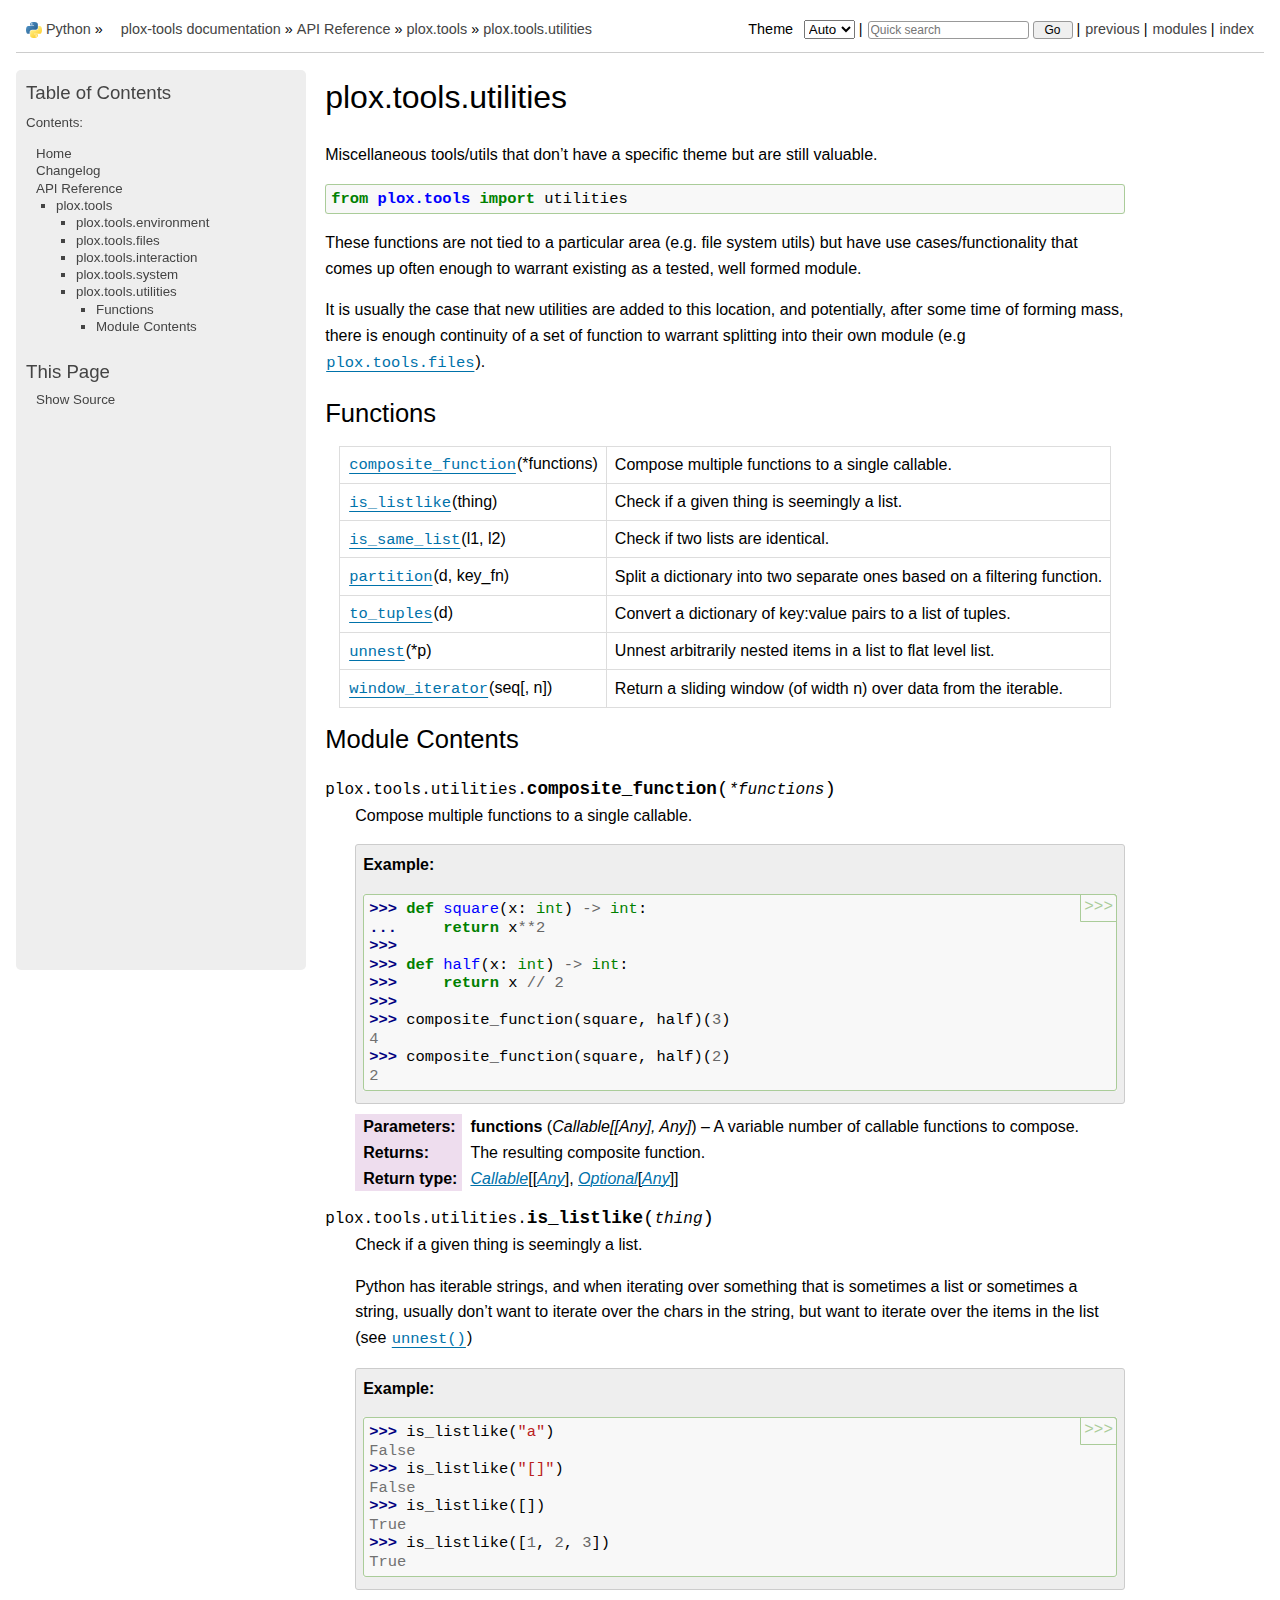
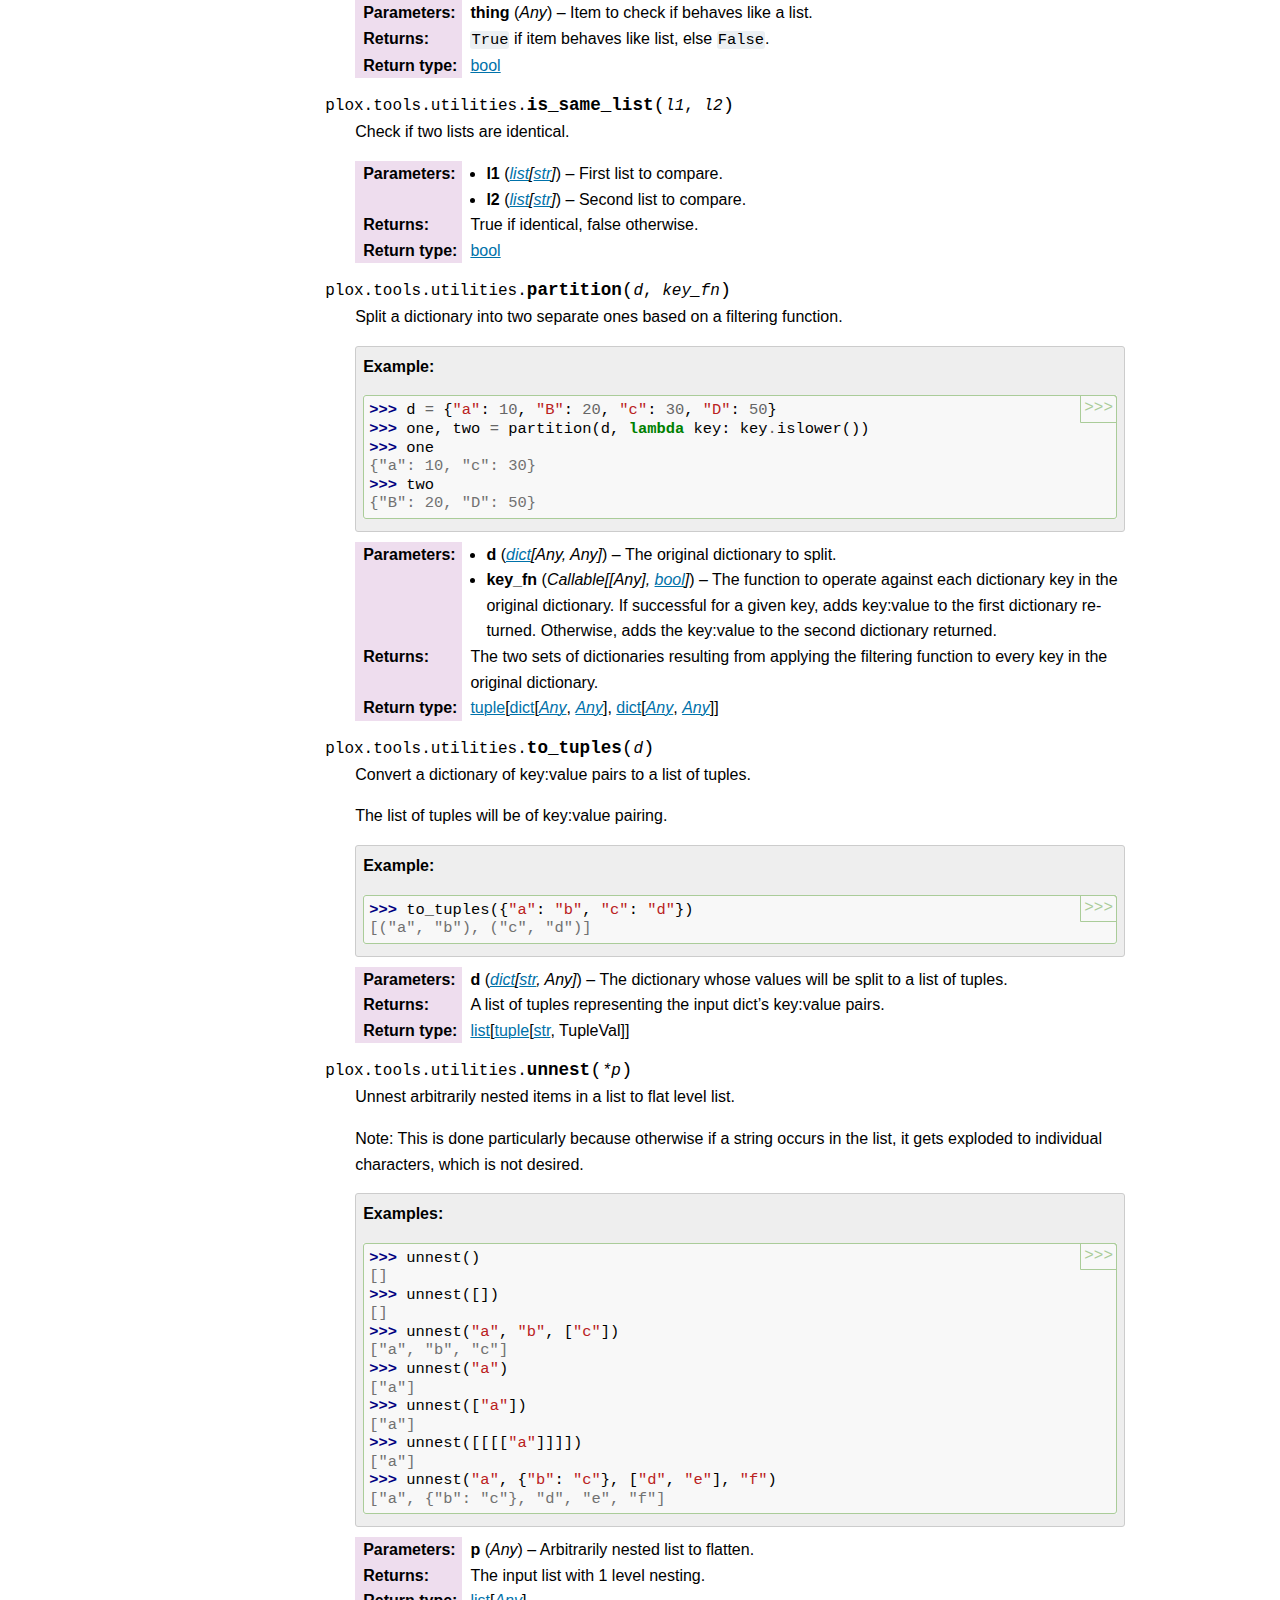
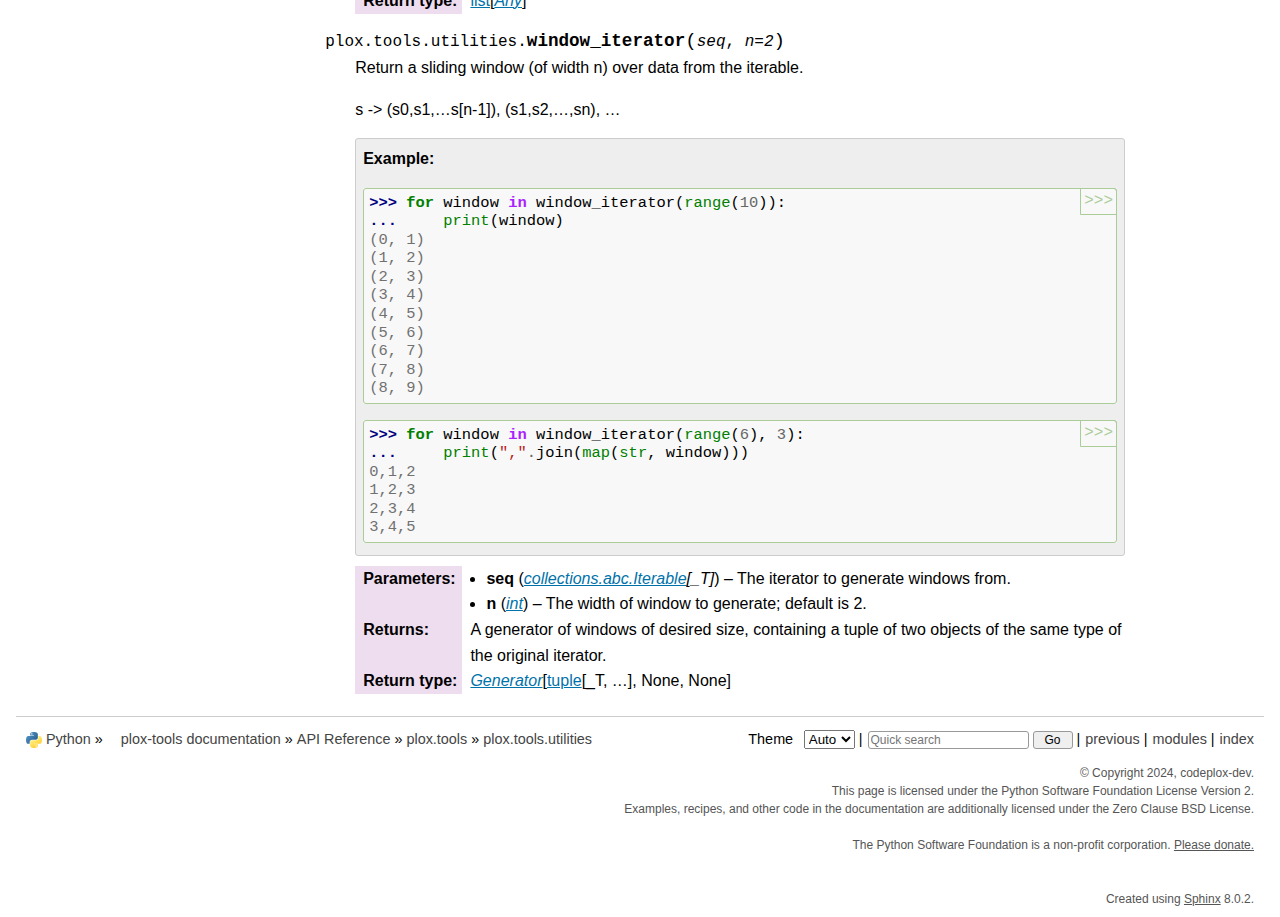
<file: api/plox/tools/utilities/index.html>
<!DOCTYPE html>

<html lang="en" data-content_root="../../../../">
  <head>
    <meta charset="utf-8" />
    <meta name="viewport" content="width=device-width, initial-scale=1.0" /><meta name="viewport" content="width=device-width, initial-scale=1" />

    <title>plox.tools.utilities &#8212; plox-tools  documentation</title><meta name="viewport" content="width=device-width, initial-scale=1.0">
    
    <link rel="stylesheet" type="text/css" href="../../../../_static/pygments.css?v=80d5e7a1" />
    <link rel="stylesheet" type="text/css" href="../../../../_static/pydoctheme.css?v=41b4f12d" />
    <link rel="stylesheet" type="text/css" href="../../../../_static/graphviz.css?v=fd3f3429" />
    <link id="pygments_dark_css" media="(prefers-color-scheme: dark)" rel="stylesheet" type="text/css" href="../../../../_static/pygments_dark.css?v=b20cc3f5" />
    <link rel="stylesheet" type="text/css" href="../../../../_static/custom.css?v=ab55c6b8" />
    
    <script src="../../../../_static/documentation_options.js?v=5929fcd5"></script>
    <script src="../../../../_static/doctools.js?v=9a2dae69"></script>
    <script src="../../../../_static/sphinx_highlight.js?v=dc90522c"></script>
    
    <link rel="index" title="Index" href="../../../../genindex.html" />
    <link rel="search" title="Search" href="../../../../search.html" />
    <link rel="prev" title="plox.tools.system" href="../system/index.html" /><link rel="stylesheet" href="../../../../_static/pydoctheme_dark.css" media="(prefers-color-scheme: dark)" id="pydoctheme_dark_css">
    <link rel="shortcut icon" type="image/png" href="../../../../_static/py.svg" />
            <script type="text/javascript" src="../../../../_static/copybutton.js"></script>
            <script type="text/javascript" src="../../../../_static/menu.js"></script>
            <script type="text/javascript" src="../../../../_static/search-focus.js"></script>
            <script type="text/javascript" src="../../../../_static/themetoggle.js"></script> 
  </head>
<body>
<div class="mobile-nav">
    <input type="checkbox" id="menuToggler" class="toggler__input" aria-controls="navigation"
           aria-pressed="false" aria-expanded="false" role="button" aria-label="Menu" />
    <nav class="nav-content" role="navigation">
        <label for="menuToggler" class="toggler__label">
            <span></span>
        </label>
        <span class="nav-items-wrapper">
            <a href="https://www.python.org/" class="nav-logo">
                <img src="../../../../_static/py.svg" alt="Python logo"/>
            </a>
            <span class="version_switcher_placeholder"></span>
            <form role="search" class="search" action="../../../../search.html" method="get">
                <svg xmlns="http://www.w3.org/2000/svg" width="20" height="20" viewBox="0 0 24 24" class="search-icon">
                    <path fill-rule="nonzero" fill="currentColor" d="M15.5 14h-.79l-.28-.27a6.5 6.5 0 001.48-5.34c-.47-2.78-2.79-5-5.59-5.34a6.505 6.505 0 00-7.27 7.27c.34 2.8 2.56 5.12 5.34 5.59a6.5 6.5 0 005.34-1.48l.27.28v.79l4.25 4.25c.41.41 1.08.41 1.49 0 .41-.41.41-1.08 0-1.49L15.5 14zm-6 0C7.01 14 5 11.99 5 9.5S7.01 5 9.5 5 14 7.01 14 9.5 11.99 14 9.5 14z"></path>
                </svg>
                <input placeholder="Quick search" aria-label="Quick search" type="search" name="q" />
                <input type="submit" value="Go"/>
            </form>
        </span>
    </nav>
    <div class="menu-wrapper">
        <nav class="menu" role="navigation" aria-label="main navigation">
            <div class="language_switcher_placeholder"></div>
            
<label class="theme-selector-label">
    Theme
    <select class="theme-selector" oninput="activateTheme(this.value)">
        <option value="auto" selected>Auto</option>
        <option value="light">Light</option>
        <option value="dark">Dark</option>
    </select>
</label>
<h3><a href="../../../../index.html">Table of Contents</a></h3>
<p class="caption" role="heading"><span class="caption-text">Contents:</span></p>
<ul class="current">
<li class="toctree-l1"><a class="reference internal" href="../../../../index.html">Home</a></li>
<li class="toctree-l1"><a class="reference internal" href="../../../../changelog.html">Changelog</a></li>
<li class="toctree-l1 current"><a class="reference internal" href="../../../index.html">API Reference</a><ul class="current">
<li class="toctree-l2 current"><a class="reference internal" href="../index.html">plox.tools</a><ul class="current">
<li class="toctree-l3"><a class="reference internal" href="../environment/index.html">plox.tools.environment</a></li>
<li class="toctree-l3"><a class="reference internal" href="../files/index.html">plox.tools.files</a></li>
<li class="toctree-l3"><a class="reference internal" href="../interaction/index.html">plox.tools.interaction</a></li>
<li class="toctree-l3"><a class="reference internal" href="../system/index.html">plox.tools.system</a></li>
<li class="toctree-l3 current"><a class="current reference internal" href="#">plox.tools.utilities</a><ul>
<li class="toctree-l4"><a class="reference internal" href="#functions">Functions</a></li>
<li class="toctree-l4"><a class="reference internal" href="#module-contents">Module Contents</a></li>
</ul>
</li>
</ul>
</li>
</ul>
</li>
</ul>

  <div role="note" aria-label="source link">
    <h3>This Page</h3>
    <ul class="this-page-menu">
      <li><a href="../../../../_sources/api/plox/tools/utilities/index.rst.txt"
            rel="nofollow">Show Source</a></li>
    </ul>
   </div>
<search id="searchbox" style="display: none" role="search">
  <h3 id="searchlabel">Quick search</h3>
    <div class="searchformwrapper">
    <form class="search" action="../../../../search.html" method="get">
      <input type="text" name="q" aria-labelledby="searchlabel" autocomplete="off" autocorrect="off" autocapitalize="off" spellcheck="false"/>
      <input type="submit" value="Go" />
    </form>
    </div>
</search>
<script>document.getElementById('searchbox').style.display = "block"</script>
        </nav>
    </div>
</div>
  
    <div class="related" role="navigation" aria-label="Related">
      <h3>Navigation</h3>
      <ul>
        <li class="right" style="margin-right: 10px">
          <a href="../../../../genindex.html" title="General Index"
             accesskey="I">index</a></li>
        <li class="right" >
          <a href="../../../../py-modindex.html" title="Python Module Index"
             >modules</a> |</li>
        <li class="right" >
          <a href="../system/index.html" title="plox.tools.system"
             accesskey="P">previous</a> |</li>
          <li><img src="../../../../_static/py.svg" alt="Python logo" style="vertical-align: middle; margin-top: -1px"/></li>
          <li><a href="https://www.python.org/">Python</a> &#187;</li>
          <li class="switchers">
            <div class="language_switcher_placeholder"></div>
            <div class="version_switcher_placeholder"></div>
          </li>
          <li>
              
              <a href="../../../../index.html">plox-tools  documentation</a> &#187;
              
          </li>
          <li class="nav-item nav-item-1"><a href="../../../index.html" >API Reference</a> &#187;</li>
          <li class="nav-item nav-item-2"><a href="../index.html" accesskey="U">plox.tools</a> &#187;</li>
        <li class="nav-item nav-item-this"><a href="">plox.tools.utilities</a></li>
                <li class="right">
                    

    <div class="inline-search" role="search">
        <form class="inline-search" action="../../../../search.html" method="get">
          <input placeholder="Quick search" aria-label="Quick search" type="search" name="q" id="search-box" />
          <input type="submit" value="Go" />
        </form>
    </div>
                     |
                </li>
            <li class="right">
<label class="theme-selector-label">
    Theme
    <select class="theme-selector" oninput="activateTheme(this.value)">
        <option value="auto" selected>Auto</option>
        <option value="light">Light</option>
        <option value="dark">Dark</option>
    </select>
</label> |</li>
            
      </ul>
    </div>    

    <div class="document">
      <div class="documentwrapper">
        <div class="bodywrapper">
          <div class="body" role="main">
            
  <section id="module-plox.tools.utilities">
<span id="plox-tools-utilities"></span><h1>plox.tools.utilities<a class="headerlink" href="#module-plox.tools.utilities" title="Link to this heading">¶</a></h1>
<p>Miscellaneous tools/utils that don’t have a specific theme but are still valuable.</p>
<div class="highlight-python notranslate"><div class="highlight"><pre><span></span><span class="kn">from</span> <span class="nn">plox.tools</span> <span class="kn">import</span> <span class="n">utilities</span>
</pre></div>
</div>
<p>These functions are not tied to a particular area (e.g. file system utils) but have
use cases/functionality that comes up often enough to warrant existing as a tested,
well formed module.</p>
<p>It is usually the case that new utilities are added to this location, and potentially,
after some time of forming mass, there is enough continuity of a set of function to
warrant splitting into their own module (e.g <a class="reference internal" href="../files/index.html#module-plox.tools.files" title="plox.tools.files"><code class="xref py py-mod docutils literal notranslate"><span class="pre">plox.tools.files</span></code></a>).</p>
<section id="functions">
<h2>Functions<a class="headerlink" href="#functions" title="Link to this heading">¶</a></h2>
<table class="autosummary longtable docutils align-default">
<tbody>
<tr class="row-odd"><td><p><a class="reference internal" href="#plox.tools.utilities.composite_function" title="plox.tools.utilities.composite_function"><code class="xref py py-obj docutils literal notranslate"><span class="pre">composite_function</span></code></a>(*functions)</p></td>
<td><p>Compose multiple functions to a single callable.</p></td>
</tr>
<tr class="row-even"><td><p><a class="reference internal" href="#plox.tools.utilities.is_listlike" title="plox.tools.utilities.is_listlike"><code class="xref py py-obj docutils literal notranslate"><span class="pre">is_listlike</span></code></a>(thing)</p></td>
<td><p>Check if a given thing is seemingly a list.</p></td>
</tr>
<tr class="row-odd"><td><p><a class="reference internal" href="#plox.tools.utilities.is_same_list" title="plox.tools.utilities.is_same_list"><code class="xref py py-obj docutils literal notranslate"><span class="pre">is_same_list</span></code></a>(l1, l2)</p></td>
<td><p>Check if two lists are identical.</p></td>
</tr>
<tr class="row-even"><td><p><a class="reference internal" href="#plox.tools.utilities.partition" title="plox.tools.utilities.partition"><code class="xref py py-obj docutils literal notranslate"><span class="pre">partition</span></code></a>(d, key_fn)</p></td>
<td><p>Split a dictionary into two separate ones based on a filtering function.</p></td>
</tr>
<tr class="row-odd"><td><p><a class="reference internal" href="#plox.tools.utilities.to_tuples" title="plox.tools.utilities.to_tuples"><code class="xref py py-obj docutils literal notranslate"><span class="pre">to_tuples</span></code></a>(d)</p></td>
<td><p>Convert a dictionary of key:value pairs to a list of tuples.</p></td>
</tr>
<tr class="row-even"><td><p><a class="reference internal" href="#plox.tools.utilities.unnest" title="plox.tools.utilities.unnest"><code class="xref py py-obj docutils literal notranslate"><span class="pre">unnest</span></code></a>(*p)</p></td>
<td><p>Unnest arbitrarily nested items in a list to flat level list.</p></td>
</tr>
<tr class="row-odd"><td><p><a class="reference internal" href="#plox.tools.utilities.window_iterator" title="plox.tools.utilities.window_iterator"><code class="xref py py-obj docutils literal notranslate"><span class="pre">window_iterator</span></code></a>(seq[, n])</p></td>
<td><p>Return a sliding window (of width n) over data from the iterable.</p></td>
</tr>
</tbody>
</table>
</section>
<section id="module-contents">
<h2>Module Contents<a class="headerlink" href="#module-contents" title="Link to this heading">¶</a></h2>
<dl class="py function">
<dt class="sig sig-object py" id="plox.tools.utilities.composite_function">
<span class="sig-prename descclassname"><span class="pre">plox.tools.utilities.</span></span><span class="sig-name descname"><span class="pre">composite_function</span></span><span class="sig-paren">(</span><em class="sig-param"><span class="o"><span class="pre">*</span></span><span class="n"><span class="pre">functions</span></span></em><span class="sig-paren">)</span><a class="headerlink" href="#plox.tools.utilities.composite_function" title="Link to this definition">¶</a></dt>
<dd><p>Compose multiple functions to a single callable.</p>
<div class="admonition-example admonition">
<p class="admonition-title">Example</p>
<div class="doctest highlight-default notranslate"><div class="highlight"><pre><span></span><span class="gp">&gt;&gt;&gt; </span><span class="k">def</span> <span class="nf">square</span><span class="p">(</span><span class="n">x</span><span class="p">:</span> <span class="nb">int</span><span class="p">)</span> <span class="o">-&gt;</span> <span class="nb">int</span><span class="p">:</span>
<span class="gp">... </span>    <span class="k">return</span> <span class="n">x</span><span class="o">**</span><span class="mi">2</span>
<span class="gp">&gt;&gt;&gt;</span>
<span class="gp">&gt;&gt;&gt; </span><span class="k">def</span> <span class="nf">half</span><span class="p">(</span><span class="n">x</span><span class="p">:</span> <span class="nb">int</span><span class="p">)</span> <span class="o">-&gt;</span> <span class="nb">int</span><span class="p">:</span>
<span class="gp">&gt;&gt;&gt; </span>    <span class="k">return</span> <span class="n">x</span> <span class="o">//</span> <span class="mi">2</span>
<span class="gp">&gt;&gt;&gt;</span>
<span class="gp">&gt;&gt;&gt; </span><span class="n">composite_function</span><span class="p">(</span><span class="n">square</span><span class="p">,</span> <span class="n">half</span><span class="p">)(</span><span class="mi">3</span><span class="p">)</span>
<span class="go">4</span>
<span class="gp">&gt;&gt;&gt; </span><span class="n">composite_function</span><span class="p">(</span><span class="n">square</span><span class="p">,</span> <span class="n">half</span><span class="p">)(</span><span class="mi">2</span><span class="p">)</span>
<span class="go">2</span>
</pre></div>
</div>
</div>
<dl class="field-list simple">
<dt class="field-odd">Parameters<span class="colon">:</span></dt>
<dd class="field-odd"><p><strong>functions</strong> (<em>Callable</em><em>[</em><em>[</em><em>Any</em><em>]</em><em>, </em><em>Any</em><em>]</em>) – A variable number of
callable functions to compose.</p>
</dd>
<dt class="field-even">Returns<span class="colon">:</span></dt>
<dd class="field-even"><p>The resulting composite
function.</p>
</dd>
<dt class="field-odd">Return type<span class="colon">:</span></dt>
<dd class="field-odd"><p><a class="reference external" href="https://docs.python.org/3.12/library/typing.html#typing.Callable" title="(in Python v3.12)"><em>Callable</em></a>[[<a class="reference external" href="https://docs.python.org/3.12/library/typing.html#typing.Any" title="(in Python v3.12)"><em>Any</em></a>], <a class="reference external" href="https://docs.python.org/3.12/library/typing.html#typing.Optional" title="(in Python v3.12)"><em>Optional</em></a>[<a class="reference external" href="https://docs.python.org/3.12/library/typing.html#typing.Any" title="(in Python v3.12)"><em>Any</em></a>]]</p>
</dd>
</dl>
</dd></dl>

<dl class="py function">
<dt class="sig sig-object py" id="plox.tools.utilities.is_listlike">
<span class="sig-prename descclassname"><span class="pre">plox.tools.utilities.</span></span><span class="sig-name descname"><span class="pre">is_listlike</span></span><span class="sig-paren">(</span><em class="sig-param"><span class="n"><span class="pre">thing</span></span></em><span class="sig-paren">)</span><a class="headerlink" href="#plox.tools.utilities.is_listlike" title="Link to this definition">¶</a></dt>
<dd><p>Check if a given thing is seemingly a list.</p>
<p>Python has iterable strings, and when iterating over something that is sometimes
a list or sometimes a string, usually don’t want to iterate over the chars in the
string, but want to iterate over the items in the list (see
<a class="reference internal" href="#plox.tools.utilities.unnest" title="plox.tools.utilities.unnest"><code class="xref py py-func docutils literal notranslate"><span class="pre">unnest()</span></code></a>)</p>
<div class="admonition-example admonition">
<p class="admonition-title">Example</p>
<div class="doctest highlight-default notranslate"><div class="highlight"><pre><span></span><span class="gp">&gt;&gt;&gt; </span><span class="n">is_listlike</span><span class="p">(</span><span class="s2">&quot;a&quot;</span><span class="p">)</span>
<span class="go">False</span>
<span class="gp">&gt;&gt;&gt; </span><span class="n">is_listlike</span><span class="p">(</span><span class="s2">&quot;[]&quot;</span><span class="p">)</span>
<span class="go">False</span>
<span class="gp">&gt;&gt;&gt; </span><span class="n">is_listlike</span><span class="p">([])</span>
<span class="go">True</span>
<span class="gp">&gt;&gt;&gt; </span><span class="n">is_listlike</span><span class="p">([</span><span class="mi">1</span><span class="p">,</span> <span class="mi">2</span><span class="p">,</span> <span class="mi">3</span><span class="p">])</span>
<span class="go">True</span>
</pre></div>
</div>
</div>
<dl class="field-list simple">
<dt class="field-odd">Parameters<span class="colon">:</span></dt>
<dd class="field-odd"><p><strong>thing</strong> (<em>Any</em>) – Item to check if behaves like a list.</p>
</dd>
<dt class="field-even">Returns<span class="colon">:</span></dt>
<dd class="field-even"><p><code class="docutils literal notranslate"><span class="pre">True</span></code> if item behaves like list, else <code class="docutils literal notranslate"><span class="pre">False</span></code>.</p>
</dd>
<dt class="field-odd">Return type<span class="colon">:</span></dt>
<dd class="field-odd"><p><a class="reference external" href="https://docs.python.org/3.12/library/functions.html#bool" title="(in Python v3.12)">bool</a></p>
</dd>
</dl>
</dd></dl>

<dl class="py function">
<dt class="sig sig-object py" id="plox.tools.utilities.is_same_list">
<span class="sig-prename descclassname"><span class="pre">plox.tools.utilities.</span></span><span class="sig-name descname"><span class="pre">is_same_list</span></span><span class="sig-paren">(</span><em class="sig-param"><span class="n"><span class="pre">l1</span></span></em>, <em class="sig-param"><span class="n"><span class="pre">l2</span></span></em><span class="sig-paren">)</span><a class="headerlink" href="#plox.tools.utilities.is_same_list" title="Link to this definition">¶</a></dt>
<dd><p>Check if two lists are identical.</p>
<dl class="field-list simple">
<dt class="field-odd">Parameters<span class="colon">:</span></dt>
<dd class="field-odd"><ul class="simple">
<li><p><strong>l1</strong> (<a class="reference external" href="https://docs.python.org/3.12/library/stdtypes.html#list" title="(in Python v3.12)"><em>list</em></a><em>[</em><a class="reference external" href="https://docs.python.org/3.12/library/stdtypes.html#str" title="(in Python v3.12)"><em>str</em></a><em>]</em>) – First list to compare.</p></li>
<li><p><strong>l2</strong> (<a class="reference external" href="https://docs.python.org/3.12/library/stdtypes.html#list" title="(in Python v3.12)"><em>list</em></a><em>[</em><a class="reference external" href="https://docs.python.org/3.12/library/stdtypes.html#str" title="(in Python v3.12)"><em>str</em></a><em>]</em>) – Second list to compare.</p></li>
</ul>
</dd>
<dt class="field-even">Returns<span class="colon">:</span></dt>
<dd class="field-even"><p>True if identical, false otherwise.</p>
</dd>
<dt class="field-odd">Return type<span class="colon">:</span></dt>
<dd class="field-odd"><p><a class="reference external" href="https://docs.python.org/3.12/library/functions.html#bool" title="(in Python v3.12)">bool</a></p>
</dd>
</dl>
</dd></dl>

<dl class="py function">
<dt class="sig sig-object py" id="plox.tools.utilities.partition">
<span class="sig-prename descclassname"><span class="pre">plox.tools.utilities.</span></span><span class="sig-name descname"><span class="pre">partition</span></span><span class="sig-paren">(</span><em class="sig-param"><span class="n"><span class="pre">d</span></span></em>, <em class="sig-param"><span class="n"><span class="pre">key_fn</span></span></em><span class="sig-paren">)</span><a class="headerlink" href="#plox.tools.utilities.partition" title="Link to this definition">¶</a></dt>
<dd><p>Split a dictionary into two separate ones based on a filtering function.</p>
<div class="admonition-example admonition">
<p class="admonition-title">Example</p>
<div class="doctest highlight-default notranslate"><div class="highlight"><pre><span></span><span class="gp">&gt;&gt;&gt; </span><span class="n">d</span> <span class="o">=</span> <span class="p">{</span><span class="s2">&quot;a&quot;</span><span class="p">:</span> <span class="mi">10</span><span class="p">,</span> <span class="s2">&quot;B&quot;</span><span class="p">:</span> <span class="mi">20</span><span class="p">,</span> <span class="s2">&quot;c&quot;</span><span class="p">:</span> <span class="mi">30</span><span class="p">,</span> <span class="s2">&quot;D&quot;</span><span class="p">:</span> <span class="mi">50</span><span class="p">}</span>
<span class="gp">&gt;&gt;&gt; </span><span class="n">one</span><span class="p">,</span> <span class="n">two</span> <span class="o">=</span> <span class="n">partition</span><span class="p">(</span><span class="n">d</span><span class="p">,</span> <span class="k">lambda</span> <span class="n">key</span><span class="p">:</span> <span class="n">key</span><span class="o">.</span><span class="n">islower</span><span class="p">())</span>
<span class="gp">&gt;&gt;&gt; </span><span class="n">one</span>
<span class="go">{&quot;a&quot;: 10, &quot;c&quot;: 30}</span>
<span class="gp">&gt;&gt;&gt; </span><span class="n">two</span>
<span class="go">{&quot;B&quot;: 20, &quot;D&quot;: 50}</span>
</pre></div>
</div>
</div>
<dl class="field-list simple">
<dt class="field-odd">Parameters<span class="colon">:</span></dt>
<dd class="field-odd"><ul class="simple">
<li><p><strong>d</strong> (<a class="reference external" href="https://docs.python.org/3.12/library/stdtypes.html#dict" title="(in Python v3.12)"><em>dict</em></a><em>[</em><em>Any</em><em>, </em><em>Any</em><em>]</em>) – The original dictionary to split.</p></li>
<li><p><strong>key_fn</strong> (<em>Callable</em><em>[</em><em>[</em><em>Any</em><em>]</em><em>, </em><a class="reference external" href="https://docs.python.org/3.12/library/functions.html#bool" title="(in Python v3.12)"><em>bool</em></a><em>]</em>) – The function to operate against each
dictionary key in the original dictionary. If successful for a
given key, adds key:value to the first dictionary returned.
Otherwise, adds the key:value to the second dictionary returned.</p></li>
</ul>
</dd>
<dt class="field-even">Returns<span class="colon">:</span></dt>
<dd class="field-even"><p>The two sets of
dictionaries resulting from applying the filtering function to every key in the
original dictionary.</p>
</dd>
<dt class="field-odd">Return type<span class="colon">:</span></dt>
<dd class="field-odd"><p><a class="reference external" href="https://docs.python.org/3.12/library/stdtypes.html#tuple" title="(in Python v3.12)">tuple</a>[<a class="reference external" href="https://docs.python.org/3.12/library/stdtypes.html#dict" title="(in Python v3.12)">dict</a>[<a class="reference external" href="https://docs.python.org/3.12/library/typing.html#typing.Any" title="(in Python v3.12)"><em>Any</em></a>, <a class="reference external" href="https://docs.python.org/3.12/library/typing.html#typing.Any" title="(in Python v3.12)"><em>Any</em></a>], <a class="reference external" href="https://docs.python.org/3.12/library/stdtypes.html#dict" title="(in Python v3.12)">dict</a>[<a class="reference external" href="https://docs.python.org/3.12/library/typing.html#typing.Any" title="(in Python v3.12)"><em>Any</em></a>, <a class="reference external" href="https://docs.python.org/3.12/library/typing.html#typing.Any" title="(in Python v3.12)"><em>Any</em></a>]]</p>
</dd>
</dl>
</dd></dl>

<dl class="py function">
<dt class="sig sig-object py" id="plox.tools.utilities.to_tuples">
<span class="sig-prename descclassname"><span class="pre">plox.tools.utilities.</span></span><span class="sig-name descname"><span class="pre">to_tuples</span></span><span class="sig-paren">(</span><em class="sig-param"><span class="n"><span class="pre">d</span></span></em><span class="sig-paren">)</span><a class="headerlink" href="#plox.tools.utilities.to_tuples" title="Link to this definition">¶</a></dt>
<dd><p>Convert a dictionary of key:value pairs to a list of tuples.</p>
<p>The list of tuples will be of key:value pairing.</p>
<div class="admonition-example admonition">
<p class="admonition-title">Example</p>
<div class="doctest highlight-default notranslate"><div class="highlight"><pre><span></span><span class="gp">&gt;&gt;&gt; </span><span class="n">to_tuples</span><span class="p">({</span><span class="s2">&quot;a&quot;</span><span class="p">:</span> <span class="s2">&quot;b&quot;</span><span class="p">,</span> <span class="s2">&quot;c&quot;</span><span class="p">:</span> <span class="s2">&quot;d&quot;</span><span class="p">})</span>
<span class="go">[(&quot;a&quot;, &quot;b&quot;), (&quot;c&quot;, &quot;d&quot;)]</span>
</pre></div>
</div>
</div>
<dl class="field-list simple">
<dt class="field-odd">Parameters<span class="colon">:</span></dt>
<dd class="field-odd"><p><strong>d</strong> (<a class="reference external" href="https://docs.python.org/3.12/library/stdtypes.html#dict" title="(in Python v3.12)"><em>dict</em></a><em>[</em><a class="reference external" href="https://docs.python.org/3.12/library/stdtypes.html#str" title="(in Python v3.12)"><em>str</em></a><em>, </em><em>Any</em><em>]</em>) – The dictionary whose values will be split to
a list of tuples.</p>
</dd>
<dt class="field-even">Returns<span class="colon">:</span></dt>
<dd class="field-even"><p>A list of tuples representing the input
dict’s key:value pairs.</p>
</dd>
<dt class="field-odd">Return type<span class="colon">:</span></dt>
<dd class="field-odd"><p><a class="reference external" href="https://docs.python.org/3.12/library/stdtypes.html#list" title="(in Python v3.12)">list</a>[<a class="reference external" href="https://docs.python.org/3.12/library/stdtypes.html#tuple" title="(in Python v3.12)">tuple</a>[<a class="reference external" href="https://docs.python.org/3.12/library/stdtypes.html#str" title="(in Python v3.12)">str</a>, TupleVal]]</p>
</dd>
</dl>
</dd></dl>

<dl class="py function">
<dt class="sig sig-object py" id="plox.tools.utilities.unnest">
<span class="sig-prename descclassname"><span class="pre">plox.tools.utilities.</span></span><span class="sig-name descname"><span class="pre">unnest</span></span><span class="sig-paren">(</span><em class="sig-param"><span class="o"><span class="pre">*</span></span><span class="n"><span class="pre">p</span></span></em><span class="sig-paren">)</span><a class="headerlink" href="#plox.tools.utilities.unnest" title="Link to this definition">¶</a></dt>
<dd><p>Unnest arbitrarily nested items in a list to flat level list.</p>
<p>Note: This is done particularly because otherwise if a string occurs in
the list, it gets exploded to individual characters, which is not desired.</p>
<div class="admonition-examples admonition">
<p class="admonition-title">Examples</p>
<div class="doctest highlight-default notranslate"><div class="highlight"><pre><span></span><span class="gp">&gt;&gt;&gt; </span><span class="n">unnest</span><span class="p">()</span>
<span class="go">[]</span>
<span class="gp">&gt;&gt;&gt; </span><span class="n">unnest</span><span class="p">([])</span>
<span class="go">[]</span>
<span class="gp">&gt;&gt;&gt; </span><span class="n">unnest</span><span class="p">(</span><span class="s2">&quot;a&quot;</span><span class="p">,</span> <span class="s2">&quot;b&quot;</span><span class="p">,</span> <span class="p">[</span><span class="s2">&quot;c&quot;</span><span class="p">])</span>
<span class="go">[&quot;a&quot;, &quot;b&quot;, &quot;c&quot;]</span>
<span class="gp">&gt;&gt;&gt; </span><span class="n">unnest</span><span class="p">(</span><span class="s2">&quot;a&quot;</span><span class="p">)</span>
<span class="go">[&quot;a&quot;]</span>
<span class="gp">&gt;&gt;&gt; </span><span class="n">unnest</span><span class="p">([</span><span class="s2">&quot;a&quot;</span><span class="p">])</span>
<span class="go">[&quot;a&quot;]</span>
<span class="gp">&gt;&gt;&gt; </span><span class="n">unnest</span><span class="p">([[[[</span><span class="s2">&quot;a&quot;</span><span class="p">]]]])</span>
<span class="go">[&quot;a&quot;]</span>
<span class="gp">&gt;&gt;&gt; </span><span class="n">unnest</span><span class="p">(</span><span class="s2">&quot;a&quot;</span><span class="p">,</span> <span class="p">{</span><span class="s2">&quot;b&quot;</span><span class="p">:</span> <span class="s2">&quot;c&quot;</span><span class="p">},</span> <span class="p">[</span><span class="s2">&quot;d&quot;</span><span class="p">,</span> <span class="s2">&quot;e&quot;</span><span class="p">],</span> <span class="s2">&quot;f&quot;</span><span class="p">)</span>
<span class="go">[&quot;a&quot;, {&quot;b&quot;: &quot;c&quot;}, &quot;d&quot;, &quot;e&quot;, &quot;f&quot;]</span>
</pre></div>
</div>
</div>
<dl class="field-list simple">
<dt class="field-odd">Parameters<span class="colon">:</span></dt>
<dd class="field-odd"><p><strong>p</strong> (<em>Any</em>) – Arbitrarily nested list to flatten.</p>
</dd>
<dt class="field-even">Returns<span class="colon">:</span></dt>
<dd class="field-even"><p>The input list with 1 level nesting.</p>
</dd>
<dt class="field-odd">Return type<span class="colon">:</span></dt>
<dd class="field-odd"><p><a class="reference external" href="https://docs.python.org/3.12/library/stdtypes.html#list" title="(in Python v3.12)">list</a>[<a class="reference external" href="https://docs.python.org/3.12/library/typing.html#typing.Any" title="(in Python v3.12)"><em>Any</em></a>]</p>
</dd>
</dl>
</dd></dl>

<dl class="py function">
<dt class="sig sig-object py" id="plox.tools.utilities.window_iterator">
<span class="sig-prename descclassname"><span class="pre">plox.tools.utilities.</span></span><span class="sig-name descname"><span class="pre">window_iterator</span></span><span class="sig-paren">(</span><em class="sig-param"><span class="n"><span class="pre">seq</span></span></em>, <em class="sig-param"><span class="n"><span class="pre">n</span></span><span class="o"><span class="pre">=</span></span><span class="default_value"><span class="pre">2</span></span></em><span class="sig-paren">)</span><a class="headerlink" href="#plox.tools.utilities.window_iterator" title="Link to this definition">¶</a></dt>
<dd><p>Return a sliding window (of width n) over data from the iterable.</p>
<p>s -&gt; (s0,s1,…s[n-1]), (s1,s2,…,sn), …</p>
<div class="admonition-example admonition">
<p class="admonition-title">Example</p>
<div class="doctest highlight-default notranslate"><div class="highlight"><pre><span></span><span class="gp">&gt;&gt;&gt; </span><span class="k">for</span> <span class="n">window</span> <span class="ow">in</span> <span class="n">window_iterator</span><span class="p">(</span><span class="nb">range</span><span class="p">(</span><span class="mi">10</span><span class="p">)):</span>
<span class="gp">... </span>    <span class="nb">print</span><span class="p">(</span><span class="n">window</span><span class="p">)</span>
<span class="go">(0, 1)</span>
<span class="go">(1, 2)</span>
<span class="go">(2, 3)</span>
<span class="go">(3, 4)</span>
<span class="go">(4, 5)</span>
<span class="go">(5, 6)</span>
<span class="go">(6, 7)</span>
<span class="go">(7, 8)</span>
<span class="go">(8, 9)</span>
</pre></div>
</div>
<div class="doctest highlight-default notranslate"><div class="highlight"><pre><span></span><span class="gp">&gt;&gt;&gt; </span><span class="k">for</span> <span class="n">window</span> <span class="ow">in</span> <span class="n">window_iterator</span><span class="p">(</span><span class="nb">range</span><span class="p">(</span><span class="mi">6</span><span class="p">),</span> <span class="mi">3</span><span class="p">):</span>
<span class="gp">... </span>    <span class="nb">print</span><span class="p">(</span><span class="s2">&quot;,&quot;</span><span class="o">.</span><span class="n">join</span><span class="p">(</span><span class="nb">map</span><span class="p">(</span><span class="nb">str</span><span class="p">,</span> <span class="n">window</span><span class="p">)))</span>
<span class="go">0,1,2</span>
<span class="go">1,2,3</span>
<span class="go">2,3,4</span>
<span class="go">3,4,5</span>
</pre></div>
</div>
</div>
<dl class="field-list simple">
<dt class="field-odd">Parameters<span class="colon">:</span></dt>
<dd class="field-odd"><ul class="simple">
<li><p><strong>seq</strong> (<a class="reference external" href="https://docs.python.org/3.12/library/collections.abc.html#collections.abc.Iterable" title="(in Python v3.12)"><em>collections.abc.Iterable</em></a><em>[</em><em>_T</em><em>]</em>) – The iterator to generate windows from.</p></li>
<li><p><strong>n</strong> (<a class="reference external" href="https://docs.python.org/3.12/library/functions.html#int" title="(in Python v3.12)"><em>int</em></a>) – The width of window to generate; default is 2.</p></li>
</ul>
</dd>
<dt class="field-even">Returns<span class="colon">:</span></dt>
<dd class="field-even"><p>A generator of windows of desired size,
containing a tuple of two objects of the same type of the original iterator.</p>
</dd>
<dt class="field-odd">Return type<span class="colon">:</span></dt>
<dd class="field-odd"><p><a class="reference external" href="https://docs.python.org/3.12/library/typing.html#typing.Generator" title="(in Python v3.12)"><em>Generator</em></a>[<a class="reference external" href="https://docs.python.org/3.12/library/stdtypes.html#tuple" title="(in Python v3.12)">tuple</a>[_T, …], None, None]</p>
</dd>
</dl>
</dd></dl>

</section>
</section>


            <div class="clearer"></div>
          </div>
        </div>
      </div>
      <div class="sphinxsidebar" role="navigation" aria-label="Main">
        <div class="sphinxsidebarwrapper">
<h3><a href="../../../../index.html">Table of Contents</a></h3>
<p class="caption" role="heading"><span class="caption-text">Contents:</span></p>
<ul class="current">
<li class="toctree-l1"><a class="reference internal" href="../../../../index.html">Home</a></li>
<li class="toctree-l1"><a class="reference internal" href="../../../../changelog.html">Changelog</a></li>
<li class="toctree-l1 current"><a class="reference internal" href="../../../index.html">API Reference</a><ul class="current">
<li class="toctree-l2 current"><a class="reference internal" href="../index.html">plox.tools</a><ul class="current">
<li class="toctree-l3"><a class="reference internal" href="../environment/index.html">plox.tools.environment</a></li>
<li class="toctree-l3"><a class="reference internal" href="../files/index.html">plox.tools.files</a></li>
<li class="toctree-l3"><a class="reference internal" href="../interaction/index.html">plox.tools.interaction</a></li>
<li class="toctree-l3"><a class="reference internal" href="../system/index.html">plox.tools.system</a></li>
<li class="toctree-l3 current"><a class="current reference internal" href="#">plox.tools.utilities</a><ul>
<li class="toctree-l4"><a class="reference internal" href="#functions">Functions</a></li>
<li class="toctree-l4"><a class="reference internal" href="#module-contents">Module Contents</a></li>
</ul>
</li>
</ul>
</li>
</ul>
</li>
</ul>

  <div role="note" aria-label="source link">
    <h3>This Page</h3>
    <ul class="this-page-menu">
      <li><a href="../../../../_sources/api/plox/tools/utilities/index.rst.txt"
            rel="nofollow">Show Source</a></li>
    </ul>
   </div>
<search id="searchbox" style="display: none" role="search">
  <h3 id="searchlabel">Quick search</h3>
    <div class="searchformwrapper">
    <form class="search" action="../../../../search.html" method="get">
      <input type="text" name="q" aria-labelledby="searchlabel" autocomplete="off" autocorrect="off" autocapitalize="off" spellcheck="false"/>
      <input type="submit" value="Go" />
    </form>
    </div>
</search>
<script>document.getElementById('searchbox').style.display = "block"</script>
        </div>
      </div>
      <div class="clearer"></div>
    </div>  
    <div class="related" role="navigation" aria-label="Related">
      <h3>Navigation</h3>
      <ul>
        <li class="right" style="margin-right: 10px">
          <a href="../../../../genindex.html" title="General Index"
             >index</a></li>
        <li class="right" >
          <a href="../../../../py-modindex.html" title="Python Module Index"
             >modules</a> |</li>
        <li class="right" >
          <a href="../system/index.html" title="plox.tools.system"
             >previous</a> |</li>
          <li><img src="../../../../_static/py.svg" alt="Python logo" style="vertical-align: middle; margin-top: -1px"/></li>
          <li><a href="https://www.python.org/">Python</a> &#187;</li>
          <li class="switchers">
            <div class="language_switcher_placeholder"></div>
            <div class="version_switcher_placeholder"></div>
          </li>
          <li>
              
              <a href="../../../../index.html">plox-tools  documentation</a> &#187;
              
          </li>
          <li class="nav-item nav-item-1"><a href="../../../index.html" >API Reference</a> &#187;</li>
          <li class="nav-item nav-item-2"><a href="../index.html" >plox.tools</a> &#187;</li>
        <li class="nav-item nav-item-this"><a href="">plox.tools.utilities</a></li>
                <li class="right">
                    

    <div class="inline-search" role="search">
        <form class="inline-search" action="../../../../search.html" method="get">
          <input placeholder="Quick search" aria-label="Quick search" type="search" name="q" id="search-box" />
          <input type="submit" value="Go" />
        </form>
    </div>
                     |
                </li>
            <li class="right">
<label class="theme-selector-label">
    Theme
    <select class="theme-selector" oninput="activateTheme(this.value)">
        <option value="auto" selected>Auto</option>
        <option value="light">Light</option>
        <option value="dark">Dark</option>
    </select>
</label> |</li>
            
      </ul>
    </div>  
    <div class="footer">
    &copy; 
    Copyright
     2024, codeplox-dev.
    <br />
    This page is licensed under the Python Software Foundation License Version 2.
    <br />
    Examples, recipes, and other code in the documentation are additionally licensed under the Zero Clause BSD License.
    <br />
    
    
    <br />

    The Python Software Foundation is a non-profit corporation.
<a href="https://www.python.org/psf/donations/">Please donate.</a>
<br />
    <br />
    
    <br />

    Created using <a href="https://www.sphinx-doc.org/">Sphinx</a> 8.0.2.
    </div>

  </body>
</html>
</file>
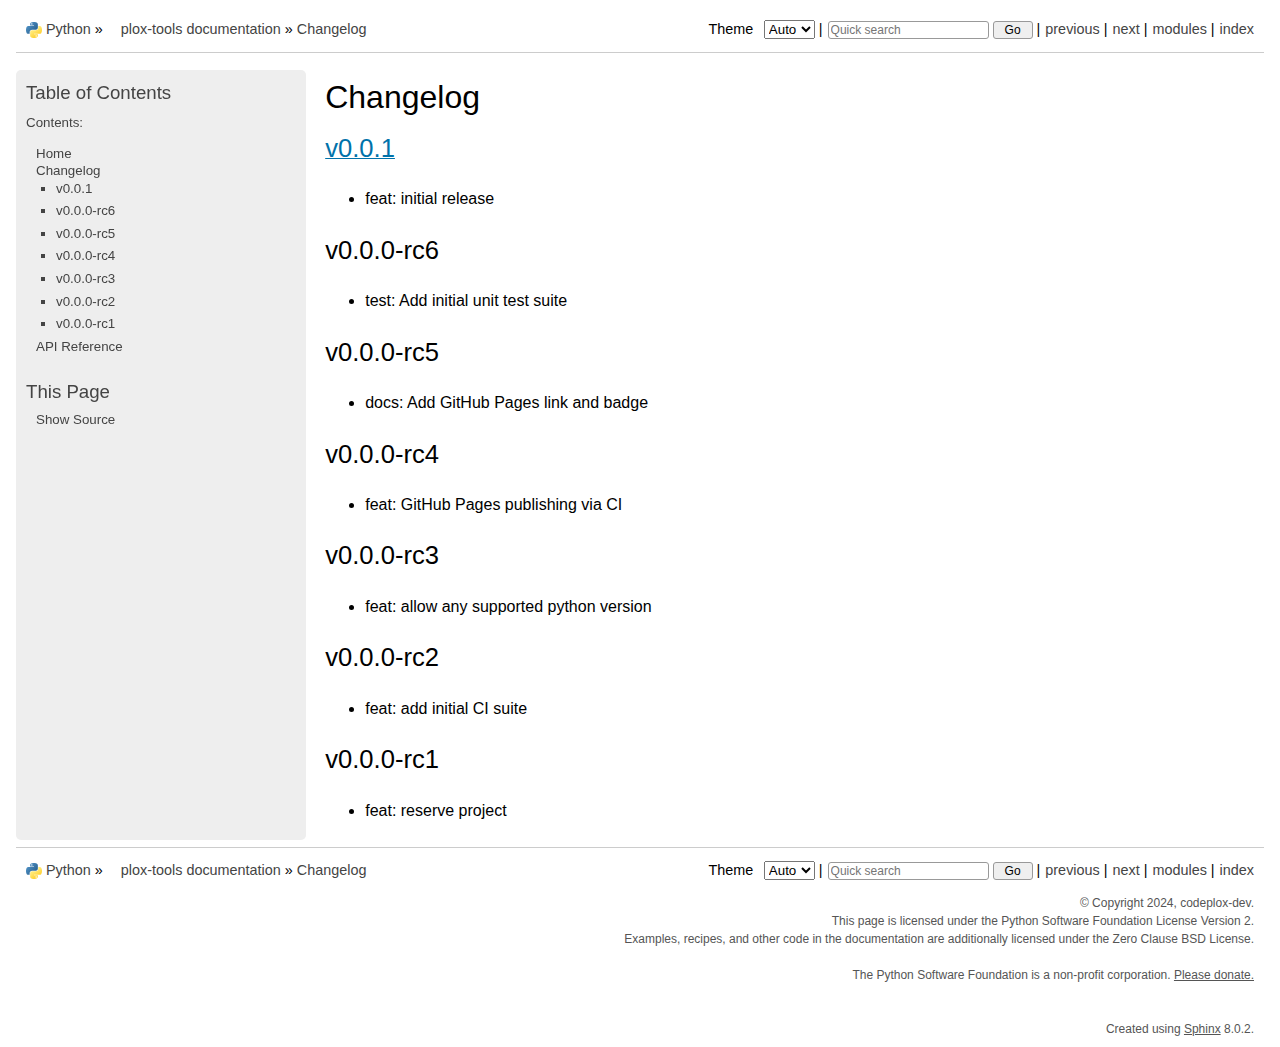
<file: changelog.html>
<!DOCTYPE html>

<html lang="en" data-content_root="./">
  <head>
    <meta charset="utf-8" />
    <meta name="viewport" content="width=device-width, initial-scale=1.0" /><meta name="viewport" content="width=device-width, initial-scale=1" />

    <title>Changelog &#8212; plox-tools  documentation</title><meta name="viewport" content="width=device-width, initial-scale=1.0">
    
    <link rel="stylesheet" type="text/css" href="_static/pygments.css?v=80d5e7a1" />
    <link rel="stylesheet" type="text/css" href="_static/pydoctheme.css?v=41b4f12d" />
    <link rel="stylesheet" type="text/css" href="_static/graphviz.css?v=fd3f3429" />
    <link id="pygments_dark_css" media="(prefers-color-scheme: dark)" rel="stylesheet" type="text/css" href="_static/pygments_dark.css?v=b20cc3f5" />
    <link rel="stylesheet" type="text/css" href="_static/custom.css?v=ab55c6b8" />
    
    <script src="_static/documentation_options.js?v=5929fcd5"></script>
    <script src="_static/doctools.js?v=9a2dae69"></script>
    <script src="_static/sphinx_highlight.js?v=dc90522c"></script>
    
    <link rel="index" title="Index" href="genindex.html" />
    <link rel="search" title="Search" href="search.html" />
    <link rel="next" title="API Reference" href="api/index.html" />
    <link rel="prev" title="plox-tools" href="index.html" /><link rel="stylesheet" href="_static/pydoctheme_dark.css" media="(prefers-color-scheme: dark)" id="pydoctheme_dark_css">
    <link rel="shortcut icon" type="image/png" href="_static/py.svg" />
            <script type="text/javascript" src="_static/copybutton.js"></script>
            <script type="text/javascript" src="_static/menu.js"></script>
            <script type="text/javascript" src="_static/search-focus.js"></script>
            <script type="text/javascript" src="_static/themetoggle.js"></script> 
  </head>
<body>
<div class="mobile-nav">
    <input type="checkbox" id="menuToggler" class="toggler__input" aria-controls="navigation"
           aria-pressed="false" aria-expanded="false" role="button" aria-label="Menu" />
    <nav class="nav-content" role="navigation">
        <label for="menuToggler" class="toggler__label">
            <span></span>
        </label>
        <span class="nav-items-wrapper">
            <a href="https://www.python.org/" class="nav-logo">
                <img src="_static/py.svg" alt="Python logo"/>
            </a>
            <span class="version_switcher_placeholder"></span>
            <form role="search" class="search" action="search.html" method="get">
                <svg xmlns="http://www.w3.org/2000/svg" width="20" height="20" viewBox="0 0 24 24" class="search-icon">
                    <path fill-rule="nonzero" fill="currentColor" d="M15.5 14h-.79l-.28-.27a6.5 6.5 0 001.48-5.34c-.47-2.78-2.79-5-5.59-5.34a6.505 6.505 0 00-7.27 7.27c.34 2.8 2.56 5.12 5.34 5.59a6.5 6.5 0 005.34-1.48l.27.28v.79l4.25 4.25c.41.41 1.08.41 1.49 0 .41-.41.41-1.08 0-1.49L15.5 14zm-6 0C7.01 14 5 11.99 5 9.5S7.01 5 9.5 5 14 7.01 14 9.5 11.99 14 9.5 14z"></path>
                </svg>
                <input placeholder="Quick search" aria-label="Quick search" type="search" name="q" />
                <input type="submit" value="Go"/>
            </form>
        </span>
    </nav>
    <div class="menu-wrapper">
        <nav class="menu" role="navigation" aria-label="main navigation">
            <div class="language_switcher_placeholder"></div>
            
<label class="theme-selector-label">
    Theme
    <select class="theme-selector" oninput="activateTheme(this.value)">
        <option value="auto" selected>Auto</option>
        <option value="light">Light</option>
        <option value="dark">Dark</option>
    </select>
</label>
<h3><a href="index.html">Table of Contents</a></h3>
<p class="caption" role="heading"><span class="caption-text">Contents:</span></p>
<ul class="current">
<li class="toctree-l1"><a class="reference internal" href="index.html">Home</a></li>
<li class="toctree-l1 current"><a class="current reference internal" href="#">Changelog</a><ul>
<li class="toctree-l2"><a class="reference internal" href="#v0-0-1"><span class="xref myst">v0.0.1</span></a></li>
<li class="toctree-l2"><a class="reference internal" href="#v0-0-0-rc6">v0.0.0-rc6</a></li>
<li class="toctree-l2"><a class="reference internal" href="#v0-0-0-rc5">v0.0.0-rc5</a></li>
<li class="toctree-l2"><a class="reference internal" href="#v0-0-0-rc4">v0.0.0-rc4</a></li>
<li class="toctree-l2"><a class="reference internal" href="#v0-0-0-rc3">v0.0.0-rc3</a></li>
<li class="toctree-l2"><a class="reference internal" href="#v0-0-0-rc2">v0.0.0-rc2</a></li>
<li class="toctree-l2"><a class="reference internal" href="#v0-0-0-rc1">v0.0.0-rc1</a></li>
</ul>
</li>
<li class="toctree-l1"><a class="reference internal" href="api/index.html">API Reference</a></li>
</ul>

  <div role="note" aria-label="source link">
    <h3>This Page</h3>
    <ul class="this-page-menu">
      <li><a href="_sources/changelog.rst.txt"
            rel="nofollow">Show Source</a></li>
    </ul>
   </div>
<search id="searchbox" style="display: none" role="search">
  <h3 id="searchlabel">Quick search</h3>
    <div class="searchformwrapper">
    <form class="search" action="search.html" method="get">
      <input type="text" name="q" aria-labelledby="searchlabel" autocomplete="off" autocorrect="off" autocapitalize="off" spellcheck="false"/>
      <input type="submit" value="Go" />
    </form>
    </div>
</search>
<script>document.getElementById('searchbox').style.display = "block"</script>
        </nav>
    </div>
</div>
  
    <div class="related" role="navigation" aria-label="Related">
      <h3>Navigation</h3>
      <ul>
        <li class="right" style="margin-right: 10px">
          <a href="genindex.html" title="General Index"
             accesskey="I">index</a></li>
        <li class="right" >
          <a href="py-modindex.html" title="Python Module Index"
             >modules</a> |</li>
        <li class="right" >
          <a href="api/index.html" title="API Reference"
             accesskey="N">next</a> |</li>
        <li class="right" >
          <a href="index.html" title="plox-tools"
             accesskey="P">previous</a> |</li>
          <li><img src="_static/py.svg" alt="Python logo" style="vertical-align: middle; margin-top: -1px"/></li>
          <li><a href="https://www.python.org/">Python</a> &#187;</li>
          <li class="switchers">
            <div class="language_switcher_placeholder"></div>
            <div class="version_switcher_placeholder"></div>
          </li>
          <li>
              
              <a href="index.html">plox-tools  documentation</a> &#187;
              
          </li>
        <li class="nav-item nav-item-this"><a href="">Changelog</a></li>
                <li class="right">
                    

    <div class="inline-search" role="search">
        <form class="inline-search" action="search.html" method="get">
          <input placeholder="Quick search" aria-label="Quick search" type="search" name="q" id="search-box" />
          <input type="submit" value="Go" />
        </form>
    </div>
                     |
                </li>
            <li class="right">
<label class="theme-selector-label">
    Theme
    <select class="theme-selector" oninput="activateTheme(this.value)">
        <option value="auto" selected>Auto</option>
        <option value="light">Light</option>
        <option value="dark">Dark</option>
    </select>
</label> |</li>
            
      </ul>
    </div>    

    <div class="document">
      <div class="documentwrapper">
        <div class="bodywrapper">
          <div class="body" role="main">
            
  <section id="changelog">
<h1>Changelog<a class="headerlink" href="#changelog" title="Link to this heading">¶</a></h1>
<section id="v0-0-1">
<h2><a class="reference internal" href="#todo"><span class="xref myst">v0.0.1</span></a><a class="headerlink" href="#v0-0-1" title="Link to this heading">¶</a></h2>
<ul class="simple">
<li><p>feat: initial release</p></li>
</ul>
</section>
<section id="v0-0-0-rc6">
<h2>v0.0.0-rc6<a class="headerlink" href="#v0-0-0-rc6" title="Link to this heading">¶</a></h2>
<ul class="simple">
<li><p>test: Add initial unit test suite</p></li>
</ul>
</section>
<section id="v0-0-0-rc5">
<h2>v0.0.0-rc5<a class="headerlink" href="#v0-0-0-rc5" title="Link to this heading">¶</a></h2>
<ul class="simple">
<li><p>docs: Add GitHub Pages link and badge</p></li>
</ul>
</section>
<section id="v0-0-0-rc4">
<h2>v0.0.0-rc4<a class="headerlink" href="#v0-0-0-rc4" title="Link to this heading">¶</a></h2>
<ul class="simple">
<li><p>feat: GitHub Pages publishing via CI</p></li>
</ul>
</section>
<section id="v0-0-0-rc3">
<h2>v0.0.0-rc3<a class="headerlink" href="#v0-0-0-rc3" title="Link to this heading">¶</a></h2>
<ul class="simple">
<li><p>feat: allow any supported python version</p></li>
</ul>
</section>
<section id="v0-0-0-rc2">
<h2>v0.0.0-rc2<a class="headerlink" href="#v0-0-0-rc2" title="Link to this heading">¶</a></h2>
<ul class="simple">
<li><p>feat: add initial CI suite</p></li>
</ul>
</section>
<section id="v0-0-0-rc1">
<h2>v0.0.0-rc1<a class="headerlink" href="#v0-0-0-rc1" title="Link to this heading">¶</a></h2>
<ul class="simple">
<li><p>feat: reserve project</p></li>
</ul>
</section>
</section>


            <div class="clearer"></div>
          </div>
        </div>
      </div>
      <div class="sphinxsidebar" role="navigation" aria-label="Main">
        <div class="sphinxsidebarwrapper">
<h3><a href="index.html">Table of Contents</a></h3>
<p class="caption" role="heading"><span class="caption-text">Contents:</span></p>
<ul class="current">
<li class="toctree-l1"><a class="reference internal" href="index.html">Home</a></li>
<li class="toctree-l1 current"><a class="current reference internal" href="#">Changelog</a><ul>
<li class="toctree-l2"><a class="reference internal" href="#v0-0-1"><span class="xref myst">v0.0.1</span></a></li>
<li class="toctree-l2"><a class="reference internal" href="#v0-0-0-rc6">v0.0.0-rc6</a></li>
<li class="toctree-l2"><a class="reference internal" href="#v0-0-0-rc5">v0.0.0-rc5</a></li>
<li class="toctree-l2"><a class="reference internal" href="#v0-0-0-rc4">v0.0.0-rc4</a></li>
<li class="toctree-l2"><a class="reference internal" href="#v0-0-0-rc3">v0.0.0-rc3</a></li>
<li class="toctree-l2"><a class="reference internal" href="#v0-0-0-rc2">v0.0.0-rc2</a></li>
<li class="toctree-l2"><a class="reference internal" href="#v0-0-0-rc1">v0.0.0-rc1</a></li>
</ul>
</li>
<li class="toctree-l1"><a class="reference internal" href="api/index.html">API Reference</a></li>
</ul>

  <div role="note" aria-label="source link">
    <h3>This Page</h3>
    <ul class="this-page-menu">
      <li><a href="_sources/changelog.rst.txt"
            rel="nofollow">Show Source</a></li>
    </ul>
   </div>
<search id="searchbox" style="display: none" role="search">
  <h3 id="searchlabel">Quick search</h3>
    <div class="searchformwrapper">
    <form class="search" action="search.html" method="get">
      <input type="text" name="q" aria-labelledby="searchlabel" autocomplete="off" autocorrect="off" autocapitalize="off" spellcheck="false"/>
      <input type="submit" value="Go" />
    </form>
    </div>
</search>
<script>document.getElementById('searchbox').style.display = "block"</script>
        </div>
      </div>
      <div class="clearer"></div>
    </div>  
    <div class="related" role="navigation" aria-label="Related">
      <h3>Navigation</h3>
      <ul>
        <li class="right" style="margin-right: 10px">
          <a href="genindex.html" title="General Index"
             >index</a></li>
        <li class="right" >
          <a href="py-modindex.html" title="Python Module Index"
             >modules</a> |</li>
        <li class="right" >
          <a href="api/index.html" title="API Reference"
             >next</a> |</li>
        <li class="right" >
          <a href="index.html" title="plox-tools"
             >previous</a> |</li>
          <li><img src="_static/py.svg" alt="Python logo" style="vertical-align: middle; margin-top: -1px"/></li>
          <li><a href="https://www.python.org/">Python</a> &#187;</li>
          <li class="switchers">
            <div class="language_switcher_placeholder"></div>
            <div class="version_switcher_placeholder"></div>
          </li>
          <li>
              
              <a href="index.html">plox-tools  documentation</a> &#187;
              
          </li>
        <li class="nav-item nav-item-this"><a href="">Changelog</a></li>
                <li class="right">
                    

    <div class="inline-search" role="search">
        <form class="inline-search" action="search.html" method="get">
          <input placeholder="Quick search" aria-label="Quick search" type="search" name="q" id="search-box" />
          <input type="submit" value="Go" />
        </form>
    </div>
                     |
                </li>
            <li class="right">
<label class="theme-selector-label">
    Theme
    <select class="theme-selector" oninput="activateTheme(this.value)">
        <option value="auto" selected>Auto</option>
        <option value="light">Light</option>
        <option value="dark">Dark</option>
    </select>
</label> |</li>
            
      </ul>
    </div>  
    <div class="footer">
    &copy; 
    Copyright
     2024, codeplox-dev.
    <br />
    This page is licensed under the Python Software Foundation License Version 2.
    <br />
    Examples, recipes, and other code in the documentation are additionally licensed under the Zero Clause BSD License.
    <br />
    
    
    <br />

    The Python Software Foundation is a non-profit corporation.
<a href="https://www.python.org/psf/donations/">Please donate.</a>
<br />
    <br />
    
    <br />

    Created using <a href="https://www.sphinx-doc.org/">Sphinx</a> 8.0.2.
    </div>

  </body>
</html>
</file>
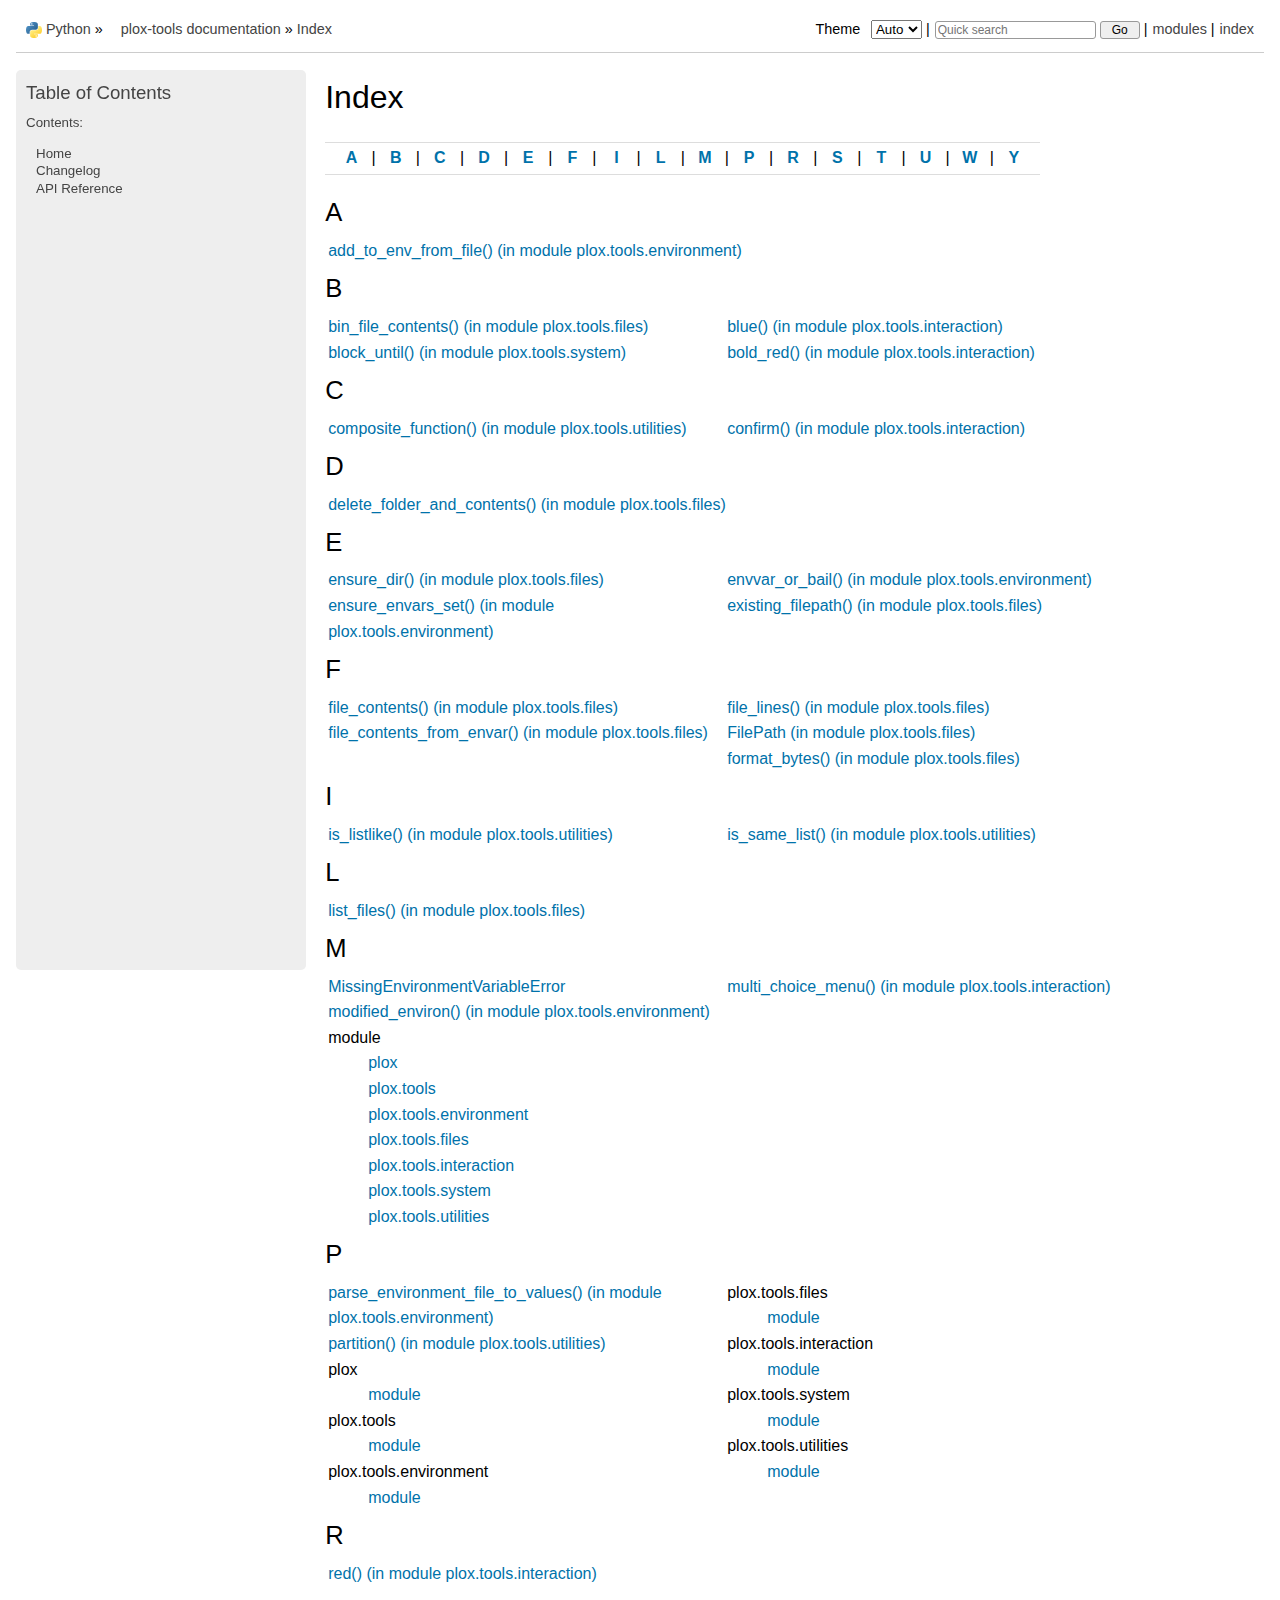
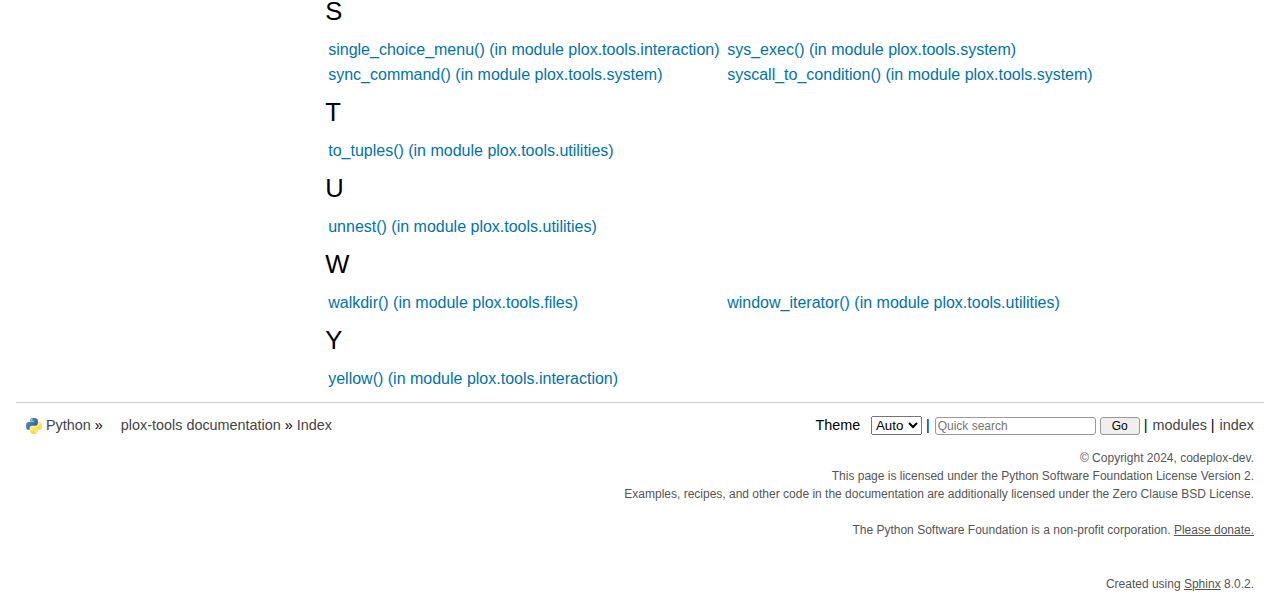
<file: genindex.html>
<!DOCTYPE html>

<html lang="en" data-content_root="./">
  <head>
    <meta charset="utf-8" />
    <meta name="viewport" content="width=device-width, initial-scale=1.0" />
    <title>Index &#8212; plox-tools  documentation</title><meta name="viewport" content="width=device-width, initial-scale=1.0">
    
    <link rel="stylesheet" type="text/css" href="_static/pygments.css?v=80d5e7a1" />
    <link rel="stylesheet" type="text/css" href="_static/pydoctheme.css?v=41b4f12d" />
    <link rel="stylesheet" type="text/css" href="_static/graphviz.css?v=fd3f3429" />
    <link id="pygments_dark_css" media="(prefers-color-scheme: dark)" rel="stylesheet" type="text/css" href="_static/pygments_dark.css?v=b20cc3f5" />
    <link rel="stylesheet" type="text/css" href="_static/custom.css?v=ab55c6b8" />
    
    <script src="_static/documentation_options.js?v=5929fcd5"></script>
    <script src="_static/doctools.js?v=9a2dae69"></script>
    <script src="_static/sphinx_highlight.js?v=dc90522c"></script>
    
    <link rel="index" title="Index" href="#" />
    <link rel="search" title="Search" href="search.html" /><link rel="stylesheet" href="_static/pydoctheme_dark.css" media="(prefers-color-scheme: dark)" id="pydoctheme_dark_css">
    <link rel="shortcut icon" type="image/png" href="_static/py.svg" />
            <script type="text/javascript" src="_static/copybutton.js"></script>
            <script type="text/javascript" src="_static/menu.js"></script>
            <script type="text/javascript" src="_static/search-focus.js"></script>
            <script type="text/javascript" src="_static/themetoggle.js"></script> 
  </head>
<body>
<div class="mobile-nav">
    <input type="checkbox" id="menuToggler" class="toggler__input" aria-controls="navigation"
           aria-pressed="false" aria-expanded="false" role="button" aria-label="Menu" />
    <nav class="nav-content" role="navigation">
        <label for="menuToggler" class="toggler__label">
            <span></span>
        </label>
        <span class="nav-items-wrapper">
            <a href="https://www.python.org/" class="nav-logo">
                <img src="_static/py.svg" alt="Python logo"/>
            </a>
            <span class="version_switcher_placeholder"></span>
            <form role="search" class="search" action="search.html" method="get">
                <svg xmlns="http://www.w3.org/2000/svg" width="20" height="20" viewBox="0 0 24 24" class="search-icon">
                    <path fill-rule="nonzero" fill="currentColor" d="M15.5 14h-.79l-.28-.27a6.5 6.5 0 001.48-5.34c-.47-2.78-2.79-5-5.59-5.34a6.505 6.505 0 00-7.27 7.27c.34 2.8 2.56 5.12 5.34 5.59a6.5 6.5 0 005.34-1.48l.27.28v.79l4.25 4.25c.41.41 1.08.41 1.49 0 .41-.41.41-1.08 0-1.49L15.5 14zm-6 0C7.01 14 5 11.99 5 9.5S7.01 5 9.5 5 14 7.01 14 9.5 11.99 14 9.5 14z"></path>
                </svg>
                <input placeholder="Quick search" aria-label="Quick search" type="search" name="q" />
                <input type="submit" value="Go"/>
            </form>
        </span>
    </nav>
    <div class="menu-wrapper">
        <nav class="menu" role="navigation" aria-label="main navigation">
            <div class="language_switcher_placeholder"></div>
            
<label class="theme-selector-label">
    Theme
    <select class="theme-selector" oninput="activateTheme(this.value)">
        <option value="auto" selected>Auto</option>
        <option value="light">Light</option>
        <option value="dark">Dark</option>
    </select>
</label>
<h3><a href="index.html">Table of Contents</a></h3>
<p class="caption" role="heading"><span class="caption-text">Contents:</span></p>
<ul>
<li class="toctree-l1"><a class="reference internal" href="index.html">Home</a></li>
<li class="toctree-l1"><a class="reference internal" href="changelog.html">Changelog</a></li>
<li class="toctree-l1"><a class="reference internal" href="api/index.html">API Reference</a></li>
</ul>

<search id="searchbox" style="display: none" role="search">
  <h3 id="searchlabel">Quick search</h3>
    <div class="searchformwrapper">
    <form class="search" action="search.html" method="get">
      <input type="text" name="q" aria-labelledby="searchlabel" autocomplete="off" autocorrect="off" autocapitalize="off" spellcheck="false"/>
      <input type="submit" value="Go" />
    </form>
    </div>
</search>
<script>document.getElementById('searchbox').style.display = "block"</script>
        </nav>
    </div>
</div>
  
    <div class="related" role="navigation" aria-label="Related">
      <h3>Navigation</h3>
      <ul>
        <li class="right" style="margin-right: 10px">
          <a href="#" title="General Index"
             accesskey="I">index</a></li>
        <li class="right" >
          <a href="py-modindex.html" title="Python Module Index"
             >modules</a> |</li>
          <li><img src="_static/py.svg" alt="Python logo" style="vertical-align: middle; margin-top: -1px"/></li>
          <li><a href="https://www.python.org/">Python</a> &#187;</li>
          <li class="switchers">
            <div class="language_switcher_placeholder"></div>
            <div class="version_switcher_placeholder"></div>
          </li>
          <li>
              
              <a href="index.html">plox-tools  documentation</a> &#187;
              
          </li>
        <li class="nav-item nav-item-this"><a href="">Index</a></li>
                <li class="right">
                    

    <div class="inline-search" role="search">
        <form class="inline-search" action="search.html" method="get">
          <input placeholder="Quick search" aria-label="Quick search" type="search" name="q" id="search-box" />
          <input type="submit" value="Go" />
        </form>
    </div>
                     |
                </li>
            <li class="right">
<label class="theme-selector-label">
    Theme
    <select class="theme-selector" oninput="activateTheme(this.value)">
        <option value="auto" selected>Auto</option>
        <option value="light">Light</option>
        <option value="dark">Dark</option>
    </select>
</label> |</li>
            
      </ul>
    </div>    

    <div class="document">
      <div class="documentwrapper">
        <div class="bodywrapper">
          <div class="body" role="main">
            

<h1 id="index">Index</h1>

<div class="genindex-jumpbox">
 <a href="#A"><strong>A</strong></a>
 | <a href="#B"><strong>B</strong></a>
 | <a href="#C"><strong>C</strong></a>
 | <a href="#D"><strong>D</strong></a>
 | <a href="#E"><strong>E</strong></a>
 | <a href="#F"><strong>F</strong></a>
 | <a href="#I"><strong>I</strong></a>
 | <a href="#L"><strong>L</strong></a>
 | <a href="#M"><strong>M</strong></a>
 | <a href="#P"><strong>P</strong></a>
 | <a href="#R"><strong>R</strong></a>
 | <a href="#S"><strong>S</strong></a>
 | <a href="#T"><strong>T</strong></a>
 | <a href="#U"><strong>U</strong></a>
 | <a href="#W"><strong>W</strong></a>
 | <a href="#Y"><strong>Y</strong></a>
 
</div>
<h2 id="A">A</h2>
<table style="width: 100%" class="indextable genindextable"><tr>
  <td style="width: 33%; vertical-align: top;"><ul>
      <li><a href="api/plox/tools/environment/index.html#plox.tools.environment.add_to_env_from_file">add_to_env_from_file() (in module plox.tools.environment)</a>
</li>
  </ul></td>
</tr></table>

<h2 id="B">B</h2>
<table style="width: 100%" class="indextable genindextable"><tr>
  <td style="width: 33%; vertical-align: top;"><ul>
      <li><a href="api/plox/tools/files/index.html#plox.tools.files.bin_file_contents">bin_file_contents() (in module plox.tools.files)</a>
</li>
      <li><a href="api/plox/tools/system/index.html#plox.tools.system.block_until">block_until() (in module plox.tools.system)</a>
</li>
  </ul></td>
  <td style="width: 33%; vertical-align: top;"><ul>
      <li><a href="api/plox/tools/interaction/index.html#plox.tools.interaction.blue">blue() (in module plox.tools.interaction)</a>
</li>
      <li><a href="api/plox/tools/interaction/index.html#plox.tools.interaction.bold_red">bold_red() (in module plox.tools.interaction)</a>
</li>
  </ul></td>
</tr></table>

<h2 id="C">C</h2>
<table style="width: 100%" class="indextable genindextable"><tr>
  <td style="width: 33%; vertical-align: top;"><ul>
      <li><a href="api/plox/tools/utilities/index.html#plox.tools.utilities.composite_function">composite_function() (in module plox.tools.utilities)</a>
</li>
  </ul></td>
  <td style="width: 33%; vertical-align: top;"><ul>
      <li><a href="api/plox/tools/interaction/index.html#plox.tools.interaction.confirm">confirm() (in module plox.tools.interaction)</a>
</li>
  </ul></td>
</tr></table>

<h2 id="D">D</h2>
<table style="width: 100%" class="indextable genindextable"><tr>
  <td style="width: 33%; vertical-align: top;"><ul>
      <li><a href="api/plox/tools/files/index.html#plox.tools.files.delete_folder_and_contents">delete_folder_and_contents() (in module plox.tools.files)</a>
</li>
  </ul></td>
</tr></table>

<h2 id="E">E</h2>
<table style="width: 100%" class="indextable genindextable"><tr>
  <td style="width: 33%; vertical-align: top;"><ul>
      <li><a href="api/plox/tools/files/index.html#plox.tools.files.ensure_dir">ensure_dir() (in module plox.tools.files)</a>
</li>
      <li><a href="api/plox/tools/environment/index.html#plox.tools.environment.ensure_envars_set">ensure_envars_set() (in module plox.tools.environment)</a>
</li>
  </ul></td>
  <td style="width: 33%; vertical-align: top;"><ul>
      <li><a href="api/plox/tools/environment/index.html#plox.tools.environment.envvar_or_bail">envvar_or_bail() (in module plox.tools.environment)</a>
</li>
      <li><a href="api/plox/tools/files/index.html#plox.tools.files.existing_filepath">existing_filepath() (in module plox.tools.files)</a>
</li>
  </ul></td>
</tr></table>

<h2 id="F">F</h2>
<table style="width: 100%" class="indextable genindextable"><tr>
  <td style="width: 33%; vertical-align: top;"><ul>
      <li><a href="api/plox/tools/files/index.html#plox.tools.files.file_contents">file_contents() (in module plox.tools.files)</a>
</li>
      <li><a href="api/plox/tools/files/index.html#plox.tools.files.file_contents_from_envar">file_contents_from_envar() (in module plox.tools.files)</a>
</li>
  </ul></td>
  <td style="width: 33%; vertical-align: top;"><ul>
      <li><a href="api/plox/tools/files/index.html#plox.tools.files.file_lines">file_lines() (in module plox.tools.files)</a>
</li>
      <li><a href="api/plox/tools/files/index.html#plox.tools.files.FilePath">FilePath (in module plox.tools.files)</a>
</li>
      <li><a href="api/plox/tools/files/index.html#plox.tools.files.format_bytes">format_bytes() (in module plox.tools.files)</a>
</li>
  </ul></td>
</tr></table>

<h2 id="I">I</h2>
<table style="width: 100%" class="indextable genindextable"><tr>
  <td style="width: 33%; vertical-align: top;"><ul>
      <li><a href="api/plox/tools/utilities/index.html#plox.tools.utilities.is_listlike">is_listlike() (in module plox.tools.utilities)</a>
</li>
  </ul></td>
  <td style="width: 33%; vertical-align: top;"><ul>
      <li><a href="api/plox/tools/utilities/index.html#plox.tools.utilities.is_same_list">is_same_list() (in module plox.tools.utilities)</a>
</li>
  </ul></td>
</tr></table>

<h2 id="L">L</h2>
<table style="width: 100%" class="indextable genindextable"><tr>
  <td style="width: 33%; vertical-align: top;"><ul>
      <li><a href="api/plox/tools/files/index.html#plox.tools.files.list_files">list_files() (in module plox.tools.files)</a>
</li>
  </ul></td>
</tr></table>

<h2 id="M">M</h2>
<table style="width: 100%" class="indextable genindextable"><tr>
  <td style="width: 33%; vertical-align: top;"><ul>
      <li><a href="api/plox/tools/environment/index.html#plox.tools.environment.MissingEnvironmentVariableError">MissingEnvironmentVariableError</a>
</li>
      <li><a href="api/plox/tools/environment/index.html#plox.tools.environment.modified_environ">modified_environ() (in module plox.tools.environment)</a>
</li>
      <li>
    module

      <ul>
        <li><a href="index.html#module-plox">plox</a>
</li>
        <li><a href="api/plox/tools/index.html#module-plox.tools">plox.tools</a>
</li>
        <li><a href="api/plox/tools/environment/index.html#module-plox.tools.environment">plox.tools.environment</a>
</li>
        <li><a href="api/plox/tools/files/index.html#module-plox.tools.files">plox.tools.files</a>
</li>
        <li><a href="api/plox/tools/interaction/index.html#module-plox.tools.interaction">plox.tools.interaction</a>
</li>
        <li><a href="api/plox/tools/system/index.html#module-plox.tools.system">plox.tools.system</a>
</li>
        <li><a href="api/plox/tools/utilities/index.html#module-plox.tools.utilities">plox.tools.utilities</a>
</li>
      </ul></li>
  </ul></td>
  <td style="width: 33%; vertical-align: top;"><ul>
      <li><a href="api/plox/tools/interaction/index.html#plox.tools.interaction.multi_choice_menu">multi_choice_menu() (in module plox.tools.interaction)</a>
</li>
  </ul></td>
</tr></table>

<h2 id="P">P</h2>
<table style="width: 100%" class="indextable genindextable"><tr>
  <td style="width: 33%; vertical-align: top;"><ul>
      <li><a href="api/plox/tools/environment/index.html#plox.tools.environment.parse_environment_file_to_values">parse_environment_file_to_values() (in module plox.tools.environment)</a>
</li>
      <li><a href="api/plox/tools/utilities/index.html#plox.tools.utilities.partition">partition() (in module plox.tools.utilities)</a>
</li>
      <li>
    plox

      <ul>
        <li><a href="index.html#module-plox">module</a>
</li>
      </ul></li>
      <li>
    plox.tools

      <ul>
        <li><a href="api/plox/tools/index.html#module-plox.tools">module</a>
</li>
      </ul></li>
      <li>
    plox.tools.environment

      <ul>
        <li><a href="api/plox/tools/environment/index.html#module-plox.tools.environment">module</a>
</li>
      </ul></li>
  </ul></td>
  <td style="width: 33%; vertical-align: top;"><ul>
      <li>
    plox.tools.files

      <ul>
        <li><a href="api/plox/tools/files/index.html#module-plox.tools.files">module</a>
</li>
      </ul></li>
      <li>
    plox.tools.interaction

      <ul>
        <li><a href="api/plox/tools/interaction/index.html#module-plox.tools.interaction">module</a>
</li>
      </ul></li>
      <li>
    plox.tools.system

      <ul>
        <li><a href="api/plox/tools/system/index.html#module-plox.tools.system">module</a>
</li>
      </ul></li>
      <li>
    plox.tools.utilities

      <ul>
        <li><a href="api/plox/tools/utilities/index.html#module-plox.tools.utilities">module</a>
</li>
      </ul></li>
  </ul></td>
</tr></table>

<h2 id="R">R</h2>
<table style="width: 100%" class="indextable genindextable"><tr>
  <td style="width: 33%; vertical-align: top;"><ul>
      <li><a href="api/plox/tools/interaction/index.html#plox.tools.interaction.red">red() (in module plox.tools.interaction)</a>
</li>
  </ul></td>
</tr></table>

<h2 id="S">S</h2>
<table style="width: 100%" class="indextable genindextable"><tr>
  <td style="width: 33%; vertical-align: top;"><ul>
      <li><a href="api/plox/tools/interaction/index.html#plox.tools.interaction.single_choice_menu">single_choice_menu() (in module plox.tools.interaction)</a>
</li>
      <li><a href="api/plox/tools/system/index.html#plox.tools.system.sync_command">sync_command() (in module plox.tools.system)</a>
</li>
  </ul></td>
  <td style="width: 33%; vertical-align: top;"><ul>
      <li><a href="api/plox/tools/system/index.html#plox.tools.system.sys_exec">sys_exec() (in module plox.tools.system)</a>
</li>
      <li><a href="api/plox/tools/system/index.html#plox.tools.system.syscall_to_condition">syscall_to_condition() (in module plox.tools.system)</a>
</li>
  </ul></td>
</tr></table>

<h2 id="T">T</h2>
<table style="width: 100%" class="indextable genindextable"><tr>
  <td style="width: 33%; vertical-align: top;"><ul>
      <li><a href="api/plox/tools/utilities/index.html#plox.tools.utilities.to_tuples">to_tuples() (in module plox.tools.utilities)</a>
</li>
  </ul></td>
</tr></table>

<h2 id="U">U</h2>
<table style="width: 100%" class="indextable genindextable"><tr>
  <td style="width: 33%; vertical-align: top;"><ul>
      <li><a href="api/plox/tools/utilities/index.html#plox.tools.utilities.unnest">unnest() (in module plox.tools.utilities)</a>
</li>
  </ul></td>
</tr></table>

<h2 id="W">W</h2>
<table style="width: 100%" class="indextable genindextable"><tr>
  <td style="width: 33%; vertical-align: top;"><ul>
      <li><a href="api/plox/tools/files/index.html#plox.tools.files.walkdir">walkdir() (in module plox.tools.files)</a>
</li>
  </ul></td>
  <td style="width: 33%; vertical-align: top;"><ul>
      <li><a href="api/plox/tools/utilities/index.html#plox.tools.utilities.window_iterator">window_iterator() (in module plox.tools.utilities)</a>
</li>
  </ul></td>
</tr></table>

<h2 id="Y">Y</h2>
<table style="width: 100%" class="indextable genindextable"><tr>
  <td style="width: 33%; vertical-align: top;"><ul>
      <li><a href="api/plox/tools/interaction/index.html#plox.tools.interaction.yellow">yellow() (in module plox.tools.interaction)</a>
</li>
  </ul></td>
</tr></table>



            <div class="clearer"></div>
          </div>
        </div>
      </div>
      <div class="sphinxsidebar" role="navigation" aria-label="Main">
        <div class="sphinxsidebarwrapper">
<h3><a href="index.html">Table of Contents</a></h3>
<p class="caption" role="heading"><span class="caption-text">Contents:</span></p>
<ul>
<li class="toctree-l1"><a class="reference internal" href="index.html">Home</a></li>
<li class="toctree-l1"><a class="reference internal" href="changelog.html">Changelog</a></li>
<li class="toctree-l1"><a class="reference internal" href="api/index.html">API Reference</a></li>
</ul>

<search id="searchbox" style="display: none" role="search">
  <h3 id="searchlabel">Quick search</h3>
    <div class="searchformwrapper">
    <form class="search" action="search.html" method="get">
      <input type="text" name="q" aria-labelledby="searchlabel" autocomplete="off" autocorrect="off" autocapitalize="off" spellcheck="false"/>
      <input type="submit" value="Go" />
    </form>
    </div>
</search>
<script>document.getElementById('searchbox').style.display = "block"</script>
        </div>
      </div>
      <div class="clearer"></div>
    </div>  
    <div class="related" role="navigation" aria-label="Related">
      <h3>Navigation</h3>
      <ul>
        <li class="right" style="margin-right: 10px">
          <a href="#" title="General Index"
             >index</a></li>
        <li class="right" >
          <a href="py-modindex.html" title="Python Module Index"
             >modules</a> |</li>
          <li><img src="_static/py.svg" alt="Python logo" style="vertical-align: middle; margin-top: -1px"/></li>
          <li><a href="https://www.python.org/">Python</a> &#187;</li>
          <li class="switchers">
            <div class="language_switcher_placeholder"></div>
            <div class="version_switcher_placeholder"></div>
          </li>
          <li>
              
              <a href="index.html">plox-tools  documentation</a> &#187;
              
          </li>
        <li class="nav-item nav-item-this"><a href="">Index</a></li>
                <li class="right">
                    

    <div class="inline-search" role="search">
        <form class="inline-search" action="search.html" method="get">
          <input placeholder="Quick search" aria-label="Quick search" type="search" name="q" id="search-box" />
          <input type="submit" value="Go" />
        </form>
    </div>
                     |
                </li>
            <li class="right">
<label class="theme-selector-label">
    Theme
    <select class="theme-selector" oninput="activateTheme(this.value)">
        <option value="auto" selected>Auto</option>
        <option value="light">Light</option>
        <option value="dark">Dark</option>
    </select>
</label> |</li>
            
      </ul>
    </div>  
    <div class="footer">
    &copy; 
    Copyright
     2024, codeplox-dev.
    <br />
    This page is licensed under the Python Software Foundation License Version 2.
    <br />
    Examples, recipes, and other code in the documentation are additionally licensed under the Zero Clause BSD License.
    <br />
    
    
    <br />

    The Python Software Foundation is a non-profit corporation.
<a href="https://www.python.org/psf/donations/">Please donate.</a>
<br />
    <br />
    
    <br />

    Created using <a href="https://www.sphinx-doc.org/">Sphinx</a> 8.0.2.
    </div>

  </body>
</html>
</file>
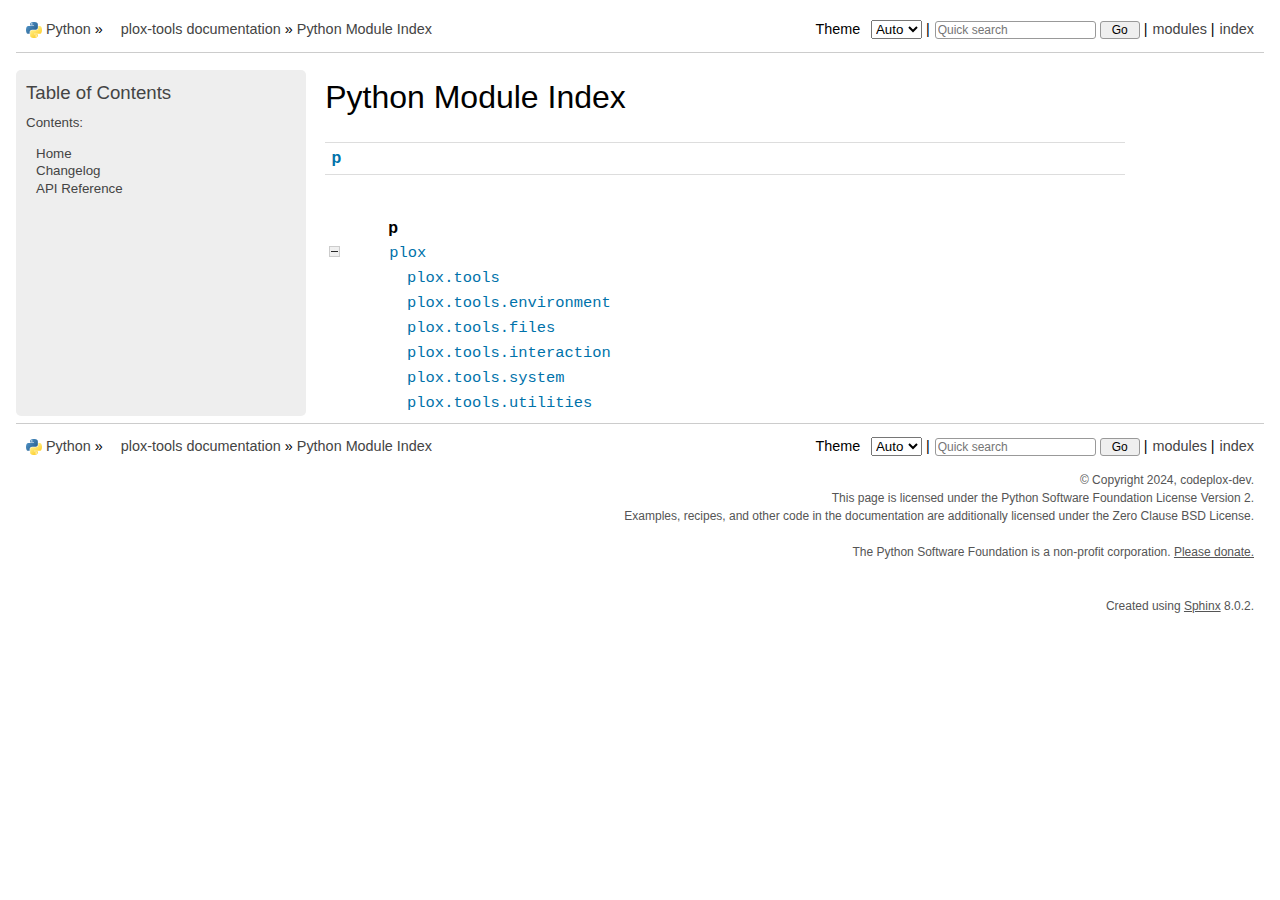
<file: py-modindex.html>
<!DOCTYPE html>

<html lang="en" data-content_root="./">
  <head>
    <meta charset="utf-8" />
    <meta name="viewport" content="width=device-width, initial-scale=1.0" />
    <title>Python Module Index &#8212; plox-tools  documentation</title><meta name="viewport" content="width=device-width, initial-scale=1.0">
    
    <link rel="stylesheet" type="text/css" href="_static/pygments.css?v=80d5e7a1" />
    <link rel="stylesheet" type="text/css" href="_static/pydoctheme.css?v=41b4f12d" />
    <link rel="stylesheet" type="text/css" href="_static/graphviz.css?v=fd3f3429" />
    <link id="pygments_dark_css" media="(prefers-color-scheme: dark)" rel="stylesheet" type="text/css" href="_static/pygments_dark.css?v=b20cc3f5" />
    <link rel="stylesheet" type="text/css" href="_static/custom.css?v=ab55c6b8" />
    
    <script src="_static/documentation_options.js?v=5929fcd5"></script>
    <script src="_static/doctools.js?v=9a2dae69"></script>
    <script src="_static/sphinx_highlight.js?v=dc90522c"></script>
    
    <link rel="index" title="Index" href="genindex.html" />
    <link rel="search" title="Search" href="search.html" />
<link rel="stylesheet" href="_static/pydoctheme_dark.css" media="(prefers-color-scheme: dark)" id="pydoctheme_dark_css">
    <link rel="shortcut icon" type="image/png" href="_static/py.svg" />
            <script type="text/javascript" src="_static/copybutton.js"></script>
            <script type="text/javascript" src="_static/menu.js"></script>
            <script type="text/javascript" src="_static/search-focus.js"></script>
            <script type="text/javascript" src="_static/themetoggle.js"></script> 


  </head>
<body>
<div class="mobile-nav">
    <input type="checkbox" id="menuToggler" class="toggler__input" aria-controls="navigation"
           aria-pressed="false" aria-expanded="false" role="button" aria-label="Menu" />
    <nav class="nav-content" role="navigation">
        <label for="menuToggler" class="toggler__label">
            <span></span>
        </label>
        <span class="nav-items-wrapper">
            <a href="https://www.python.org/" class="nav-logo">
                <img src="_static/py.svg" alt="Python logo"/>
            </a>
            <span class="version_switcher_placeholder"></span>
            <form role="search" class="search" action="search.html" method="get">
                <svg xmlns="http://www.w3.org/2000/svg" width="20" height="20" viewBox="0 0 24 24" class="search-icon">
                    <path fill-rule="nonzero" fill="currentColor" d="M15.5 14h-.79l-.28-.27a6.5 6.5 0 001.48-5.34c-.47-2.78-2.79-5-5.59-5.34a6.505 6.505 0 00-7.27 7.27c.34 2.8 2.56 5.12 5.34 5.59a6.5 6.5 0 005.34-1.48l.27.28v.79l4.25 4.25c.41.41 1.08.41 1.49 0 .41-.41.41-1.08 0-1.49L15.5 14zm-6 0C7.01 14 5 11.99 5 9.5S7.01 5 9.5 5 14 7.01 14 9.5 11.99 14 9.5 14z"></path>
                </svg>
                <input placeholder="Quick search" aria-label="Quick search" type="search" name="q" />
                <input type="submit" value="Go"/>
            </form>
        </span>
    </nav>
    <div class="menu-wrapper">
        <nav class="menu" role="navigation" aria-label="main navigation">
            <div class="language_switcher_placeholder"></div>
            
<label class="theme-selector-label">
    Theme
    <select class="theme-selector" oninput="activateTheme(this.value)">
        <option value="auto" selected>Auto</option>
        <option value="light">Light</option>
        <option value="dark">Dark</option>
    </select>
</label>
<h3><a href="index.html">Table of Contents</a></h3>
<p class="caption" role="heading"><span class="caption-text">Contents:</span></p>
<ul>
<li class="toctree-l1"><a class="reference internal" href="index.html">Home</a></li>
<li class="toctree-l1"><a class="reference internal" href="changelog.html">Changelog</a></li>
<li class="toctree-l1"><a class="reference internal" href="api/index.html">API Reference</a></li>
</ul>

<search id="searchbox" style="display: none" role="search">
  <h3 id="searchlabel">Quick search</h3>
    <div class="searchformwrapper">
    <form class="search" action="search.html" method="get">
      <input type="text" name="q" aria-labelledby="searchlabel" autocomplete="off" autocorrect="off" autocapitalize="off" spellcheck="false"/>
      <input type="submit" value="Go" />
    </form>
    </div>
</search>
<script>document.getElementById('searchbox').style.display = "block"</script>
        </nav>
    </div>
</div>
  
    <div class="related" role="navigation" aria-label="Related">
      <h3>Navigation</h3>
      <ul>
        <li class="right" style="margin-right: 10px">
          <a href="genindex.html" title="General Index"
             accesskey="I">index</a></li>
        <li class="right" >
          <a href="#" title="Python Module Index"
             >modules</a> |</li>
          <li><img src="_static/py.svg" alt="Python logo" style="vertical-align: middle; margin-top: -1px"/></li>
          <li><a href="https://www.python.org/">Python</a> &#187;</li>
          <li class="switchers">
            <div class="language_switcher_placeholder"></div>
            <div class="version_switcher_placeholder"></div>
          </li>
          <li>
              
              <a href="index.html">plox-tools  documentation</a> &#187;
              
          </li>
        <li class="nav-item nav-item-this"><a href="">Python Module Index</a></li>
                <li class="right">
                    

    <div class="inline-search" role="search">
        <form class="inline-search" action="search.html" method="get">
          <input placeholder="Quick search" aria-label="Quick search" type="search" name="q" id="search-box" />
          <input type="submit" value="Go" />
        </form>
    </div>
                     |
                </li>
            <li class="right">
<label class="theme-selector-label">
    Theme
    <select class="theme-selector" oninput="activateTheme(this.value)">
        <option value="auto" selected>Auto</option>
        <option value="light">Light</option>
        <option value="dark">Dark</option>
    </select>
</label> |</li>
            
      </ul>
    </div>    

    <div class="document">
      <div class="documentwrapper">
        <div class="bodywrapper">
          <div class="body" role="main">
            

   <h1>Python Module Index</h1>

   <div class="modindex-jumpbox">
   <a href="#cap-p"><strong>p</strong></a>
   </div>

   <table class="indextable modindextable">
     <tr class="pcap"><td></td><td>&#160;</td><td></td></tr>
     <tr class="cap" id="cap-p"><td></td><td>
       <strong>p</strong></td><td></td></tr>
     <tr>
       <td><img src="_static/minus.png" class="toggler"
              id="toggle-1" style="display: none" alt="-" /></td>
       <td>
       <a href="index.html#module-plox"><code class="xref">plox</code></a></td><td>
       <em></em></td></tr>
     <tr class="cg-1">
       <td></td>
       <td>&#160;&#160;&#160;
       <a href="api/plox/tools/index.html#module-plox.tools"><code class="xref">plox.tools</code></a></td><td>
       <em></em></td></tr>
     <tr class="cg-1">
       <td></td>
       <td>&#160;&#160;&#160;
       <a href="api/plox/tools/environment/index.html#module-plox.tools.environment"><code class="xref">plox.tools.environment</code></a></td><td>
       <em></em></td></tr>
     <tr class="cg-1">
       <td></td>
       <td>&#160;&#160;&#160;
       <a href="api/plox/tools/files/index.html#module-plox.tools.files"><code class="xref">plox.tools.files</code></a></td><td>
       <em></em></td></tr>
     <tr class="cg-1">
       <td></td>
       <td>&#160;&#160;&#160;
       <a href="api/plox/tools/interaction/index.html#module-plox.tools.interaction"><code class="xref">plox.tools.interaction</code></a></td><td>
       <em></em></td></tr>
     <tr class="cg-1">
       <td></td>
       <td>&#160;&#160;&#160;
       <a href="api/plox/tools/system/index.html#module-plox.tools.system"><code class="xref">plox.tools.system</code></a></td><td>
       <em></em></td></tr>
     <tr class="cg-1">
       <td></td>
       <td>&#160;&#160;&#160;
       <a href="api/plox/tools/utilities/index.html#module-plox.tools.utilities"><code class="xref">plox.tools.utilities</code></a></td><td>
       <em></em></td></tr>
   </table>


            <div class="clearer"></div>
          </div>
        </div>
      </div>
      <div class="sphinxsidebar" role="navigation" aria-label="Main">
        <div class="sphinxsidebarwrapper">
<h3><a href="index.html">Table of Contents</a></h3>
<p class="caption" role="heading"><span class="caption-text">Contents:</span></p>
<ul>
<li class="toctree-l1"><a class="reference internal" href="index.html">Home</a></li>
<li class="toctree-l1"><a class="reference internal" href="changelog.html">Changelog</a></li>
<li class="toctree-l1"><a class="reference internal" href="api/index.html">API Reference</a></li>
</ul>

<search id="searchbox" style="display: none" role="search">
  <h3 id="searchlabel">Quick search</h3>
    <div class="searchformwrapper">
    <form class="search" action="search.html" method="get">
      <input type="text" name="q" aria-labelledby="searchlabel" autocomplete="off" autocorrect="off" autocapitalize="off" spellcheck="false"/>
      <input type="submit" value="Go" />
    </form>
    </div>
</search>
<script>document.getElementById('searchbox').style.display = "block"</script>
        </div>
      </div>
      <div class="clearer"></div>
    </div>  
    <div class="related" role="navigation" aria-label="Related">
      <h3>Navigation</h3>
      <ul>
        <li class="right" style="margin-right: 10px">
          <a href="genindex.html" title="General Index"
             >index</a></li>
        <li class="right" >
          <a href="#" title="Python Module Index"
             >modules</a> |</li>
          <li><img src="_static/py.svg" alt="Python logo" style="vertical-align: middle; margin-top: -1px"/></li>
          <li><a href="https://www.python.org/">Python</a> &#187;</li>
          <li class="switchers">
            <div class="language_switcher_placeholder"></div>
            <div class="version_switcher_placeholder"></div>
          </li>
          <li>
              
              <a href="index.html">plox-tools  documentation</a> &#187;
              
          </li>
        <li class="nav-item nav-item-this"><a href="">Python Module Index</a></li>
                <li class="right">
                    

    <div class="inline-search" role="search">
        <form class="inline-search" action="search.html" method="get">
          <input placeholder="Quick search" aria-label="Quick search" type="search" name="q" id="search-box" />
          <input type="submit" value="Go" />
        </form>
    </div>
                     |
                </li>
            <li class="right">
<label class="theme-selector-label">
    Theme
    <select class="theme-selector" oninput="activateTheme(this.value)">
        <option value="auto" selected>Auto</option>
        <option value="light">Light</option>
        <option value="dark">Dark</option>
    </select>
</label> |</li>
            
      </ul>
    </div>  
    <div class="footer">
    &copy; 
    Copyright
     2024, codeplox-dev.
    <br />
    This page is licensed under the Python Software Foundation License Version 2.
    <br />
    Examples, recipes, and other code in the documentation are additionally licensed under the Zero Clause BSD License.
    <br />
    
    
    <br />

    The Python Software Foundation is a non-profit corporation.
<a href="https://www.python.org/psf/donations/">Please donate.</a>
<br />
    <br />
    
    <br />

    Created using <a href="https://www.sphinx-doc.org/">Sphinx</a> 8.0.2.
    </div>

  </body>
</html>
</file>
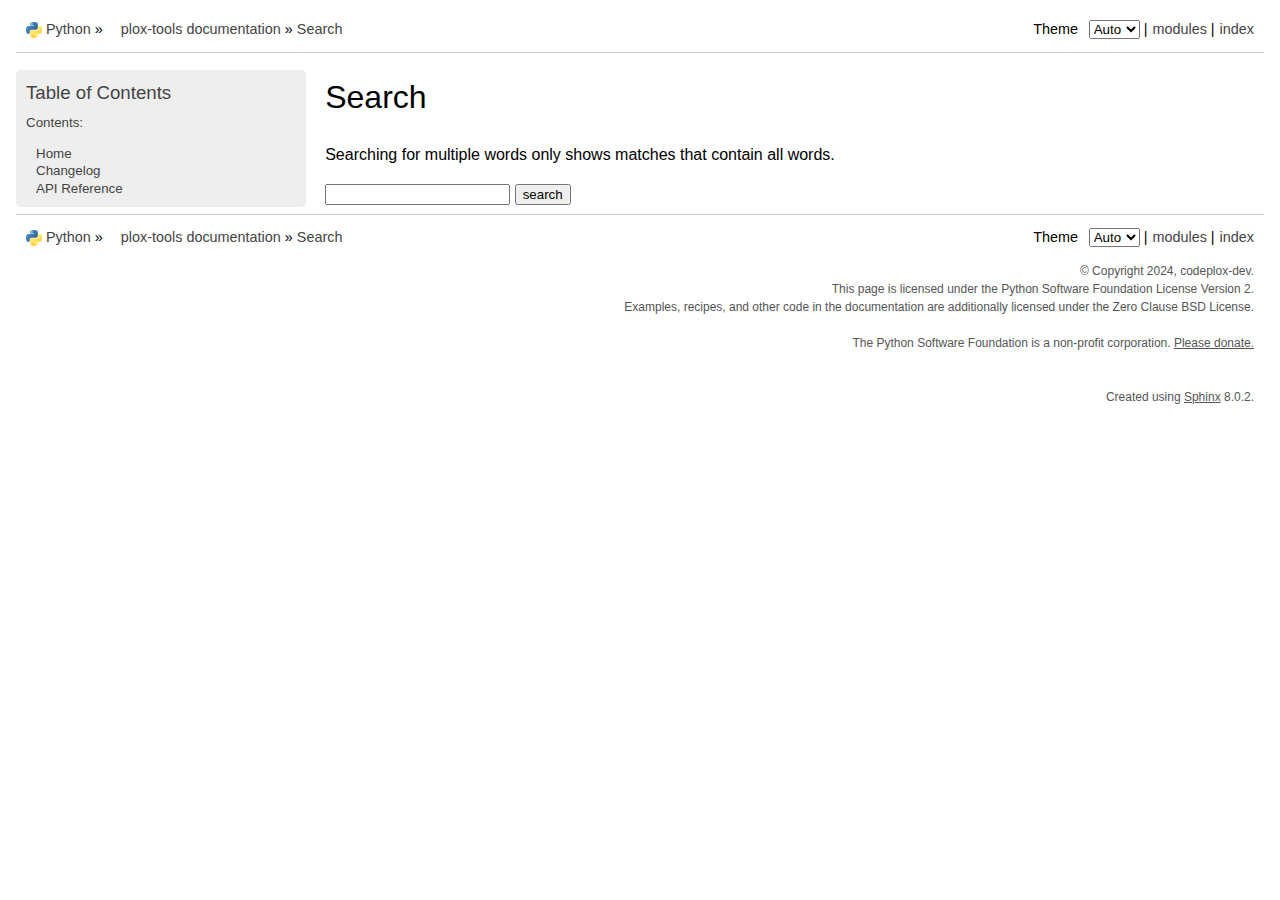
<file: search.html>
<!DOCTYPE html>

<html lang="en" data-content_root="./">
  <head>
    <meta charset="utf-8" />
    <meta name="viewport" content="width=device-width, initial-scale=1.0" />
    <title>Search &#8212; plox-tools  documentation</title><meta name="viewport" content="width=device-width, initial-scale=1.0">
    
    <link rel="stylesheet" type="text/css" href="_static/pygments.css?v=80d5e7a1" />
    <link rel="stylesheet" type="text/css" href="_static/pydoctheme.css?v=41b4f12d" />
    <link rel="stylesheet" type="text/css" href="_static/graphviz.css?v=fd3f3429" />
    <link id="pygments_dark_css" media="(prefers-color-scheme: dark)" rel="stylesheet" type="text/css" href="_static/pygments_dark.css?v=b20cc3f5" />
    <link rel="stylesheet" type="text/css" href="_static/custom.css?v=ab55c6b8" />
    
    
    <script src="_static/documentation_options.js?v=5929fcd5"></script>
    <script src="_static/doctools.js?v=9a2dae69"></script>
    <script src="_static/sphinx_highlight.js?v=dc90522c"></script>
    
    <script src="_static/searchtools.js"></script>
    <script src="_static/language_data.js"></script>
    <link rel="index" title="Index" href="genindex.html" />
    <link rel="search" title="Search" href="#" />
    <script src="searchindex.js" defer="defer"></script>
    <meta name="robots" content="noindex" />
    <link rel="stylesheet" href="_static/pydoctheme_dark.css" media="(prefers-color-scheme: dark)" id="pydoctheme_dark_css">
    <link rel="shortcut icon" type="image/png" href="_static/py.svg" />
            <script type="text/javascript" src="_static/copybutton.js"></script>
            <script type="text/javascript" src="_static/menu.js"></script>
            <script type="text/javascript" src="_static/search-focus.js"></script>
            <script type="text/javascript" src="_static/themetoggle.js"></script> 

  </head>
<body>
<div class="mobile-nav">
    <input type="checkbox" id="menuToggler" class="toggler__input" aria-controls="navigation"
           aria-pressed="false" aria-expanded="false" role="button" aria-label="Menu" />
    <nav class="nav-content" role="navigation">
        <label for="menuToggler" class="toggler__label">
            <span></span>
        </label>
        <span class="nav-items-wrapper">
            <a href="https://www.python.org/" class="nav-logo">
                <img src="_static/py.svg" alt="Python logo"/>
            </a>
            <span class="version_switcher_placeholder"></span>
        </span>
    </nav>
    <div class="menu-wrapper">
        <nav class="menu" role="navigation" aria-label="main navigation">
            <div class="language_switcher_placeholder"></div>
            
<label class="theme-selector-label">
    Theme
    <select class="theme-selector" oninput="activateTheme(this.value)">
        <option value="auto" selected>Auto</option>
        <option value="light">Light</option>
        <option value="dark">Dark</option>
    </select>
</label>
<h3><a href="index.html">Table of Contents</a></h3>
<p class="caption" role="heading"><span class="caption-text">Contents:</span></p>
<ul>
<li class="toctree-l1"><a class="reference internal" href="index.html">Home</a></li>
<li class="toctree-l1"><a class="reference internal" href="changelog.html">Changelog</a></li>
<li class="toctree-l1"><a class="reference internal" href="api/index.html">API Reference</a></li>
</ul>

        </nav>
    </div>
</div>
  
    <div class="related" role="navigation" aria-label="Related">
      <h3>Navigation</h3>
      <ul>
        <li class="right" style="margin-right: 10px">
          <a href="genindex.html" title="General Index"
             accesskey="I">index</a></li>
        <li class="right" >
          <a href="py-modindex.html" title="Python Module Index"
             >modules</a> |</li>
          <li><img src="_static/py.svg" alt="Python logo" style="vertical-align: middle; margin-top: -1px"/></li>
          <li><a href="https://www.python.org/">Python</a> &#187;</li>
          <li class="switchers">
            <div class="language_switcher_placeholder"></div>
            <div class="version_switcher_placeholder"></div>
          </li>
          <li>
              
              <a href="index.html">plox-tools  documentation</a> &#187;
              
          </li>
        <li class="nav-item nav-item-this"><a href="">Search</a></li>
            <li class="right">
<label class="theme-selector-label">
    Theme
    <select class="theme-selector" oninput="activateTheme(this.value)">
        <option value="auto" selected>Auto</option>
        <option value="light">Light</option>
        <option value="dark">Dark</option>
    </select>
</label> |</li>
            
      </ul>
    </div>    

    <div class="document">
      <div class="documentwrapper">
        <div class="bodywrapper">
          <div class="body" role="main">
            
  <h1 id="search-documentation">Search</h1>
  
  <noscript>
  <div class="admonition warning">
  <p>
    Please activate JavaScript to enable the search
    functionality.
  </p>
  </div>
  </noscript>
  
  
  <p>
    Searching for multiple words only shows matches that contain
    all words.
  </p>
  
  
  <form action="" method="get">
    <input type="text" name="q" aria-labelledby="search-documentation" value="" autocomplete="off" autocorrect="off" autocapitalize="off" spellcheck="false"/>
    <input type="submit" value="search" />
    <span id="search-progress" style="padding-left: 10px"></span>
  </form>
  
  
  <div id="search-results"></div>
  

            <div class="clearer"></div>
          </div>
        </div>
      </div>
      <div class="sphinxsidebar" role="navigation" aria-label="Main">
        <div class="sphinxsidebarwrapper">
<h3><a href="index.html">Table of Contents</a></h3>
<p class="caption" role="heading"><span class="caption-text">Contents:</span></p>
<ul>
<li class="toctree-l1"><a class="reference internal" href="index.html">Home</a></li>
<li class="toctree-l1"><a class="reference internal" href="changelog.html">Changelog</a></li>
<li class="toctree-l1"><a class="reference internal" href="api/index.html">API Reference</a></li>
</ul>

        </div>
      </div>
      <div class="clearer"></div>
    </div>  
    <div class="related" role="navigation" aria-label="Related">
      <h3>Navigation</h3>
      <ul>
        <li class="right" style="margin-right: 10px">
          <a href="genindex.html" title="General Index"
             >index</a></li>
        <li class="right" >
          <a href="py-modindex.html" title="Python Module Index"
             >modules</a> |</li>
          <li><img src="_static/py.svg" alt="Python logo" style="vertical-align: middle; margin-top: -1px"/></li>
          <li><a href="https://www.python.org/">Python</a> &#187;</li>
          <li class="switchers">
            <div class="language_switcher_placeholder"></div>
            <div class="version_switcher_placeholder"></div>
          </li>
          <li>
              
              <a href="index.html">plox-tools  documentation</a> &#187;
              
          </li>
        <li class="nav-item nav-item-this"><a href="">Search</a></li>
            <li class="right">
<label class="theme-selector-label">
    Theme
    <select class="theme-selector" oninput="activateTheme(this.value)">
        <option value="auto" selected>Auto</option>
        <option value="light">Light</option>
        <option value="dark">Dark</option>
    </select>
</label> |</li>
            
      </ul>
    </div>  
    <div class="footer">
    &copy; 
    Copyright
     2024, codeplox-dev.
    <br />
    This page is licensed under the Python Software Foundation License Version 2.
    <br />
    Examples, recipes, and other code in the documentation are additionally licensed under the Zero Clause BSD License.
    <br />
    
    
    <br />

    The Python Software Foundation is a non-profit corporation.
<a href="https://www.python.org/psf/donations/">Please donate.</a>
<br />
    <br />
    
    <br />

    Created using <a href="https://www.sphinx-doc.org/">Sphinx</a> 8.0.2.
    </div>

  </body>
</html>
</file>
<file: _static/pygments.css>
pre { line-height: 125%; }
td.linenos .normal { color: inherit; background-color: transparent; padding-left: 5px; padding-right: 5px; }
span.linenos { color: inherit; background-color: transparent; padding-left: 5px; padding-right: 5px; }
td.linenos .special { color: #000000; background-color: #ffffc0; padding-left: 5px; padding-right: 5px; }
span.linenos.special { color: #000000; background-color: #ffffc0; padding-left: 5px; padding-right: 5px; }
.highlight .hll { background-color: #ffffcc }
.highlight { background: #f8f8f8; }
.highlight .c { color: #3D7B7B; font-style: italic } /* Comment */
.highlight .err { border: 1px solid #FF0000 } /* Error */
.highlight .k { color: #008000; font-weight: bold } /* Keyword */
.highlight .o { color: #666666 } /* Operator */
.highlight .ch { color: #3D7B7B; font-style: italic } /* Comment.Hashbang */
.highlight .cm { color: #3D7B7B; font-style: italic } /* Comment.Multiline */
.highlight .cp { color: #9C6500 } /* Comment.Preproc */
.highlight .cpf { color: #3D7B7B; font-style: italic } /* Comment.PreprocFile */
.highlight .c1 { color: #3D7B7B; font-style: italic } /* Comment.Single */
.highlight .cs { color: #3D7B7B; font-style: italic } /* Comment.Special */
.highlight .gd { color: #A00000 } /* Generic.Deleted */
.highlight .ge { font-style: italic } /* Generic.Emph */
.highlight .ges { font-weight: bold; font-style: italic } /* Generic.EmphStrong */
.highlight .gr { color: #E40000 } /* Generic.Error */
.highlight .gh { color: #000080; font-weight: bold } /* Generic.Heading */
.highlight .gi { color: #008400 } /* Generic.Inserted */
.highlight .go { color: #717171 } /* Generic.Output */
.highlight .gp { color: #000080; font-weight: bold } /* Generic.Prompt */
.highlight .gs { font-weight: bold } /* Generic.Strong */
.highlight .gu { color: #800080; font-weight: bold } /* Generic.Subheading */
.highlight .gt { color: #0044DD } /* Generic.Traceback */
.highlight .kc { color: #008000; font-weight: bold } /* Keyword.Constant */
.highlight .kd { color: #008000; font-weight: bold } /* Keyword.Declaration */
.highlight .kn { color: #008000; font-weight: bold } /* Keyword.Namespace */
.highlight .kp { color: #008000 } /* Keyword.Pseudo */
.highlight .kr { color: #008000; font-weight: bold } /* Keyword.Reserved */
.highlight .kt { color: #B00040 } /* Keyword.Type */
.highlight .m { color: #666666 } /* Literal.Number */
.highlight .s { color: #BA2121 } /* Literal.String */
.highlight .na { color: #687822 } /* Name.Attribute */
.highlight .nb { color: #008000 } /* Name.Builtin */
.highlight .nc { color: #0000FF; font-weight: bold } /* Name.Class */
.highlight .no { color: #880000 } /* Name.Constant */
.highlight .nd { color: #AA22FF } /* Name.Decorator */
.highlight .ni { color: #717171; font-weight: bold } /* Name.Entity */
.highlight .ne { color: #CB3F38; font-weight: bold } /* Name.Exception */
.highlight .nf { color: #0000FF } /* Name.Function */
.highlight .nl { color: #767600 } /* Name.Label */
.highlight .nn { color: #0000FF; font-weight: bold } /* Name.Namespace */
.highlight .nt { color: #008000; font-weight: bold } /* Name.Tag */
.highlight .nv { color: #19177C } /* Name.Variable */
.highlight .ow { color: #AA22FF; font-weight: bold } /* Operator.Word */
.highlight .w { color: #bbbbbb } /* Text.Whitespace */
.highlight .mb { color: #666666 } /* Literal.Number.Bin */
.highlight .mf { color: #666666 } /* Literal.Number.Float */
.highlight .mh { color: #666666 } /* Literal.Number.Hex */
.highlight .mi { color: #666666 } /* Literal.Number.Integer */
.highlight .mo { color: #666666 } /* Literal.Number.Oct */
.highlight .sa { color: #BA2121 } /* Literal.String.Affix */
.highlight .sb { color: #BA2121 } /* Literal.String.Backtick */
.highlight .sc { color: #BA2121 } /* Literal.String.Char */
.highlight .dl { color: #BA2121 } /* Literal.String.Delimiter */
.highlight .sd { color: #BA2121; font-style: italic } /* Literal.String.Doc */
.highlight .s2 { color: #BA2121 } /* Literal.String.Double */
.highlight .se { color: #AA5D1F; font-weight: bold } /* Literal.String.Escape */
.highlight .sh { color: #BA2121 } /* Literal.String.Heredoc */
.highlight .si { color: #A45A77; font-weight: bold } /* Literal.String.Interpol */
.highlight .sx { color: #008000 } /* Literal.String.Other */
.highlight .sr { color: #A45A77 } /* Literal.String.Regex */
.highlight .s1 { color: #BA2121 } /* Literal.String.Single */
.highlight .ss { color: #19177C } /* Literal.String.Symbol */
.highlight .bp { color: #008000 } /* Name.Builtin.Pseudo */
.highlight .fm { color: #0000FF } /* Name.Function.Magic */
.highlight .vc { color: #19177C } /* Name.Variable.Class */
.highlight .vg { color: #19177C } /* Name.Variable.Global */
.highlight .vi { color: #19177C } /* Name.Variable.Instance */
.highlight .vm { color: #19177C } /* Name.Variable.Magic */
.highlight .il { color: #666666 } /* Literal.Number.Integer.Long */
</file>
<file: _static/pydoctheme.css>
@import url('classic.css');

/* Common colours */
:root {
    --good-color: rgb(41 100 51);
    --good-border: rgb(79 196 100);
    --middle-color: rgb(133 72 38);
    --middle-border: rgb(244, 227, 76);
    --bad-color: rgb(159 49 51);
    --bad-border: rgb(244, 76, 78);
}

/* unset some styles from the classic stylesheet */
div.document,
div.body,
div.related,
div.body h1,
div.body h2,
div.body h3,
div.body h4,
div.body h5,
div.body h6,
div.sphinxsidebar a,
div.sphinxsidebar p,
div.sphinxsidebar ul,
div.sphinxsidebar h3,
div.sphinxsidebar h3 a,
div.sphinxsidebar h4,
.menu a,
.menu p,
.menu ul,
.menu h3,
.menu h3 a,
.menu h4,
table.docutils td,
table.indextable tr.cap,
pre {
    background-color: inherit;
    color: inherit;
}

/* Add underlines to links */
a[href] {
    text-decoration: underline 1px;
}

/* Increase the underline offset for code to avoid obscuring underscores */
a[href]:has(> code) {
    text-underline-offset: 0.25em;
}

/* No underline for navigation */
a.headerlink,
div.genindex-jumpbox a,
div.modindex-jumpbox a,
div#search-results a,
div.sphinxsidebar a,
div.toctree-wrapper a,
div[role=navigation] a,
table.contentstable a,
table.indextable a {
    text-decoration: none;
}

/* Except when hovered */
div.genindex-jumpbox a:hover,
div.modindex-jumpbox a:hover,
div#search-results a:hover,
div.sphinxsidebar a:hover,
div.toctree-wrapper a:hover,
div[role=navigation] a:hover,
table.contentstable a:hover,
table.indextable a:hover {
    text-decoration: underline;
    text-underline-offset: auto;
}

body {
    margin-left: 1em;
    margin-right: 1em;
}

.mobile-nav,
.menu-wrapper {
    display: none;
}

div.related {
    margin-top: 0.5em;
    margin-bottom: 1.2em;
    padding: 0.5em 0;
    border-width: 1px;
    border-color: #ccc;
}

.mobile-nav + div.related {
    border-bottom-style: solid;
}

.document + div.related {
    border-top-style: solid;
}

div.related a:hover {
    color: #0095c4;
}

.related .switchers {
    display: inline-flex;
}

.switchers > div {
    margin-right: 5px;
}

div.related ul::after {
    content: '';
    clear: both;
    display: block;
}

.inline-search,
form.inline-search input {
    display: inline;
}

form.inline-search input[type='submit'] {
    width: 40px;
}

div.document {
    display: flex;
    /* Don't let long code literals extend beyond the right side of the screen */
    overflow-wrap: break-word;
}

/* Don't let long code literals extend beyond the right side of the screen */
span.pre {
    white-space: unset;
}

div.sphinxsidebar {
    float: none;
    position: sticky;
    top: 0;
    max-height: 100vh;
    color: #444;
    background-color: #eee;
    border-radius: 5px;
    line-height: 130%;
    font-size: smaller;
}

div.sphinxsidebar h3,
div.sphinxsidebar h4 {
    margin-top: 1.5em;
}

div.sphinxsidebarwrapper {
    width: 217px;
    box-sizing: border-box;
    height: 100%;
    overflow-x: hidden;
    overflow-y: auto;
    float: left;
}

div.sphinxsidebarwrapper > h3:first-child {
    margin-top: 0.2em;
}

div.sphinxsidebarwrapper > ul > li > ul > li {
    margin-bottom: 0.4em;
}

div.sphinxsidebar a:hover {
    color: #0095c4;
}

form.inline-search input,
div.sphinxsidebar input,
div.related input {
    font-family: -apple-system, BlinkMacSystemFont, avenir next, avenir, segoe ui, helvetica neue, helvetica, Cantarell, Ubuntu, roboto, noto, arial, sans-serif;
    border: 1px solid #999999;
    font-size: smaller;
    border-radius: 3px;
}

div.sphinxsidebar input[type='text'] {
    max-width: 150px;
}

#sidebarbutton {
    /* Sphinx 4.x and earlier compat */
    height: 100%;
    background-color: #CCCCCC;
    margin-left: 0;
    color: #444444;
    font-size: 1.2em;
    cursor: pointer;
    padding-top: 1px;
    float: right;
    display: table;
    /* after Sphinx 4.x and earlier is dropped, only the below is needed */
    width: 12px;
    border-radius: 0 5px 5px 0;
    border-left: none;
}

#sidebarbutton span {
    /* Sphinx 4.x and earlier compat */
    display: table-cell;
    vertical-align: middle;
}

#sidebarbutton:hover {
    background-color: #AAAAAA;
}

div.body {
    padding: 0 0 0 1.2em;
}

div.body p, div.body dd, div.body li, div.body blockquote {
    text-align: left;
    line-height: 1.6;
}
div.body h1, div.body h2, div.body h3, div.body h4, div.body h5, div.body h6 {
    margin: 0;
    border: 0;
    padding: 0.3em 0;
}

div.body hr {
    border: 0;
    background-color: #ccc;
    height: 1px;
}

div.body pre {
    border-radius: 3px;
    border: 1px solid #ac9;
}

/* Admonitions */
:root {
    --admonition-background: #eee;
    --admonition-border: #ccc;
    --admonition-color: black;
    --attention-background: #bbddff5c;
    --attention-border: #0000ff36;
    --caution-background: #ffc;
    --caution-border: #dd6;
    --danger-background: #ffe4e4;
    --danger-border: red;
    --error-background: #ffe4e4;
    --error-border: red;
    --hint-background: #dfd;
    --hint-border: green;
    --seealso-background: #ffc;
    --seealso-border: #dd6;
    --tip-background: #dfd;
    --tip-border: green;
    --warning-background: #ffe4e4;
    --warning-border: red;
}

div.body div.admonition {
    background-color: var(--admonition-background);
    border: 1px solid var(--admonition-border);
    border-radius: 3px;
    color: var(--admonition-color);
}

div.body div.admonition.attention {
    background-color: var(--attention-background);
    border-color: var(--attention-border);
}

div.body div.admonition.caution {
    background-color: var(--caution-background);
    border-color: var(--caution-border);
}

div.body div.admonition.danger {
    background-color: var(--danger-background);
    border-color: var(--danger-border);
}

div.body div.admonition.error {
    background-color: var(--error-background);
    border-color: var(--error-border);
}

div.body div.admonition.hint {
    background-color: var(--hint-background);
    border-color: var(--hint-border);
}

div.body div.admonition.seealso {
    background-color: var(--seealso-background);
    border-color: var(--seealso-border);
}

div.body div.admonition.tip {
    background-color: var(--tip-background);
    border-color: var(--tip-border);
}

div.body div.admonition.warning {
    background-color: var(--warning-background);
    border-color: var(--warning-border);
}

div.body div.impl-detail {
    border-radius: 3px;
}

div.body div.impl-detail > p {
    margin: 0;
}

div.body a {
    color: #0072aa;
}

div.body a:visited {
    color: #6363bb;
}

div.body a:hover {
    color: #00b0e4;
}

tt, code, pre {
    font-family: Menlo, Consolas, Monaco, Liberation Mono, Lucida Console, monospace;
    font-size: 96.5%;
}

div.body tt,
div.body code {
    border-radius: 3px;
}

div.body tt.descname,
div.body code.descname {
    font-size: 120%;
}

div.body tt.xref,
div.body a tt,
div.body code.xref,
div.body a code {
    font-weight: normal;
}

table.docutils {
    border: 1px solid #ddd;
    min-width: 20%;
    border-radius: 3px;
    margin-top: 10px;
    margin-bottom: 10px;
}

table.docutils td,
table.docutils th {
    border: 1px solid #ddd !important;
    border-radius: 3px;
    padding: 0.3em 0.5em;
}

table p,
table li {
    text-align: left !important;
}

table.docutils th {
    background-color: #eee;
}

table.footnote,
table.footnote td {
    border: 0 !important;
}

div.footer {
    line-height: 150%;
    text-align: right;
    width: auto;
    margin-right: 10px;
}

div.footer a {
    text-underline-offset: auto;
}

div.footer a:hover {
    color: #0095c4;
}

/* C API return value annotations */
:root {
    --refcount: var(--good-color);
    --refcount-return-borrowed-ref: var(--middle-color);
}

.refcount {
    color: var(--refcount);
}

.refcount.return_borrowed_ref {
    color: var(--refcount-return-borrowed-ref)
}

.stableabi {
    color: #229;
}

dl > dt span ~ em,
.sig {
    font-family: Menlo, Consolas, Monaco, Liberation Mono, Lucida Console, monospace;
}

.toctree-wrapper ul {
    padding-left: 20px;
}

.theme-selector {
    margin-left: .5em;
}

div.genindex-jumpbox,
div.genindex-jumpbox > p {
    display: inline-flex;
    flex-wrap: wrap;
}

div.genindex-jumpbox a {
    margin: 0 5px;
    min-width: 30px;
    text-align: center;
}

.copybutton {
    cursor: pointer;
    position: absolute;
    top: 0;
    right: 0;
    font-family: Menlo, Consolas, Monaco, Liberation Mono, Lucida Console, monospace;
    padding-left: 0.2em;
    padding-right: 0.2em;
    border-radius: 0 3px 0 0;
    color: #ac9; /* follows div.body pre */
    border-color: #ac9; /* follows div.body pre */
    border-style: solid; /* follows div.body pre */
    border-width: 1px; /* follows div.body pre */
}

.copybutton[data-hidden='true'] {
    text-decoration: line-through;
}

@media (max-width: 1023px) {
    /* Body layout */
    div.body {
        min-width: 100%;
        padding: 0;
        font-size: 0.875rem;
    }
    div.bodywrapper {
        margin: 0;
    }
    /* Typography */
    div.body h1 {
        font-size: 1.625rem;
    }
    div.body h2 {
        font-size: 1.25rem;
    }
    div.body h3, div.body h4, div.body h5 {
        font-size: 1rem;
    }
    /* Override default styles to make more readable */
    div.body ul {
        padding-inline-start: 1rem;
    }
    div.body blockquote {
        margin-inline-start: 1rem;
        margin-inline-end: 0;
    }
    /* Remove sidebar and top related bar */
    div.related, .sphinxsidebar {
        display: none;
    }
    /* Anchorlinks are not hidden by fixed-positioned navbar when scrolled to */
    html {
        scroll-padding-top: 40px;
    }
    body {
        margin-top: 40px;
    }

    /* Top navigation bar */
    .mobile-nav {
        display: block;
        height: 40px;
        width: 100%;
        position: fixed;
        top: 0;
        left: 0;
        box-shadow: rgba(0, 0, 0, 0.25) 0 0 2px 0;
        z-index: 1;
    }
    .mobile-nav * {
        box-sizing: border-box;
    }
    .nav-content {
        position: absolute;
        z-index: 1;
        height: 40px;
        width: 100%;
        display: flex;
        background-color: white;
    }
    .nav-items-wrapper {
        display: flex;
        flex: auto;
        padding: .25rem;
        align-items: stretch;
    }
    .nav-logo {
        margin-right: 1rem;
        flex-shrink: 0;
        align-self: center;
    }
    .nav-content img {
        display: block;
        width: 20px;
    }
    .version_switcher_placeholder {
        margin-right: 1rem;
    }
    .version_switcher_placeholder > select {
        height: 100%;
    }
    .nav-content .search {
        display: flex;
        flex: auto;
        border: 1px solid #a9a9a9;
        align-items: stretch;
    }
    .nav-content .search input[type=search] {
        border: 0;
        padding-left: 24px;
        width: 100%;
        flex: 1;
    }
    .nav-content .search input[type=submit] {
        height: 100%;
        box-shadow: none;
        border: 0;
        border-left: 1px solid #a9a9a9;
        cursor: pointer;
        margin-right: 0;
    }
    .nav-content .search svg {
        position: absolute;
        align-self: center;
        padding-left: 4px;
    }
    .toggler__input {
        display: none;
    }
    .toggler__label {
        width: 40px;
        cursor: pointer;
        display: flex;
        align-items: center;
        justify-content: center;
        padding: 8px;
        flex-shrink: 0;
    }
    .toggler__label:hover, .toggler__label:focus {
        background-color: rgba(127 127 127 / 50%);
    }
    .toggler__label > span {
        position: relative;
        flex: none;
        height: 2px;
        width: 100%;
        background: currentColor;
        transition: all 400ms ease;
    }
    .toggler__label > span::before,
    .toggler__label > span::after {
        content: '';
        height: 2px;
        width: 100%;
        background: inherit;
        position: absolute;
        left: 0;
        top: -8px;
    }
    .toggler__label > span::after {
        top: 8px;
    }
    .toggler__input:checked ~ nav > .toggler__label span {
        transform: rotate(135deg);
    }
    .toggler__input:checked ~ nav > .toggler__label span::before {
        transform: rotate(90deg);
    }
    .toggler__input:checked ~ nav > .toggler__label span::before,
    .toggler__input:checked ~ nav > .toggler__label span::after {
        top: 0;
    }
    .toggler__input:checked:hover ~ nav > .toggler__label span {
        transform: rotate(315deg);
    }
    .toggler__input:checked ~ .menu-wrapper {
        visibility: visible;
        left: 0;
    }

    /* Sliding side menu */
    .menu-wrapper {
        display: block;
        position: fixed;
        top: 0;
        transition: left 400ms ease;
        left: -310px;
        width: 300px;
        height: 100%;
        background-color: #eee;
        color: #444444;
        box-shadow: 0 0 10px rgba(0, 0, 0, 0.2);
        overflow-y: auto;
    }
    .menu-wrapper.open {
        visibility: visible;
        left: 0;
    }
    .menu {
        padding: 40px 10px 30px 20px;
    }
    .menu-wrapper h3,
    .menu-wrapper h4 {
        margin-bottom: 0;
        font-weight: normal;
    }
    .menu-wrapper h4 {
        font-size: 1.3em;
    }
    .menu-wrapper h3 {
        font-size: 1.4em;
    }
    .menu-wrapper h3 + p,
    .menu-wrapper h4 + p {
        margin-top: 0.5rem;
    }
    .menu a {
        font-size: smaller;
        text-decoration: none;
    }
    .menu ul {
        list-style: none;
        line-height: 1.4;
        overflow-wrap: break-word;
        padding-left: 0;
    }
    .menu ul ul {
        margin-left: 20px;
        list-style: square;
    }
    .menu ul li {
        margin-bottom: 0.5rem;
    }
    .language_switcher_placeholder {
        margin-top: 2rem;
    }
    .language_switcher_placeholder select {
        width: 100%;
    }
    .document {
        position: relative;
        z-index: 0;
    }
    /*Responsive tables*/
    .responsive-table__container {
        width: 100%;
        overflow-x: auto;
    }

    .menu .theme-selector-label {
        margin-top: .5em;
        display: flex;
        width: 100%;
    }

    .menu .theme-selector {
        flex: auto;
    }
}

@media (min-width: 1024px) {
    div.footer {
        margin-top: -2em;
    }
}

/* Version change directives */
:root {
    --versionadded: var(--good-color);
    --versionchanged: var(--middle-color);
    --deprecated: var(--bad-color);

    --versionadded-border: var(--good-border);
    --versionchanged-border: var(--middle-border);
    --deprecated-border: var(--bad-border);
}

div.versionadded,
div.versionchanged,
div.deprecated,
div.deprecated-removed {
    border-left: 3px solid;
    padding: 0 1rem;
}

div.versionadded {
    border-left-color: var(--versionadded-border);
}

div.versionchanged {
    border-left-color: var(--versionchanged-border);
}

div.deprecated,
div.deprecated-removed,
div.versionremoved {
    border-left-color: var(--deprecated-border);
}

div.versionadded .versionmodified {
    color: var(--versionadded);
}

div.versionchanged .versionmodified {
    color: var(--versionchanged);
}

div.deprecated .versionmodified,
div.deprecated-removed .versionmodified,
div.versionremoved .versionmodified {
    color: var(--deprecated);
}
</file>
<file: _static/graphviz.css>
/*
 * graphviz.css
 * ~~~~~~~~~~~~
 *
 * Sphinx stylesheet -- graphviz extension.
 *
 * :copyright: Copyright 2007-2024 by the Sphinx team, see AUTHORS.
 * :license: BSD, see LICENSE for details.
 *
 */

img.graphviz {
    border: 0;
    max-width: 100%;
}

object.graphviz {
    max-width: 100%;
}
</file>
<file: _static/pygments_dark.css>
pre { line-height: 125%; }
td.linenos .normal { color: inherit; background-color: transparent; padding-left: 5px; padding-right: 5px; }
span.linenos { color: inherit; background-color: transparent; padding-left: 5px; padding-right: 5px; }
td.linenos .special { color: #000000; background-color: #ffffc0; padding-left: 5px; padding-right: 5px; }
span.linenos.special { color: #000000; background-color: #ffffc0; padding-left: 5px; padding-right: 5px; }
.highlight .hll { background-color: #49483e }
.highlight { background: #272822; color: #f8f8f2 }
.highlight .c { color: #959077 } /* Comment */
.highlight .err { color: #ed007e; background-color: #1e0010 } /* Error */
.highlight .esc { color: #f8f8f2 } /* Escape */
.highlight .g { color: #f8f8f2 } /* Generic */
.highlight .k { color: #66d9ef } /* Keyword */
.highlight .l { color: #ae81ff } /* Literal */
.highlight .n { color: #f8f8f2 } /* Name */
.highlight .o { color: #ff4689 } /* Operator */
.highlight .x { color: #f8f8f2 } /* Other */
.highlight .p { color: #f8f8f2 } /* Punctuation */
.highlight .ch { color: #959077 } /* Comment.Hashbang */
.highlight .cm { color: #959077 } /* Comment.Multiline */
.highlight .cp { color: #959077 } /* Comment.Preproc */
.highlight .cpf { color: #959077 } /* Comment.PreprocFile */
.highlight .c1 { color: #959077 } /* Comment.Single */
.highlight .cs { color: #959077 } /* Comment.Special */
.highlight .gd { color: #ff4689 } /* Generic.Deleted */
.highlight .ge { color: #f8f8f2; font-style: italic } /* Generic.Emph */
.highlight .ges { color: #f8f8f2; font-weight: bold; font-style: italic } /* Generic.EmphStrong */
.highlight .gr { color: #f8f8f2 } /* Generic.Error */
.highlight .gh { color: #f8f8f2 } /* Generic.Heading */
.highlight .gi { color: #a6e22e } /* Generic.Inserted */
.highlight .go { color: #66d9ef } /* Generic.Output */
.highlight .gp { color: #ff4689; font-weight: bold } /* Generic.Prompt */
.highlight .gs { color: #f8f8f2; font-weight: bold } /* Generic.Strong */
.highlight .gu { color: #959077 } /* Generic.Subheading */
.highlight .gt { color: #f8f8f2 } /* Generic.Traceback */
.highlight .kc { color: #66d9ef } /* Keyword.Constant */
.highlight .kd { color: #66d9ef } /* Keyword.Declaration */
.highlight .kn { color: #ff4689 } /* Keyword.Namespace */
.highlight .kp { color: #66d9ef } /* Keyword.Pseudo */
.highlight .kr { color: #66d9ef } /* Keyword.Reserved */
.highlight .kt { color: #66d9ef } /* Keyword.Type */
.highlight .ld { color: #e6db74 } /* Literal.Date */
.highlight .m { color: #ae81ff } /* Literal.Number */
.highlight .s { color: #e6db74 } /* Literal.String */
.highlight .na { color: #a6e22e } /* Name.Attribute */
.highlight .nb { color: #f8f8f2 } /* Name.Builtin */
.highlight .nc { color: #a6e22e } /* Name.Class */
.highlight .no { color: #66d9ef } /* Name.Constant */
.highlight .nd { color: #a6e22e } /* Name.Decorator */
.highlight .ni { color: #f8f8f2 } /* Name.Entity */
.highlight .ne { color: #a6e22e } /* Name.Exception */
.highlight .nf { color: #a6e22e } /* Name.Function */
.highlight .nl { color: #f8f8f2 } /* Name.Label */
.highlight .nn { color: #f8f8f2 } /* Name.Namespace */
.highlight .nx { color: #a6e22e } /* Name.Other */
.highlight .py { color: #f8f8f2 } /* Name.Property */
.highlight .nt { color: #ff4689 } /* Name.Tag */
.highlight .nv { color: #f8f8f2 } /* Name.Variable */
.highlight .ow { color: #ff4689 } /* Operator.Word */
.highlight .pm { color: #f8f8f2 } /* Punctuation.Marker */
.highlight .w { color: #f8f8f2 } /* Text.Whitespace */
.highlight .mb { color: #ae81ff } /* Literal.Number.Bin */
.highlight .mf { color: #ae81ff } /* Literal.Number.Float */
.highlight .mh { color: #ae81ff } /* Literal.Number.Hex */
.highlight .mi { color: #ae81ff } /* Literal.Number.Integer */
.highlight .mo { color: #ae81ff } /* Literal.Number.Oct */
.highlight .sa { color: #e6db74 } /* Literal.String.Affix */
.highlight .sb { color: #e6db74 } /* Literal.String.Backtick */
.highlight .sc { color: #e6db74 } /* Literal.String.Char */
.highlight .dl { color: #e6db74 } /* Literal.String.Delimiter */
.highlight .sd { color: #e6db74 } /* Literal.String.Doc */
.highlight .s2 { color: #e6db74 } /* Literal.String.Double */
.highlight .se { color: #ae81ff } /* Literal.String.Escape */
.highlight .sh { color: #e6db74 } /* Literal.String.Heredoc */
.highlight .si { color: #e6db74 } /* Literal.String.Interpol */
.highlight .sx { color: #e6db74 } /* Literal.String.Other */
.highlight .sr { color: #e6db74 } /* Literal.String.Regex */
.highlight .s1 { color: #e6db74 } /* Literal.String.Single */
.highlight .ss { color: #e6db74 } /* Literal.String.Symbol */
.highlight .bp { color: #f8f8f2 } /* Name.Builtin.Pseudo */
.highlight .fm { color: #a6e22e } /* Name.Function.Magic */
.highlight .vc { color: #f8f8f2 } /* Name.Variable.Class */
.highlight .vg { color: #f8f8f2 } /* Name.Variable.Global */
.highlight .vi { color: #f8f8f2 } /* Name.Variable.Instance */
.highlight .vm { color: #f8f8f2 } /* Name.Variable.Magic */
.highlight .il { color: #ae81ff } /* Literal.Number.Integer.Long */
</file>
<file: _static/custom.css>
div.sphinxsidebarwrapper { width: 290px; }
div.sphinxsidebar { width: 290px; }
div.bodywrapper {
  margin: 0 0 0 290px;
}
</file>
<file: _static/pydoctheme_dark.css>
/* Common colours */
:root {
    --good-color: rgb(79 196 100);
    --good-border: var(--good-color);
    --middle-color: rgb(244, 227, 76);
    --middle-border: var(--middle-color);
    --bad-color: rgb(244, 76, 78);
    --bad-border: var(--bad-color);
}


/* Browser elements */
:root {
    scrollbar-color: #616161 transparent;
    color-scheme: dark;
}

html,
body {
    background-color: #222;
    color: rgba(255, 255, 255, 0.87);
}

div.related {
    color: rgba(255, 255, 255, 0.7); /* classic overwrite */
    border-color: #424242;
}

/* SIDEBAR */
div.sphinxsidebar, .menu-wrapper {
    background-color: #333;
    color: inherit;
}

#sidebarbutton {
    /* important to overwrite style attribute */
    background-color: #555 !important;
    color: inherit !important;
}

div.sidebar, aside.sidebar {
    background-color: #424242;
    border-color: #616161;
}

/* ANCHORS AND HIGHLIGHTS */
div.body a {
    color: #7af;
}

div.body a:visited {
    color: #09e;
}

a.headerlink:hover {
    background-color: #424242;
}

div.related a {
    color: currentColor;
}

div.footer,
div.footer a {
    color: currentColor; /* classic overwrites */
}

dt:target,
span.highlighted {
    background-color: #616161;
}

.footnote:target {
    background-color: #2c3e50;
}

/* Below for most things in text */

dl.field-list > dt {
    background-color: #434;
}

table.docutils td,
table.docutils th {
    border-color: #616161 !important;
}

table.docutils th {
    background-color: #424242;
}

.stableabi {
    color: #bbf;
}

div.body pre {
    border-color: #616161;
}

code {
    background-color: #424242;
}

div.body div.seealso {
    background-color: rgba(255, 255, 0, 0.1);
}

div.warning {
    background-color: rgba(255, 0, 0, 0.2);
}

.warning code {
    background-color: rgba(255, 0, 0, 0.5);
}

/* Admonitions */
:root {
    --admonition-background: #ffffff1a;
    --admonition-border: currentColor;
    --admonition-color: #ffffffde;
    --attention-background: #ffffff1a;
    --attention-border: currentColor;
    --caution-background: #ffff001a;
    --caution-border: #dd6;
    --danger-background: #f003;
    --danger-border: #f66;
    --error-background: #f003;
    --error-border: #f66;
    --hint-background: #0044117a;
    --hint-border: green;
    --seealso-background: #ffff001a;
    --seealso-border: #dd6;
    --tip-background: #0044117a;
    --tip-border: green;
    --warning-background: #ff000033;
    --warning-border: #ff6666;
}

aside.topic,
div.topic,
div.note,
nav.contents {
    background-color: rgba(255, 255, 255, 0.1);
    border-color: currentColor;
}

.note code {
    background-color: rgba(255, 255, 255, 0.1);
}

.mobile-nav {
    box-shadow: rgba(255, 255, 255, 0.25) 0 0 2px 0;
}

.nav-content {
    background-color: black;
}

img.invert-in-dark-mode {
    filter: invert(1) hue-rotate(.5turn);
}

/* -- object description styles --------------------------------------------- */

/* C++ specific styling */

/* Override Sphinx's basic.css to fix colour contrast */
.sig.c   .k, .sig.c   .kt,
.sig.cpp .k, .sig.cpp .kt {
    color: #5283ff;
}

/* Version change directives */
:root {
    --versionadded: var(--good-color);
    --versionchanged: var(--middle-color);
    --deprecated: var(--bad-color);
}
</file>
